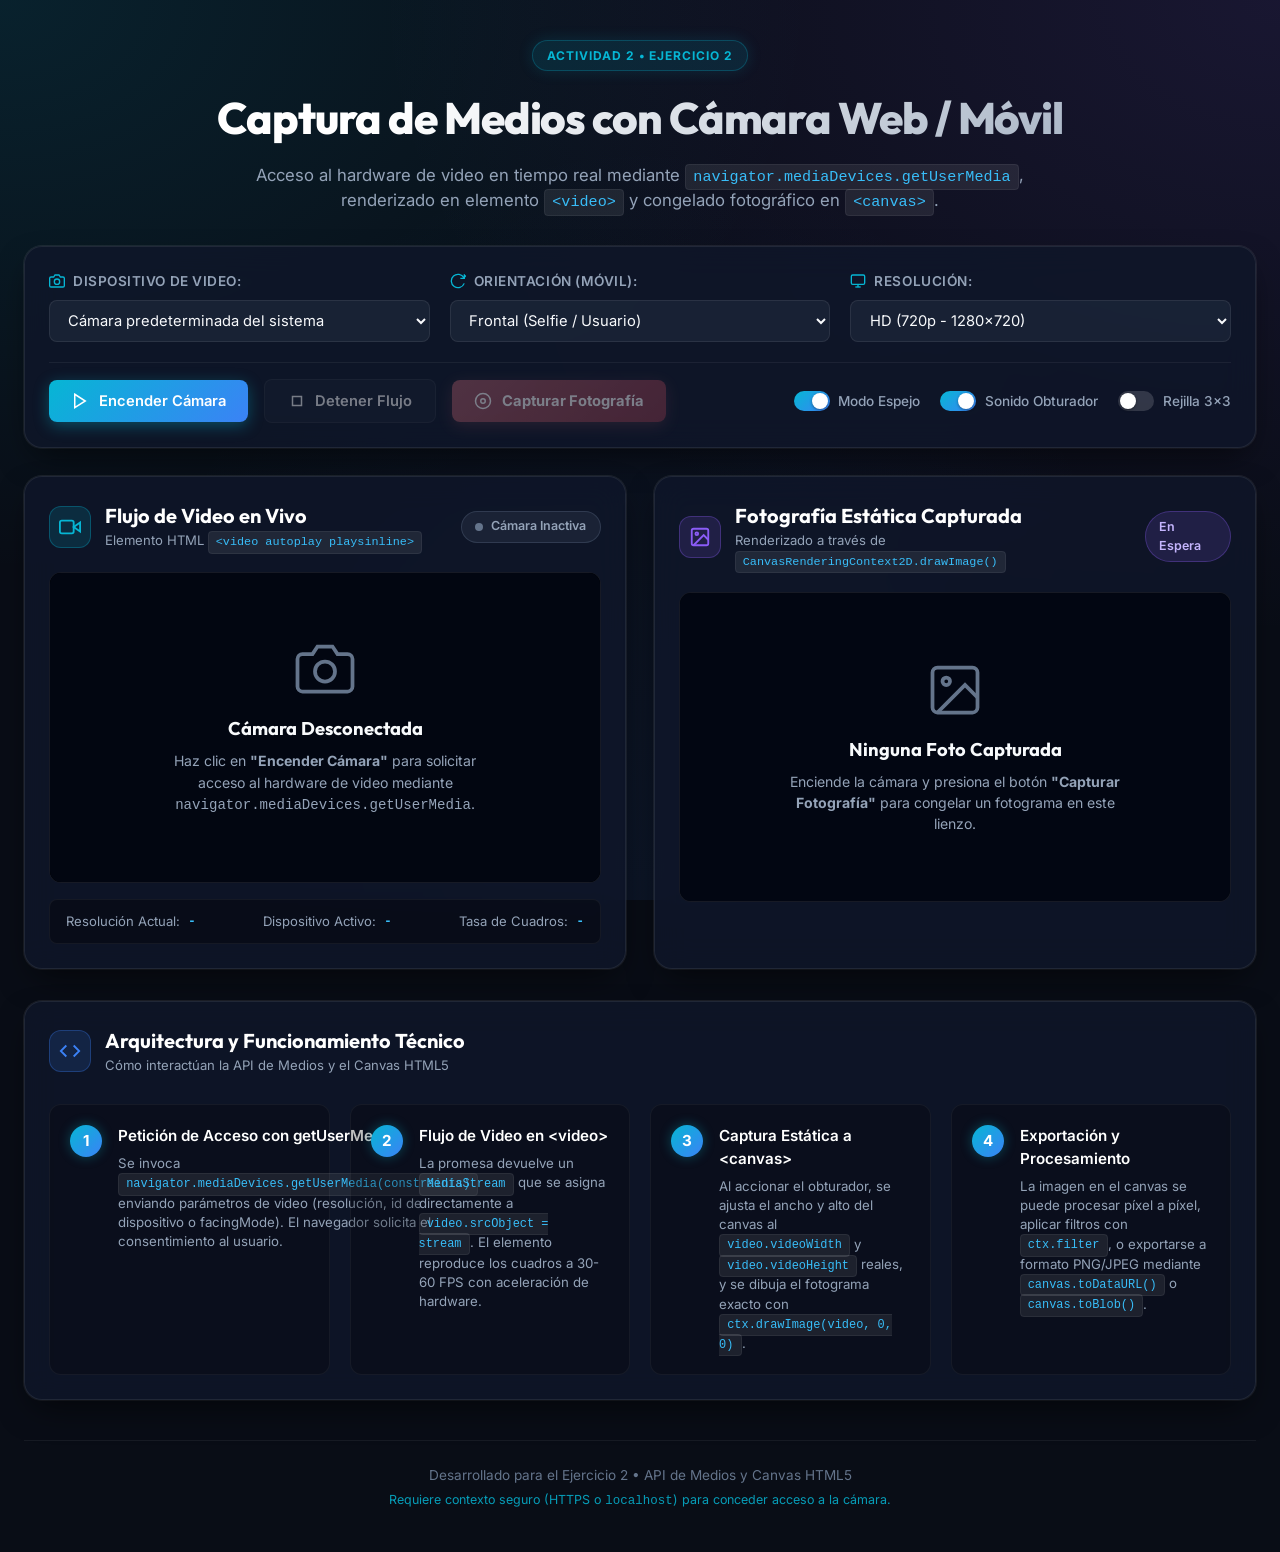
<file: Act.-2/index.html>
<!DOCTYPE html>
<html lang="es">
<head>
  <meta charset="UTF-8">
  <meta name="viewport" content="width=device-width, initial-scale=1.0">
  <title>Ejercicio 2 - Captura de Medios con Cámara Web/Móvil</title>
  <meta name="description" content="Acceso al hardware de video mediante navigator.mediaDevices.getUserMedia, renderizado en video y captura estática a canvas HTML.">
  
  <!-- Google Fonts: Inter & Outfit -->
  <link rel="preconnect" href="https://fonts.googleapis.com">
  <link rel="preconnect" href="https://fonts.gstatic.com" crossorigin>
  <link href="https://fonts.googleapis.com/css2?family=Inter:wght@300;400;500;600;700&family=Outfit:wght@500;600;700;800&display=swap" rel="stylesheet">
  
  <!-- Custom Styles -->
  <link rel="stylesheet" href="style.css">
</head>
<body>
  <!-- Shutter Flash Overlay for Photo Capture -->
  <div id="shutterFlash" class="shutter-flash" aria-hidden="true"></div>

  <div class="app-container">
    <!-- Header -->
    <header class="app-header">
      <div class="badge-tag">Actividad 2 • Ejercicio 2</div>
      <h1>Captura de Medios con Cámara Web / Móvil</h1>
      <p class="subtitle">
        Acceso al hardware de video en tiempo real mediante <code>navigator.mediaDevices.getUserMedia</code>, renderizado en elemento <code>&lt;video&gt;</code> y congelado fotográfico en <code>&lt;canvas&gt;</code>.
      </p>
    </header>

    <!-- Barra de Control y Configuración Rápida -->
    <section class="control-panel-card">
      <div class="panel-row">
        <!-- Selector de Cámara -->
        <div class="control-group">
          <label for="cameraSelect">
            <svg class="icon-sm" viewBox="0 0 24 24" fill="none" stroke="currentColor" stroke-width="2">
              <path d="M23 19a2 2 0 0 1-2 2H3a2 2 0 0 1-2-2V8a2 2 0 0 1 2-2h4l2-3h6l2 3h4a2 2 0 0 1 2 2z"/>
              <circle cx="12" cy="13" r="4"/>
            </svg>
            Dispositivo de Video:
          </label>
          <select id="cameraSelect" class="form-select">
            <option value="">Detectando cámaras disponibles...</option>
          </select>
        </div>

        <!-- Orientación / Facing Mode -->
        <div class="control-group">
          <label for="facingModeSelect">
            <svg class="icon-sm" viewBox="0 0 24 24" fill="none" stroke="currentColor" stroke-width="2">
              <path d="M21.5 2v6h-6M21.34 15.57a10 10 0 1 1-.57-8.38l5.67-5.67"/>
            </svg>
            Orientación (Móvil):
          </label>
          <select id="facingModeSelect" class="form-select">
            <option value="user">Frontal (Selfie / Usuario)</option>
            <option value="environment">Trasera (Ambiente / Principal)</option>
          </select>
        </div>

        <!-- Resolución Deseada -->
        <div class="control-group">
          <label for="resolutionSelect">
            <svg class="icon-sm" viewBox="0 0 24 24" fill="none" stroke="currentColor" stroke-width="2">
              <rect x="2" y="3" width="20" height="14" rx="2" ry="2"/>
              <line x1="8" y1="21" x2="16" y2="21"/>
              <line x1="12" y1="17" x2="12" y2="21"/>
            </svg>
            Resolución:
          </label>
          <select id="resolutionSelect" class="form-select">
            <option value="1920x1080">Full HD (1080p - 1920x1080)</option>
            <option value="1280x720" selected>HD (720p - 1280x720)</option>
            <option value="640x480">Estándar (VGA - 640x480)</option>
          </select>
        </div>
      </div>

      <!-- Botones de Acción Primaria -->
      <div class="action-buttons-row">
        <button id="btnStartCamera" class="btn btn-primary">
          <svg class="btn-icon" viewBox="0 0 24 24" fill="none" stroke="currentColor" stroke-width="2">
            <polygon points="5 3 19 12 5 21 5 3"/>
          </svg>
          Encender Cámara
        </button>

        <button id="btnStopCamera" class="btn btn-outline" disabled>
          <svg class="btn-icon" viewBox="0 0 24 24" fill="none" stroke="currentColor" stroke-width="2">
            <rect x="6" y="6" width="12" height="12"/>
          </svg>
          Detener Flujo
        </button>

        <button id="btnCapturePhoto" class="btn btn-capture" disabled>
          <svg class="btn-icon" viewBox="0 0 24 24" fill="none" stroke="currentColor" stroke-width="2">
            <circle cx="12" cy="12" r="10"/>
            <circle cx="12" cy="12" r="3"/>
          </svg>
          Capturar Fotografía
        </button>

        <div class="toggles-cluster">
          <label class="toggle-control" title="Efecto espejo horizontal para previsualización natural">
            <input type="checkbox" id="toggleMirror" checked>
            <span class="toggle-slider"></span>
            <span class="toggle-label">Modo Espejo</span>
          </label>
          <label class="toggle-control" title="Reproducir sonido de obturador sintético con Web Audio API">
            <input type="checkbox" id="toggleSound" checked>
            <span class="toggle-slider"></span>
            <span class="toggle-label">Sonido Obturador</span>
          </label>
          <label class="toggle-control" title="Muestra guías de encuadre fotográfico (regla de los tercios)">
            <input type="checkbox" id="toggleGrid">
            <span class="toggle-slider"></span>
            <span class="toggle-label">Rejilla 3x3</span>
          </label>
        </div>
      </div>
    </section>

    <!-- Alertas de Estado / Errores -->
    <div id="statusAlert" class="alert-box alert-hidden" role="alert">
      <div class="alert-icon" id="alertIcon"></div>
      <div class="alert-content">
        <strong id="alertTitle">Estado</strong>
        <p id="alertMessage">Mensaje informativo</p>
      </div>
      <button id="alertCloseBtn" class="alert-close" aria-label="Cerrar">&times;</button>
    </div>

    <!-- Grid Principal de Renderizado: Video vs Canvas -->
    <main class="media-display-grid">
      
      <!-- Panel Izquierdo: Flujo en Vivo (<video>) -->
      <section class="card camera-card">
        <div class="card-header">
          <div class="header-left">
            <div class="icon-circle icon-live">
              <svg viewBox="0 0 24 24" fill="none" stroke="currentColor" stroke-width="2">
                <path d="M23 7l-7 5 7 5V7z"/>
                <rect x="1" y="5" width="15" height="14" rx="2" ry="2"/>
              </svg>
            </div>
            <div>
              <h2>Flujo de Video en Vivo</h2>
              <p class="card-desc">Elemento HTML <code>&lt;video autoplay playsinline&gt;</code></p>
            </div>
          </div>
          <div class="stream-pill" id="streamStatusPill">
            <span class="status-indicator-dot" id="streamDot"></span>
            <span id="streamStatusText">Cámara Inactiva</span>
          </div>
        </div>

        <!-- Visor del Video con Overlays -->
        <div class="viewport-wrapper" id="videoViewport">
          <!-- Elemento Video HTML5 -->
          <video id="videoElement" autoplay playsinline muted class="mirrored"></video>

          <!-- Rejilla de Composición Fotográfica (Regla de Tercios) -->
          <div class="viewfinder-grid" id="viewfinderGrid">
            <div class="grid-line vertical line-1"></div>
            <div class="grid-line vertical line-2"></div>
            <div class="grid-line horizontal line-1"></div>
            <div class="grid-line horizontal line-2"></div>
          </div>

          <!-- Marcador Central de Enfoque -->
          <div class="focus-reticle" id="focusReticle">
            <div class="corner top-left"></div>
            <div class="corner top-right"></div>
            <div class="corner bottom-left"></div>
            <div class="corner bottom-right"></div>
            <div class="center-crosshair">+</div>
          </div>

          <!-- Placeholder cuando la cámara está apagada -->
          <div class="viewport-placeholder" id="videoPlaceholder">
            <div class="placeholder-icon">
              <svg viewBox="0 0 24 24" fill="none" stroke="currentColor" stroke-width="1.5">
                <path d="M23 19a2 2 0 0 1-2 2H3a2 2 0 0 1-2-2V8a2 2 0 0 1 2-2h4l2-3h6l2 3h4a2 2 0 0 1 2 2z"/>
                <circle cx="12" cy="13" r="4"/>
              </svg>
            </div>
            <h3>Cámara Desconectada</h3>
            <p>Haz clic en <strong>"Encender Cámara"</strong> para solicitar acceso al hardware de video mediante <code>navigator.mediaDevices.getUserMedia</code>.</p>
          </div>
        </div>

        <!-- Telemetría en Tiempo Real del Flujo -->
        <div class="stream-telemetry">
          <div class="telemetry-item">
            <span class="telemetry-label">Resolución Actual:</span>
            <span class="telemetry-value" id="currentResolution">-</span>
          </div>
          <div class="telemetry-item">
            <span class="telemetry-label">Dispositivo Activo:</span>
            <span class="telemetry-value" id="currentDeviceLabel">-</span>
          </div>
          <div class="telemetry-item">
            <span class="telemetry-label">Tasa de Cuadros:</span>
            <span class="telemetry-value" id="currentFrameRate">-</span>
          </div>
        </div>
      </section>

      <!-- Panel Derecho: Fotografía Capturada (<canvas>) -->
      <section class="card canvas-card">
        <div class="card-header">
          <div class="header-left">
            <div class="icon-circle icon-photo">
              <svg viewBox="0 0 24 24" fill="none" stroke="currentColor" stroke-width="2">
                <rect x="3" y="3" width="18" height="18" rx="2" ry="2"/>
                <circle cx="8.5" cy="8.5" r="1.5"/>
                <polyline points="21 15 16 10 5 21"/>
              </svg>
            </div>
            <div>
              <h2>Fotografía Estática Capturada</h2>
              <p class="card-desc">Renderizado a través de <code>CanvasRenderingContext2D.drawImage()</code></p>
            </div>
          </div>
          <span class="status-pill status-ready" id="photoStatusBadge">
            <span id="photoBadgeText">En Espera</span>
          </span>
        </div>

        <!-- Visor del Canvas -->
        <div class="viewport-wrapper" id="canvasViewport">
          <!-- Elemento Canvas HTML5 -->
          <canvas id="photoCanvas" class="hidden-canvas"></canvas>

          <!-- Placeholder cuando aún no se ha tomado fotografía -->
          <div class="viewport-placeholder" id="canvasPlaceholder">
            <div class="placeholder-icon">
              <svg viewBox="0 0 24 24" fill="none" stroke="currentColor" stroke-width="1.5">
                <rect x="3" y="3" width="18" height="18" rx="2" ry="2"/>
                <circle cx="8.5" cy="8.5" r="1.5"/>
                <path d="m21 15-5-5L5 21"/>
              </svg>
            </div>
            <h3>Ninguna Foto Capturada</h3>
            <p>Enciende la cámara y presiona el botón <strong>"Capturar Fotografía"</strong> para congelar un fotograma en este lienzo.</p>
          </div>
        </div>

        <!-- Filtros Rápidos de Canvas -->
        <div class="filters-panel" id="filtersPanel" style="display: none;">
          <span class="filter-title">Filtros de Procesamiento:</span>
          <div class="filter-chips">
            <button class="filter-chip active" data-filter="none">Original</button>
            <button class="filter-chip" data-filter="grayscale">B & N</button>
            <button class="filter-chip" data-filter="sepia">Sepia</button>
            <button class="filter-chip" data-filter="invert">Invertido</button>
            <button class="filter-chip" data-filter="contrast">Alto Contraste</button>
            <button class="filter-chip" data-filter="cyberpunk">Cyberpunk</button>
          </div>
        </div>

        <!-- Metadatos de la Fotografía -->
        <div class="photo-metadata" id="photoMetadata" style="display: none;">
          <div class="telemetry-item">
            <span class="telemetry-label">Dimensiones Reales:</span>
            <span class="telemetry-value" id="photoDimensions">-</span>
          </div>
          <div class="telemetry-item">
            <span class="telemetry-label">Hora de Toma:</span>
            <span class="telemetry-value" id="photoTimestamp">-</span>
          </div>
          <div class="telemetry-item">
            <span class="telemetry-label">Formato:</span>
            <span class="telemetry-value">PNG (Sin Pérdida)</span>
          </div>
        </div>

        <!-- Acciones sobre la Foto -->
        <div class="photo-actions" id="photoActions" style="display: none;">
          <button id="btnDownloadPhoto" class="btn btn-secondary">
            <svg class="btn-icon" viewBox="0 0 24 24" fill="none" stroke="currentColor" stroke-width="2">
              <path d="M21 15v4a2 2 0 0 1-2 2H5a2 2 0 0 1-2-2v-4"/>
              <polyline points="7 10 12 15 17 10"/>
              <line x1="12" y1="15" x2="12" y2="3"/>
            </svg>
            Descargar Imagen (.png)
          </button>

          <button id="btnCopyPhoto" class="btn btn-outline">
            <svg class="btn-icon" viewBox="0 0 24 24" fill="none" stroke="currentColor" stroke-width="2">
              <rect x="9" y="9" width="13" height="13" rx="2" ry="2"/>
              <path d="M5 15H4a2 2 0 0 1-2-2V4a2 2 0 0 1 2-2h9a2 2 0 0 1 2 2v1"/>
            </svg>
            Copiar al Portapapeles
          </button>

          <button id="btnClearPhoto" class="btn btn-ghost" title="Limpiar captura actual">
            <svg class="btn-icon" viewBox="0 0 24 24" fill="none" stroke="currentColor" stroke-width="2">
              <polyline points="3 6 5 6 21 6"/>
              <path d="M19 6v14a2 2 0 0 1-2 2H7a2 2 0 0 1-2-2V6m3 0V4a2 2 0 0 1 2-2h4a2 2 0 0 1 2 2v2"/>
            </svg>
            Limpiar
          </button>
        </div>
      </section>

    </main>

    <!-- Galería de Capturas de la Sesión -->
    <section class="card gallery-card" id="gallerySection" style="display: none;">
      <div class="card-header">
        <div class="header-left">
          <div class="icon-circle icon-gallery">
            <svg viewBox="0 0 24 24" fill="none" stroke="currentColor" stroke-width="2">
              <rect x="2" y="2" width="20" height="20" rx="5" ry="5"/>
              <path d="M16 11.37A4 4 0 1 1 12.63 8 4 4 0 0 1 16 11.37z"/>
              <line x1="17.5" y1="6.5" x2="17.51" y2="6.5"/>
            </svg>
          </div>
          <div>
            <h2>Galería de la Sesión</h2>
            <p class="card-desc">Historial de tomas capturadas durante la ejecución actual</p>
          </div>
        </div>
        <button id="btnClearGallery" class="btn btn-ghost btn-sm">Limpiar Galería</button>
      </div>

      <div class="gallery-strip" id="galleryStrip">
        <!-- Miniaturas inyectadas dinámicamente con JS -->
      </div>
    </section>

    <!-- Tarjeta de Referencia Técnica y Explicación -->
    <section class="card technical-card">
      <div class="card-header">
        <div class="header-left">
          <div class="icon-circle icon-code">
            <svg viewBox="0 0 24 24" fill="none" stroke="currentColor" stroke-width="2">
              <polyline points="16 18 22 12 16 6"/>
              <polyline points="8 6 2 12 8 18"/>
            </svg>
          </div>
          <div>
            <h2>Arquitectura y Funcionamiento Técnico</h2>
            <p class="card-desc">Cómo interactúan la API de Medios y el Canvas HTML5</p>
          </div>
        </div>
      </div>

      <div class="tech-steps-grid">
        <div class="step-card">
          <div class="step-number">1</div>
          <div class="step-content">
            <h3>Petición de Acceso con getUserMedia</h3>
            <p>Se invoca <code>navigator.mediaDevices.getUserMedia(constraints)</code> enviando parámetros de video (resolución, id de dispositivo o facingMode). El navegador solicita el consentimiento al usuario.</p>
          </div>
        </div>

        <div class="step-card">
          <div class="step-number">2</div>
          <div class="step-content">
            <h3>Flujo de Video en &lt;video&gt;</h3>
            <p>La promesa devuelve un <code>MediaStream</code> que se asigna directamente a <code>video.srcObject = stream</code>. El elemento reproduce los cuadros a 30-60 FPS con aceleración de hardware.</p>
          </div>
        </div>

        <div class="step-card">
          <div class="step-number">3</div>
          <div class="step-content">
            <h3>Captura Estática a &lt;canvas&gt;</h3>
            <p>Al accionar el obturador, se ajusta el ancho y alto del canvas al <code>video.videoWidth</code> y <code>video.videoHeight</code> reales, y se dibuja el fotograma exacto con <code>ctx.drawImage(video, 0, 0)</code>.</p>
          </div>
        </div>

        <div class="step-card">
          <div class="step-number">4</div>
          <div class="step-content">
            <h3>Exportación y Procesamiento</h3>
            <p>La imagen en el canvas se puede procesar píxel a píxel, aplicar filtros con <code>ctx.filter</code>, o exportarse a formato PNG/JPEG mediante <code>canvas.toDataURL()</code> o <code>canvas.toBlob()</code>.</p>
          </div>
        </div>
      </div>
    </section>

    <!-- Footer -->
    <footer class="app-footer">
      <p>Desarrollado para el Ejercicio 2 • API de Medios y Canvas HTML5</p>
      <p class="footer-note">Requiere contexto seguro (HTTPS o <code>localhost</code>) para conceder acceso a la cámara.</p>
    </footer>
  </div>

  <!-- Script Principal -->
  <script src="script.js"></script>
</body>
</html>
</file>
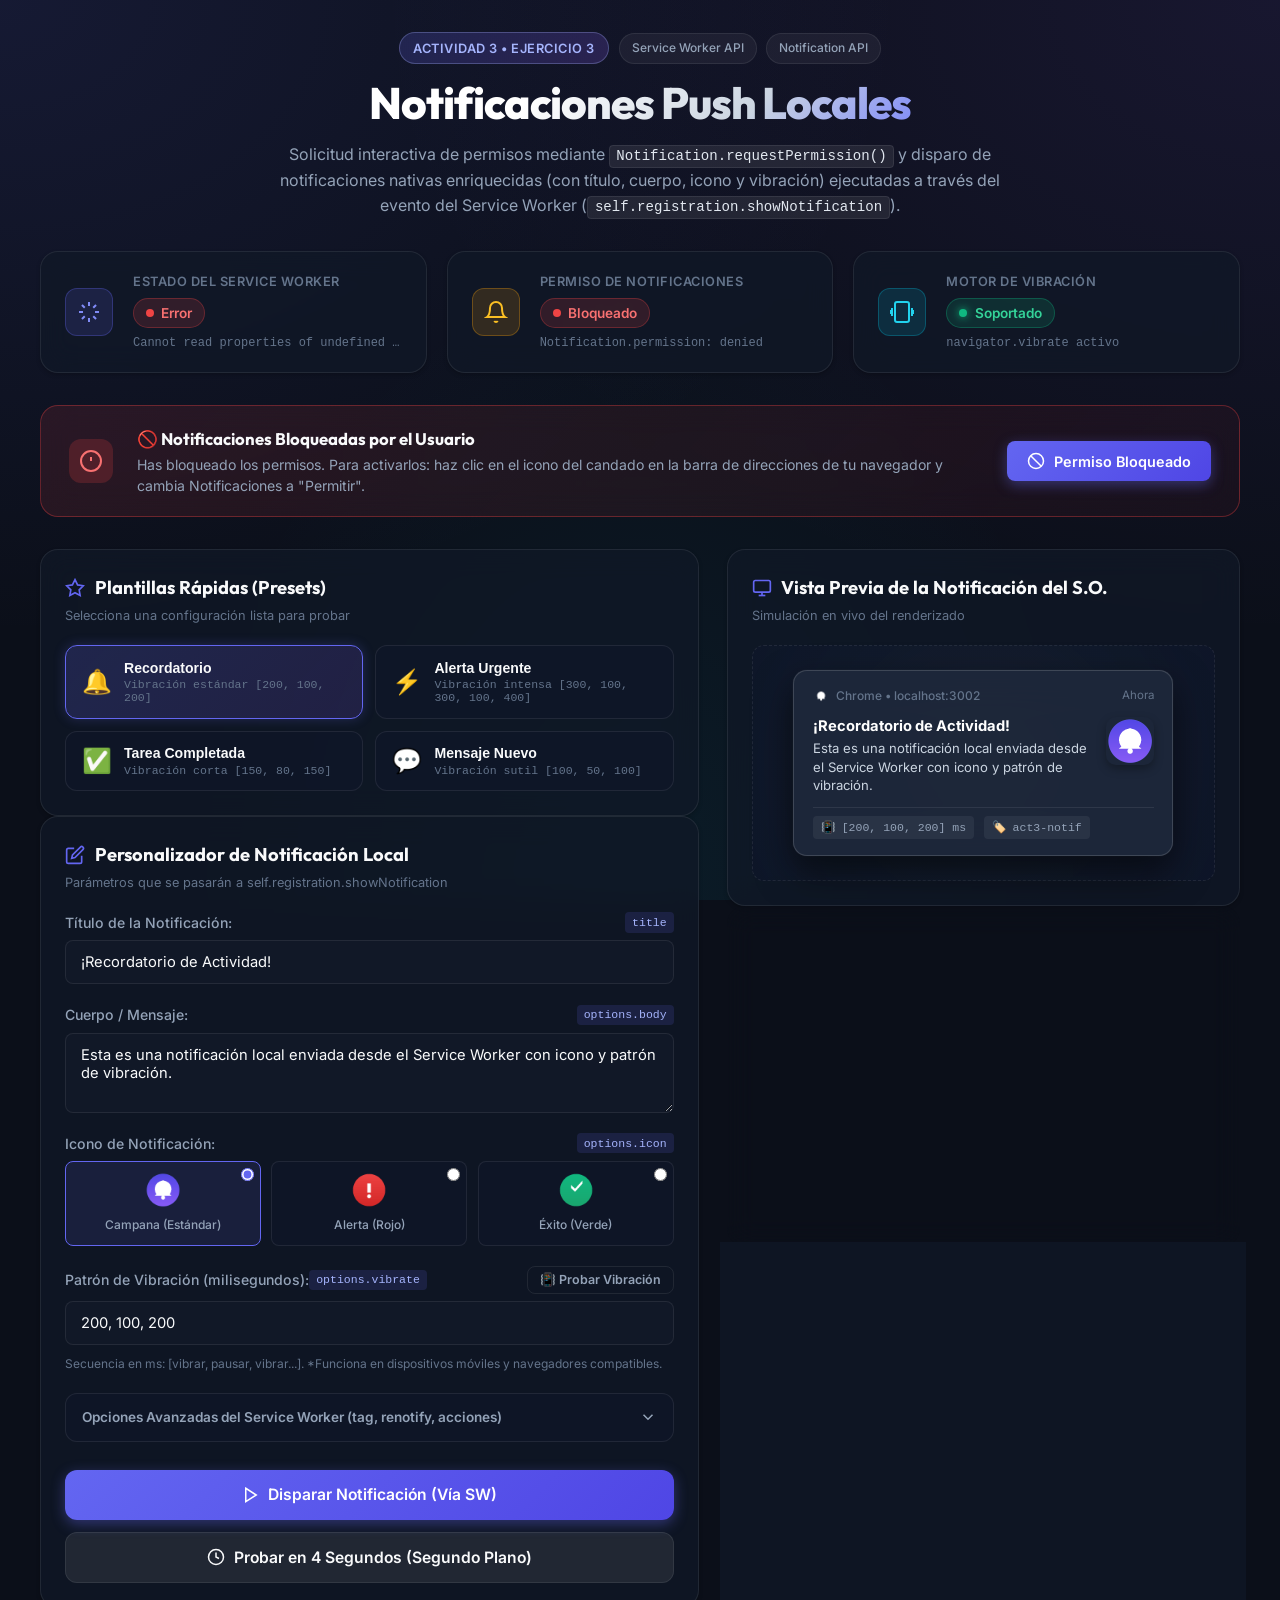
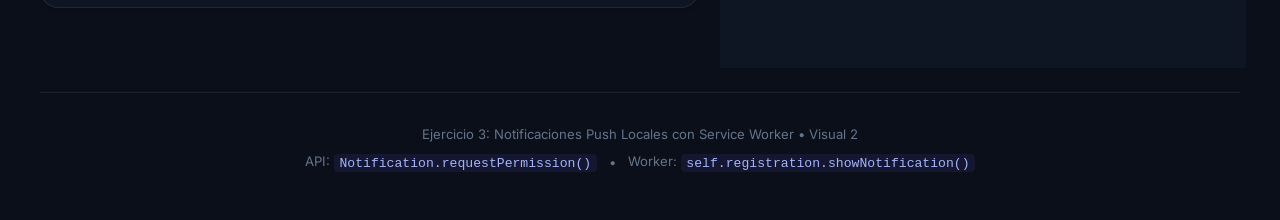
<file: Act.-3/index.html>
<!DOCTYPE html>
<html lang="es">
<head>
  <meta charset="UTF-8">
  <meta name="viewport" content="width=device-width, initial-scale=1.0">
  <title>Ejercicio 3 - Notificaciones Push Locales con Service Worker</title>
  <meta name="description" content="Implementación de notificaciones push locales desde Service Worker con Notification.requestPermission, título, cuerpo, icono y vibración personalizada.">
  
  <!-- Google Fonts: Inter & Outfit -->
  <link rel="preconnect" href="https://fonts.googleapis.com">
  <link rel="preconnect" href="https://fonts.gstatic.com" crossorigin>
  <link href="https://fonts.googleapis.com/css2?family=Inter:wght@300;400;500;600;700&family=Outfit:wght@500;600;700;800&display=swap" rel="stylesheet">
  
  <!-- Estilos Personalizados -->
  <link rel="stylesheet" href="style.css">
</head>
<body>

  <!-- Alerta emergente en toast para eventos en vivo -->
  <div id="toastContainer" class="toast-container" aria-live="polite"></div>

  <div class="app-container">
    
    <!-- Encabezado Principal -->
    <header class="app-header">
      <div class="header-badges">
        <span class="badge-tag">Actividad 3 • Ejercicio 3</span>
        <span class="badge-tech">Service Worker API</span>
        <span class="badge-tech">Notification API</span>
      </div>
      <h1>Notificaciones Push Locales</h1>
      <p class="subtitle">
        Solicitud interactiva de permisos mediante <code>Notification.requestPermission()</code> y disparo de notificaciones nativas enriquecidas (con título, cuerpo, icono y vibración) ejecutadas a través del evento del Service Worker (<code>self.registration.showNotification</code>).
      </p>
    </header>

    <!-- Estado del Sistema y Diagnóstico en Tiempo Real -->
    <section class="status-grid" aria-label="Diagnóstico del Sistema">
      
      <!-- Estado del Service Worker -->
      <div class="status-card" id="swStatusCard">
        <div class="card-icon sw-icon">
          <svg viewBox="0 0 24 24" fill="none" stroke="currentColor" stroke-width="2">
            <path d="M12 2v4M12 18v4M4.93 4.93l2.83 2.83M16.24 16.24l2.83 2.83M2 12h4M18 12h4M4.93 19.07l2.83-2.83M16.24 7.76l2.83-2.83"/>
          </svg>
        </div>
        <div class="card-content">
          <span class="card-label">Estado del Service Worker</span>
          <div class="badge-status-container">
            <span id="swBadge" class="status-pill pill-warning">
              <span class="dot"></span>
              <span id="swStatusText">Verificando...</span>
            </span>
          </div>
          <p id="swDetails" class="status-meta">Scope: Detectando...</p>
        </div>
      </div>

      <!-- Estado de Permisos de Notificación -->
      <div class="status-card" id="permStatusCard">
        <div class="card-icon notif-icon">
          <svg viewBox="0 0 24 24" fill="none" stroke="currentColor" stroke-width="2">
            <path d="M18 8A6 6 0 0 0 6 8c0 7-3 9-3 9h18s-3-2-3-9"/>
            <path d="M13.73 21a2 2 0 0 1-3.46 0"/>
          </svg>
        </div>
        <div class="card-content">
          <span class="card-label">Permiso de Notificaciones</span>
          <div class="badge-status-container">
            <span id="permBadge" class="status-pill pill-neutral">
              <span class="dot"></span>
              <span id="permStatusText">Pendiente</span>
            </span>
          </div>
          <p id="permDetails" class="status-meta">Notification.permission: default</p>
        </div>
      </div>

      <!-- Soporte de Motor de Vibración -->
      <div class="status-card" id="vibStatusCard">
        <div class="card-icon vib-icon">
          <svg viewBox="0 0 24 24" fill="none" stroke="currentColor" stroke-width="2">
            <rect x="5" y="2" width="14" height="20" rx="2" ry="2"/>
            <line x1="12" y1="18" x2="12.01" y2="18"/>
            <path d="M2 8v8M22 8v8M1 10v4M23 10v4"/>
          </svg>
        </div>
        <div class="card-content">
          <span class="card-label">Motor de Vibración</span>
          <div class="badge-status-container">
            <span id="vibBadge" class="status-pill pill-info">
              <span class="dot"></span>
              <span id="vibStatusText">Detectando...</span>
            </span>
          </div>
          <p id="vibDetails" class="status-meta">navigator.vibrate</p>
        </div>
      </div>

    </section>

    <!-- Banner de Permisos / Acción Rápida -->
    <div id="permissionBanner" class="permission-banner banner-warning">
      <div class="banner-icon">
        <svg viewBox="0 0 24 24" fill="none" stroke="currentColor" stroke-width="2">
          <circle cx="12" cy="12" r="10"/>
          <line x1="12" y1="8" x2="12" y2="12"/>
          <line x1="12" y1="16" x2="12.01" y2="16"/>
        </svg>
      </div>
      <div class="banner-body">
        <h4 id="bannerTitle">Permiso de Notificación Requerido</h4>
        <p id="bannerDesc">
          Para que el Service Worker pueda desplegar notificaciones nativas en el sistema operativo, debes otorgar permiso explícito al sitio web.
        </p>
      </div>
      <div class="banner-action">
        <button id="btnRequestPermission" class="btn btn-primary btn-glow">
          <svg viewBox="0 0 24 24" fill="none" stroke="currentColor" stroke-width="2">
            <path d="M18 8A6 6 0 0 0 6 8c0 7-3 9-3 9h18s-3-2-3-9"/>
            <path d="M13.73 21a2 2 0 0 1-3.46 0"/>
          </svg>
          Solicitar Permiso
        </button>
      </div>
    </div>

    <!-- Contenido Principal: Dos Columnas -->
    <main class="main-layout">
      
      <!-- Columna Izquierda: Formulario de Notificación y Presets -->
      <section class="config-section">
        
        <!-- Tarjeta de Plantillas Rápidas -->
        <div class="card preset-card">
          <div class="card-header">
            <h3>
              <svg class="header-icon" viewBox="0 0 24 24" fill="none" stroke="currentColor" stroke-width="2">
                <polygon points="12 2 15.09 8.26 22 9.27 17 14.14 18.18 21.02 12 17.77 5.82 21.02 7 14.14 2 9.27 8.91 8.26 12 2"/>
              </svg>
              Plantillas Rápidas (Presets)
            </h3>
            <span class="header-hint">Selecciona una configuración lista para probar</span>
          </div>

          <div class="presets-grid">
            <button type="button" class="preset-btn active" data-preset="reminder">
              <span class="preset-emoji">🔔</span>
              <div class="preset-info">
                <strong>Recordatorio</strong>
                <small>Vibración estándar [200, 100, 200]</small>
              </div>
            </button>

            <button type="button" class="preset-btn" data-preset="urgent">
              <span class="preset-emoji">⚡</span>
              <div class="preset-info">
                <strong>Alerta Urgente</strong>
                <small>Vibración intensa [300, 100, 300, 100, 400]</small>
              </div>
            </button>

            <button type="button" class="preset-btn" data-preset="task">
              <span class="preset-emoji">✅</span>
              <div class="preset-info">
                <strong>Tarea Completada</strong>
                <small>Vibración corta [150, 80, 150]</small>
              </div>
            </button>

            <button type="button" class="preset-btn" data-preset="message">
              <span class="preset-emoji">💬</span>
              <div class="preset-info">
                <strong>Mensaje Nuevo</strong>
                <small>Vibración sutil [100, 50, 100]</small>
              </div>
            </button>
          </div>
        </div>

        <!-- Tarjeta de Configuración de la Notificación -->
        <div class="card form-card">
          <div class="card-header">
            <h3>
              <svg class="header-icon" viewBox="0 0 24 24" fill="none" stroke="currentColor" stroke-width="2">
                <path d="M11 4H4a2 2 0 0 0-2 2v14a2 2 0 0 0 2 2h14a2 2 0 0 0 2-2v-7"/>
                <path d="M18.5 2.5a2.121 2.121 0 0 1 3 3L12 15l-4 1 1-4 9.5-9.5z"/>
              </svg>
              Personalizador de Notificación Local
            </h3>
            <span class="header-hint">Parámetros que se pasarán a self.registration.showNotification</span>
          </div>

          <form id="notificationForm" class="notification-form" onsubmit="return false;">
            
            <!-- Título -->
            <div class="form-group">
              <label for="notifTitle">
                <span>Título de la Notificación:</span>
                <span class="param-badge">title</span>
              </label>
              <input type="text" id="notifTitle" class="form-input" value="¡Recordatorio de Actividad!" maxlength="60" required placeholder="Ej: Nuevo aviso importante">
            </div>

            <!-- Cuerpo (Body) -->
            <div class="form-group">
              <label for="notifBody">
                <span>Cuerpo / Mensaje:</span>
                <span class="param-badge">options.body</span>
              </label>
              <textarea id="notifBody" class="form-textarea" rows="3" maxlength="200" required placeholder="Describe el contenido de la notificación...">Esta es una notificación local enviada desde el Service Worker con icono y patrón de vibración.</textarea>
            </div>

            <!-- Selector de Icono -->
            <div class="form-group">
              <label>
                <span>Icono de Notificación:</span>
                <span class="param-badge">options.icon</span>
              </label>
              <div class="icon-selector-group">
                <label class="icon-choice">
                  <input type="radio" name="iconOption" value="icons/icon-192.png" checked>
                  <img src="icons/icon-192.png" alt="Icono Campana" class="choice-thumb">
                  <span>Campana (Estándar)</span>
                </label>

                <label class="icon-choice">
                  <input type="radio" name="iconOption" value="icons/urgent.png">
                  <img src="icons/urgent.png" alt="Icono Urgente" class="choice-thumb">
                  <span>Alerta (Rojo)</span>
                </label>

                <label class="icon-choice">
                  <input type="radio" name="iconOption" value="icons/success.png">
                  <img src="icons/success.png" alt="Icono Éxito" class="choice-thumb">
                  <span>Éxito (Verde)</span>
                </label>
              </div>
            </div>

            <!-- Patrón de Vibración -->
            <div class="form-group">
              <div class="vibrate-label-row">
                <label for="notifVibrate">
                  <span>Patrón de Vibración (milisegundos):</span>
                  <span class="param-badge">options.vibrate</span>
                </label>
                <button type="button" id="btnTestHaptics" class="btn btn-sm btn-ghost" title="Prueba el motor de vibración de tu dispositivo">
                  📳 Probar Vibración
                </button>
              </div>
              <input type="text" id="notifVibrate" class="form-input" value="200, 100, 200" placeholder="Ej: 200, 100, 200, 100, 400">
              <span class="field-hint">Secuencia en ms: [vibrar, pausar, vibrar...]. *Funciona en dispositivos móviles y navegadores compatibles.</span>
            </div>

            <!-- Opciones Adicionales / Avanzadas -->
            <details class="advanced-accordion">
              <summary>
                <span>Opciones Avanzadas del Service Worker (tag, renotify, acciones)</span>
                <svg class="chevron-icon" viewBox="0 0 24 24" fill="none" stroke="currentColor" stroke-width="2">
                  <polyline points="6 9 12 15 18 9"/>
                </svg>
              </summary>
              <div class="advanced-content">
                <div class="form-row">
                  <div class="form-group col-6">
                    <label for="notifTag">
                      <span>Tag (Identificador):</span>
                      <span class="param-badge">options.tag</span>
                    </label>
                    <input type="text" id="notifTag" class="form-input" value="act3-notif" placeholder="act3-recordatorio">
                  </div>
                  <div class="form-group col-6">
                    <label for="notifSoundChime">
                      <span>Efecto de Sonido Web Audio:</span>
                    </label>
                    <select id="notifSoundChime" class="form-select">
                      <option value="bell">Sintetizador Campana Suave</option>
                      <option value="chime">Chime Moderno Trino</option>
                      <option value="urgent">Tono de Alerta Doble</option>
                      <option value="none">Silencioso (Solo Sistema)</option>
                    </select>
                  </div>
                </div>

                <div class="checkbox-group">
                  <label class="custom-checkbox">
                    <input type="checkbox" id="notifRenotify" checked>
                    <span class="checkbox-mark"></span>
                    <span><strong>Renotify:</strong> Volver a emitir vibración/sonido si se reemplaza una con el mismo tag.</span>
                  </label>

                  <label class="custom-checkbox">
                    <input type="checkbox" id="notifRequireInteraction">
                    <span class="checkbox-mark"></span>
                    <span><strong>Require Interaction:</strong> Mantener visible hasta que el usuario la descarte o pulse.</span>
                  </label>
                </div>
              </div>
            </details>

            <!-- Acciones Principales de Disparo -->
            <div class="dispatch-actions">
              
              <!-- Botón 1: Disparo Inmediato Vía SW -->
              <button type="button" id="btnDispatchSW" class="btn btn-primary btn-lg">
                <svg viewBox="0 0 24 24" fill="none" stroke="currentColor" stroke-width="2">
                  <polygon points="5 3 19 12 5 21 5 3"/>
                </svg>
                <span>Disparar Notificación (Vía SW)</span>
              </button>

              <!-- Botón 2: Disparo con Temporizador en Segundo Plano -->
              <button type="button" id="btnDispatchDelayed" class="btn btn-secondary btn-lg" title="Espera 4 segundos para que minimices o cambies de pestaña">
                <svg viewBox="0 0 24 24" fill="none" stroke="currentColor" stroke-width="2">
                  <circle cx="12" cy="12" r="10"/>
                  <polyline points="12 6 12 12 16 14"/>
                </svg>
                <span>Probar en 4 Segundos (Segundo Plano)</span>
              </button>

            </div>

          </form>
        </div>

      </section>

      <!-- Columna Derecha: Vista Previa, Explicación y Consola de Eventos -->
      <section class="preview-section">
        
        <!-- Tarjeta: Maqueta en Vivo de la Notificación del Sistema -->
        <div class="card preview-card">
          <div class="card-header">
            <h3>
              <svg class="header-icon" viewBox="0 0 24 24" fill="none" stroke="currentColor" stroke-width="2">
                <rect x="2" y="3" width="20" height="14" rx="2" ry="2"/>
                <line x1="8" y1="21" x2="16" y2="21"/>
                <line x1="12" y1="17" x2="12" y2="21"/>
              </svg>
              Vista Previa de la Notificación del S.O.
            </h3>
            <span class="header-hint">Simulación en vivo del renderizado</span>
          </div>

          <div class="mockup-stage">
            <div class="os-notification-mockup" id="osMockup">
              <div class="mockup-header">
                <div class="mockup-app-info">
                  <img src="icons/badge-72.png" alt="Badge" class="mockup-badge">
                  <span class="mockup-app-name">Chrome • localhost:3002</span>
                </div>
                <span class="mockup-time" id="mockupTime">Ahora</span>
              </div>

              <div class="mockup-content">
                <div class="mockup-texts">
                  <h5 id="mockupTitle" class="mockup-title">¡Recordatorio de Actividad!</h5>
                  <p id="mockupBody" class="mockup-body">Esta es una notificación local enviada desde el Service Worker con icono y patrón de vibración.</p>
                </div>
                <div class="mockup-icon-wrapper">
                  <img id="mockupIcon" src="icons/icon-192.png" alt="Icono Notificación" class="mockup-large-icon">
                </div>
              </div>

              <div class="mockup-footer">
                <span class="vibe-indicator" id="mockupVibeBadge">
                  📳 [200, 100, 200] ms
                </span>
                <span class="tag-indicator" id="mockupTagBadge">
                  🏷️ act3-notif
                </span>
              </div>
            </div>
          </div>
        </div>

        <!-- Tarjeta: Consola de Actividad y Eventos del Service Worker -->
        <div class="card console-card">
          <div class="card-header">
            <div class="console-title-group">
              <h3>
                <svg class="header-icon" viewBox="0 0 24 24" fill="none" stroke="currentColor" stroke-width="2">
                  <polyline points="4 17 10 11 4 5"/>
                  <line x1="12" y1="19" x2="20" y2="19"/>
                </svg>
                Consola de Eventos en Tiempo Real
              </h3>
              <span class="live-dot" title="Escuchando eventos del Service Worker"></span>
            </div>
            <div class="console-tools">
              <button id="btnClearConsole" class="btn btn-sm btn-ghost" title="Limpiar registros">
                Limpiar
              </button>
            </div>
          </div>

          <div class="console-body" id="consoleBody">
            <div class="log-entry log-system">
              <span class="log-time">00:00:00</span>
              <span class="log-tag tag-sys">SISTEMA</span>
              <span class="log-msg">Iniciando aplicación y comprobando soporte de Service Worker y Notification API...</span>
            </div>
          </div>
        </div>

        <!-- Tarjeta Educativa: Código Clave Implementado -->
        <div class="card code-card">
          <div class="card-header">
            <h3>
              <svg class="header-icon" viewBox="0 0 24 24" fill="none" stroke="currentColor" stroke-width="2">
                <polyline points="16 18 22 12 16 6"/>
                <polyline points="8 6 2 12 8 18"/>
              </svg>
              Código Clave del Ejercicio
            </h3>
          </div>

          <div class="code-snippets">
            <div class="snippet-block">
              <span class="snippet-title">1. Solicitud de Permisos (Cliente):</span>
              <pre><code>const permission = await Notification.requestPermission();
if (permission === 'granted') {
  console.log('Permiso concedido para notificar');
}</code></pre>
            </div>

            <div class="snippet-block">
              <span class="snippet-title">2. Disparo en el Service Worker (sw.js):</span>
              <pre><code>self.registration.showNotification(title, {
  body: 'Mensaje de la notificación',
  icon: 'icons/icon-192.png',
  vibrate: [200, 100, 200],
  tag: 'mi-alerta-local'
});</code></pre>
            </div>
          </div>
        </div>

      </section>

    </main>

    <!-- Footer -->
    <footer class="app-footer">
      <p>Ejercicio 3: Notificaciones Push Locales con Service Worker • Visual 2</p>
      <div class="footer-links">
        <span>API: <code>Notification.requestPermission()</code></span>
        <span>•</span>
        <span>Worker: <code>self.registration.showNotification()</code></span>
      </div>
    </footer>

  </div>

  <!-- Script Principal de la Aplicación -->
  <script src="script.js"></script>
</body>
</html>
</file>
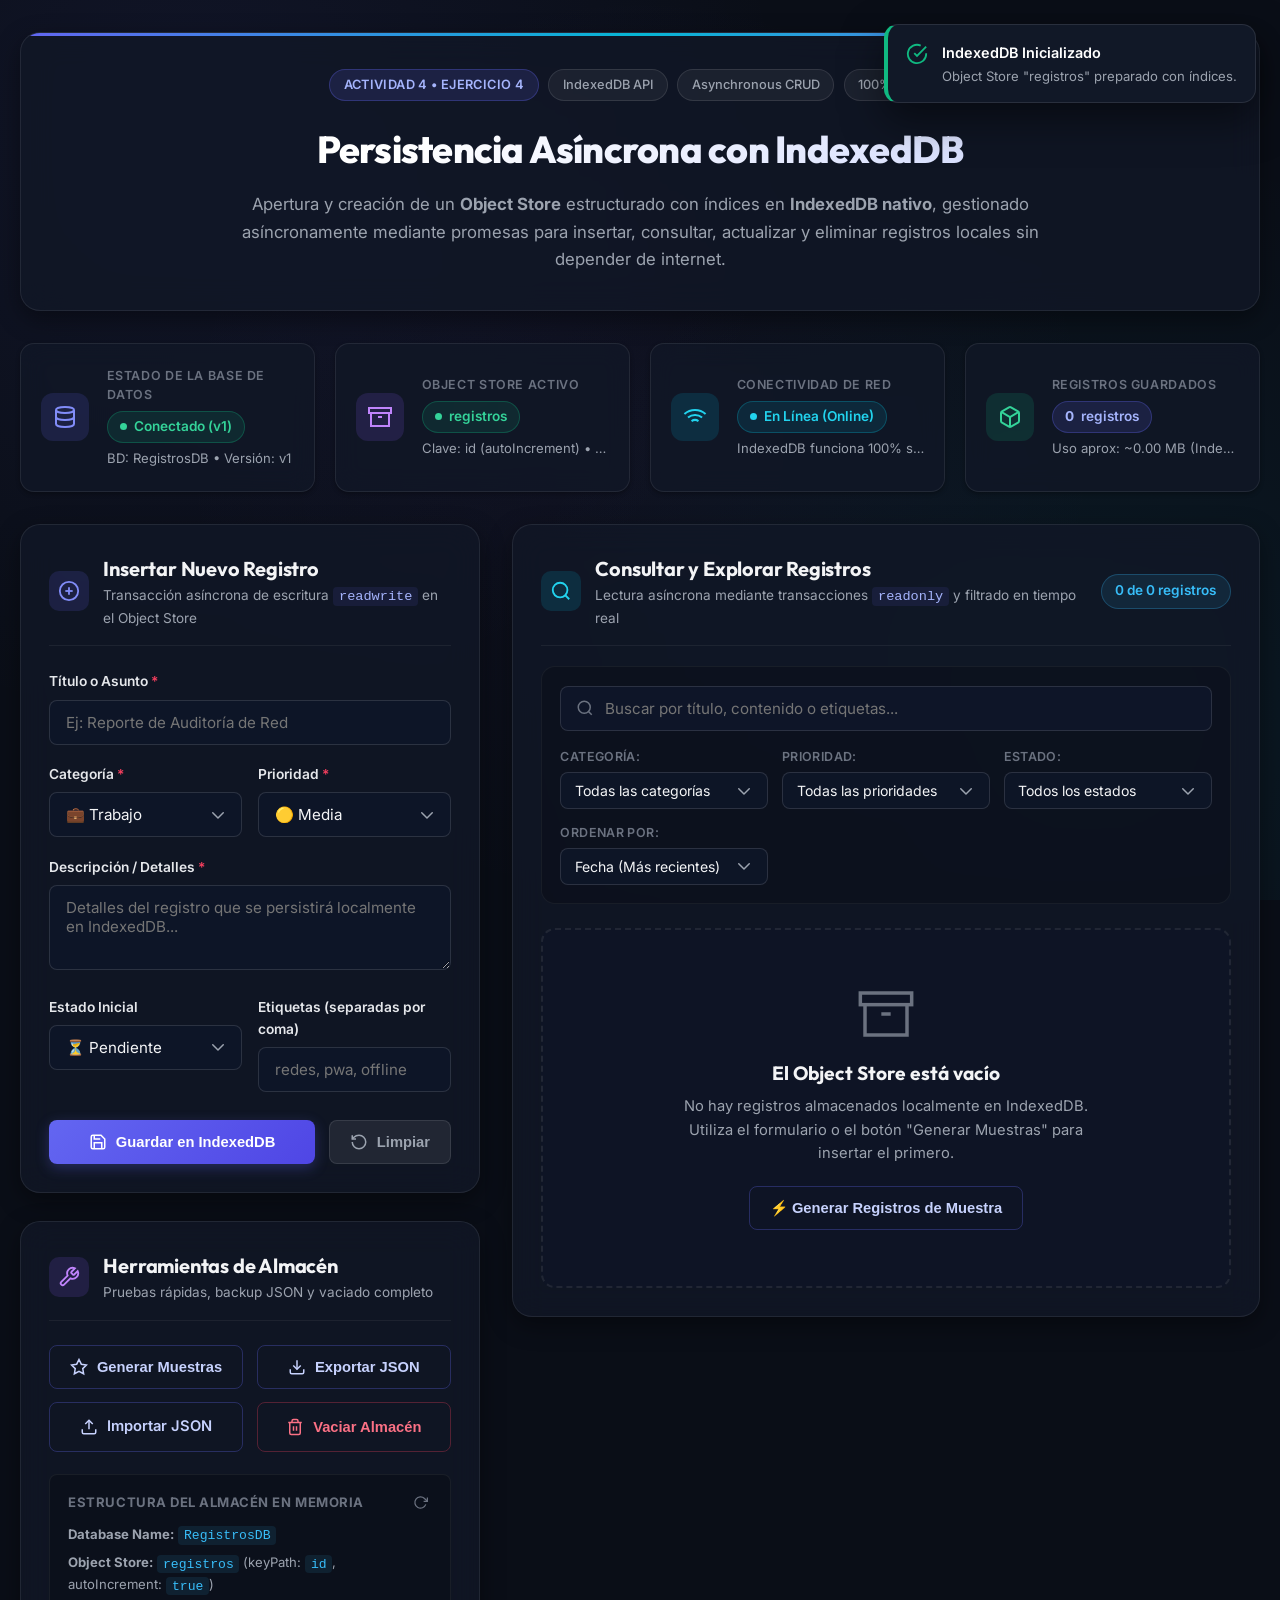
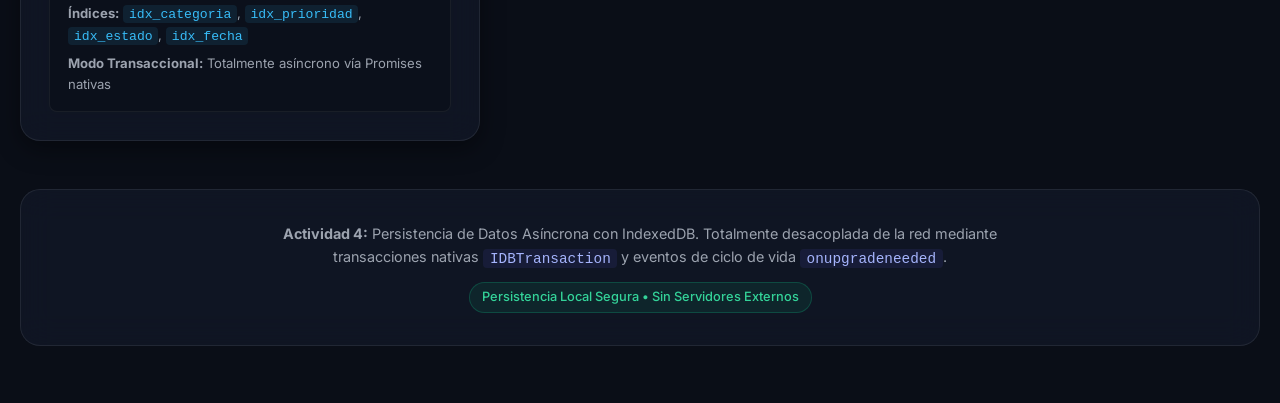
<file: Act.-4/index.html>
<!DOCTYPE html>
<html lang="es">
<head>
  <meta charset="UTF-8">
  <meta name="viewport" content="width=device-width, initial-scale=1.0">
  <title>Ejercicio 4 - Persistencia de Datos Asíncrona con IndexedDB</title>
  <meta name="description" content="Implementación nativa y asíncrona de IndexedDB para almacenamiento local persistente con Object Stores, índices y operaciones CRUD 100% offline.">

  <!-- Google Fonts: Inter & Outfit -->
  <link rel="preconnect" href="https://fonts.googleapis.com">
  <link rel="preconnect" href="https://fonts.gstatic.com" crossorigin>
  <link href="https://fonts.googleapis.com/css2?family=Inter:wght@300;400;500;600;700&family=Outfit:wght@500;600;700;800&display=swap" rel="stylesheet">

  <!-- Estilos Personalizados -->
  <link rel="stylesheet" href="style.css">
</head>
<body>

  <!-- Contenedor para Notificaciones Toast Flotantes -->
  <div id="toastContainer" class="toast-container" aria-live="polite"></div>

  <div class="app-container">

    <!-- Encabezado Principal -->
    <header class="app-header">
      <div class="header-badges">
        <span class="badge-tag">Actividad 4 • Ejercicio 4</span>
        <span class="badge-tech">IndexedDB API</span>
        <span class="badge-tech">Asynchronous CRUD</span>
        <span class="badge-tech">100% Offline</span>
      </div>
      <h1>Persistencia Asíncrona con IndexedDB</h1>
      <p class="subtitle">
        Apertura y creación de un <strong>Object Store</strong> estructurado con índices en <strong>IndexedDB nativo</strong>, gestionado asíncronamente mediante promesas para insertar, consultar, actualizar y eliminar registros locales sin depender de internet.
      </p>
    </header>

    <!-- Barra de Diagnóstico y Estado del Almacenamiento -->
    <section class="status-grid" aria-label="Diagnóstico de IndexedDB y Red">
      
      <!-- Estado de IndexedDB -->
      <div class="status-card" id="dbStatusCard">
        <div class="card-icon db-icon">
          <svg viewBox="0 0 24 24" fill="none" stroke="currentColor" stroke-width="2">
            <ellipse cx="12" cy="5" rx="9" ry="3"/>
            <path d="M21 12c0 1.66-4 3-9 3s-9-1.34-9-3"/>
            <path d="M3 5v14c0 1.66 4 3 9 3s9-1.34 9-3V5"/>
          </svg>
        </div>
        <div class="card-content">
          <span class="card-label">Estado de la Base de Datos</span>
          <div class="badge-status-container">
            <span id="dbBadge" class="status-pill pill-warning">
              <span class="dot"></span>
              <span id="dbStatusText">Conectando...</span>
            </span>
          </div>
          <p id="dbDetails" class="status-meta">BD: RegistrosDB • Versión: v1</p>
        </div>
      </div>

      <!-- Estado del Almacén (Object Store) -->
      <div class="status-card" id="storeStatusCard">
        <div class="card-icon store-icon">
          <svg viewBox="0 0 24 24" fill="none" stroke="currentColor" stroke-width="2">
            <polyline points="21 8 21 21 3 21 3 8"/>
            <rect x="1" y="3" width="22" height="5"/>
            <line x1="10" y1="12" x2="14" y2="12"/>
          </svg>
        </div>
        <div class="card-content">
          <span class="card-label">Object Store Activo</span>
          <div class="badge-status-container">
            <span id="storeBadge" class="status-pill pill-success">
              <span class="dot"></span>
              <span id="storeNameText">registros</span>
            </span>
          </div>
          <p id="storeDetails" class="status-meta">Clave: id (autoIncrement) • 4 Índices</p>
        </div>
      </div>

      <!-- Estado de Conectividad (Demostración Offline) -->
      <div class="status-card" id="netStatusCard">
        <div class="card-icon net-icon">
          <svg id="netIconSvg" viewBox="0 0 24 24" fill="none" stroke="currentColor" stroke-width="2">
            <path d="M5 12.55a11 11 0 0 1 14.08 0"/>
            <path d="M1.42 9a16 16 0 0 1 21.16 0"/>
            <path d="M8.53 16.11a6 6 0 0 1 6.95 0"/>
            <line x1="12" y1="20" x2="12.01" y2="20"/>
          </svg>
        </div>
        <div class="card-content">
          <span class="card-label">Conectividad de Red</span>
          <div class="badge-status-container">
            <span id="netBadge" class="status-pill pill-info">
              <span class="dot"></span>
              <span id="netStatusText">Verificando...</span>
            </span>
          </div>
          <p id="netDetails" class="status-meta">IndexedDB funciona 100% sin internet</p>
        </div>
      </div>

      <!-- Métricas / Capacidad -->
      <div class="status-card" id="metricsStatusCard">
        <div class="card-icon metrics-icon">
          <svg viewBox="0 0 24 24" fill="none" stroke="currentColor" stroke-width="2">
            <path d="M21 16V8a2 2 0 0 0-1-1.73l-7-4a2 2 0 0 0-2 0l-7 4A2 2 0 0 0 3 8v8a2 2 0 0 0 1 1.73l7 4a2 2 0 0 0 2 0l7-4A2 2 0 0 0 21 16z"/>
            <polyline points="3.27 6.96 12 12.01 20.73 6.96"/>
            <line x1="12" y1="22.08" x2="12" y2="12"/>
          </svg>
        </div>
        <div class="card-content">
          <span class="card-label">Registros Guardados</span>
          <div class="badge-status-container">
            <span id="recordsCountBadge" class="status-pill pill-primary">
              <strong id="totalRecordsCount">0</strong> registros
            </span>
          </div>
          <p id="storageDetails" class="status-meta">Espacio en disco: Calculando...</p>
        </div>
      </div>

    </section>

    <!-- Grid Principal de la Aplicación -->
    <main class="main-layout">

      <!-- COLUMNA IZQUIERDA: Formulario de Inserción y Herramientas -->
      <section class="left-panel">
        
        <!-- Tarjeta de Inserción -->
        <article class="panel-card insert-card">
          <div class="panel-header">
            <div class="panel-title-group">
              <span class="panel-icon add-icon">
                <svg viewBox="0 0 24 24" fill="none" stroke="currentColor" stroke-width="2">
                  <circle cx="12" cy="12" r="10"/>
                  <line x1="12" y1="8" x2="12" y2="16"/>
                  <line x1="8" y1="12" x2="16" y2="12"/>
                </svg>
              </span>
              <div>
                <h2>Insertar Nuevo Registro</h2>
                <p class="panel-desc">Transacción asíncrona de escritura <code>readwrite</code> en el Object Store</p>
              </div>
            </div>
          </div>

          <form id="recordForm" class="record-form">
            
            <!-- Campo Título -->
            <div class="form-group">
              <label for="tituloInput">Título o Asunto <span class="required">*</span></label>
              <div class="input-wrapper">
                <input 
                  type="text" 
                  id="tituloInput" 
                  name="titulo" 
                  placeholder="Ej: Reporte de Auditoría de Red" 
                  required 
                  maxlength="100"
                  autocomplete="off"
                >
              </div>
            </div>

            <!-- Fila Categoría y Prioridad -->
            <div class="form-row-2">
              <div class="form-group">
                <label for="categoriaSelect">Categoría <span class="required">*</span></label>
                <div class="select-wrapper">
                  <select id="categoriaSelect" name="categoria" required>
                    <option value="Trabajo">💼 Trabajo</option>
                    <option value="Estudio">📚 Estudio</option>
                    <option value="Personal">🏠 Personal</option>
                    <option value="Finanzas">💰 Finanzas</option>
                    <option value="Sistemas">💻 Sistemas</option>
                    <option value="Urgente">🚨 Urgente</option>
                  </select>
                </div>
              </div>

              <div class="form-group">
                <label for="prioridadSelect">Prioridad <span class="required">*</span></label>
                <div class="select-wrapper">
                  <select id="prioridadSelect" name="prioridad" required>
                    <option value="Alta">🔴 Alta</option>
                    <option value="Media" selected>🟡 Media</option>
                    <option value="Baja">🟢 Baja</option>
                  </select>
                </div>
              </div>
            </div>

            <!-- Campo Descripción -->
            <div class="form-group">
              <label for="descripcionInput">Descripción / Detalles <span class="required">*</span></label>
              <div class="input-wrapper">
                <textarea 
                  id="descripcionInput" 
                  name="descripcion" 
                  rows="3" 
                  placeholder="Detalles del registro que se persistirá localmente en IndexedDB..." 
                  required
                ></textarea>
              </div>
            </div>

            <!-- Fila Estado y Etiquetas -->
            <div class="form-row-2">
              <div class="form-group">
                <label for="estadoSelect">Estado Inicial</label>
                <div class="select-wrapper">
                  <select id="estadoSelect" name="estado">
                    <option value="Pendiente">⏳ Pendiente</option>
                    <option value="En Progreso">⚡ En Progreso</option>
                    <option value="Completado">✅ Completado</option>
                  </select>
                </div>
              </div>

              <div class="form-group">
                <label for="tagsInput">Etiquetas (separadas por coma)</label>
                <div class="input-wrapper">
                  <input 
                    type="text" 
                    id="tagsInput" 
                    name="tags" 
                    placeholder="redes, pwa, offline" 
                    autocomplete="off"
                  >
                </div>
              </div>
            </div>

            <!-- Botones de Acción del Formulario -->
            <div class="form-actions">
              <button type="submit" id="btnSubmitRecord" class="btn btn-primary">
                <svg viewBox="0 0 24 24" fill="none" stroke="currentColor" stroke-width="2">
                  <path d="M19 21H5a2 2 0 0 1-2-2V5a2 2 0 0 1 2-2h11l5 5v11a2 2 0 0 1-2 2z"/>
                  <polyline points="17 21 17 13 7 13 7 21"/>
                  <polyline points="7 3 7 8 15 8"/>
                </svg>
                <span>Guardar en IndexedDB</span>
              </button>
              
              <button type="button" id="btnResetForm" class="btn btn-secondary">
                <svg viewBox="0 0 24 24" fill="none" stroke="currentColor" stroke-width="2">
                  <path d="M3 12a9 9 0 1 0 9-9 9.75 9.75 0 0 0-6.74 2.74L3 8"/>
                  <path d="M3 3v5h5"/>
                </svg>
                <span>Limpiar</span>
              </button>
            </div>

          </form>
        </article>

        <!-- Tarjeta de Gestión del Almacén y Herramientas -->
        <article class="panel-card tools-card">
          <div class="panel-header">
            <div class="panel-title-group">
              <span class="panel-icon tool-icon">
                <svg viewBox="0 0 24 24" fill="none" stroke="currentColor" stroke-width="2">
                  <path d="M14.7 6.3a1 1 0 0 0 0 1.4l1.6 1.6a1 1 0 0 0 1.4 0l3.77-3.77a6 6 0 0 1-7.94 7.94l-6.91 6.91a2.12 2.12 0 0 1-3-3l6.91-6.91a6 6 0 0 1 7.94-7.94l-3.76 3.76z"/>
                </svg>
              </span>
              <div>
                <h2>Herramientas de Almacén</h2>
                <p class="panel-desc">Pruebas rápidas, backup JSON y vaciado completo</p>
              </div>
            </div>
          </div>

          <div class="tools-grid">
            <button type="button" id="btnSeedData" class="btn btn-outline" title="Cargar 5 registros variados de prueba">
              <svg viewBox="0 0 24 24" fill="none" stroke="currentColor" stroke-width="2">
                <polygon points="12 2 15.09 8.26 22 9.27 17 14.14 18.18 21.02 12 17.77 5.82 21.02 7 14.14 2 9.27 8.91 8.26 12 2"/>
              </svg>
              <span>Generar Muestras</span>
            </button>

            <button type="button" id="btnExportJson" class="btn btn-outline" title="Descargar todos los registros como JSON">
              <svg viewBox="0 0 24 24" fill="none" stroke="currentColor" stroke-width="2">
                <path d="M21 15v4a2 2 0 0 1-2 2H5a2 2 0 0 1-2-2v-4"/>
                <polyline points="7 10 12 15 17 10"/>
                <line x1="12" y1="15" x2="12" y2="3"/>
              </svg>
              <span>Exportar JSON</span>
            </button>

            <label for="importJsonInput" class="btn btn-outline btn-file-label" title="Importar archivo JSON local a IndexedDB">
              <svg viewBox="0 0 24 24" fill="none" stroke="currentColor" stroke-width="2">
                <path d="M21 15v4a2 2 0 0 1-2 2H5a2 2 0 0 1-2-2v-4"/>
                <polyline points="17 8 12 3 7 8"/>
                <line x1="12" y1="3" x2="12" y2="15"/>
              </svg>
              <span>Importar JSON</span>
              <input type="file" id="importJsonInput" accept=".json" style="display: none;">
            </label>

            <button type="button" id="btnClearStore" class="btn btn-danger-outline" title="Eliminar todos los registros del Object Store">
              <svg viewBox="0 0 24 24" fill="none" stroke="currentColor" stroke-width="2">
                <polyline points="3 6 5 6 21 6"/>
                <path d="M19 6v14a2 2 0 0 1-2 2H7a2 2 0 0 1-2-2V6m3 0V4a2 2 0 0 1 2-2h4a2 2 0 0 1 2 2v2"/>
                <line x1="10" y1="11" x2="10" y2="17"/>
                <line x1="14" y1="11" x2="14" y2="17"/>
              </svg>
              <span>Vaciar Almacén</span>
            </button>
          </div>

          <!-- Inspector Rápido de Esquema IndexedDB -->
          <div class="schema-info-box">
            <div class="schema-header">
              <span class="schema-title">Estructura del Almacén en Memoria</span>
              <button type="button" id="btnRefreshStats" class="btn-icon-subtle" title="Recargar métricas">
                <svg viewBox="0 0 24 24" fill="none" stroke="currentColor" stroke-width="2">
                  <path d="M23 4v6h-6"/>
                  <path d="M20.49 15a9 9 0 1 1-2.12-9.36L23 10"/>
                </svg>
              </button>
            </div>
            <ul class="schema-list">
              <li><strong>Database Name:</strong> <code>RegistrosDB</code></li>
              <li><strong>Object Store:</strong> <code>registros</code> (keyPath: <code>id</code>, autoIncrement: <code>true</code>)</li>
              <li><strong>Índices:</strong> <code>idx_categoria</code>, <code>idx_prioridad</code>, <code>idx_estado</code>, <code>idx_fecha</code></li>
              <li><strong>Modo Transaccional:</strong> Totalmente asíncrono vía Promises nativas</li>
            </ul>
          </div>
        </article>

      </section>

      <!-- COLUMNA DERECHA: Consulta, Filtrado y Visualización de Registros -->
      <section class="right-panel">
        
        <article class="panel-card query-card">
          
          <!-- Encabezado de Consulta -->
          <div class="panel-header query-header">
            <div class="panel-title-group">
              <span class="panel-icon search-icon">
                <svg viewBox="0 0 24 24" fill="none" stroke="currentColor" stroke-width="2">
                  <circle cx="11" cy="11" r="8"/>
                  <line x1="21" y1="21" x2="16.65" y2="16.65"/>
                </svg>
              </span>
              <div>
                <h2>Consultar y Explorar Registros</h2>
                <p class="panel-desc">Lectura asíncrona mediante transacciones <code>readonly</code> y filtrado en tiempo real</p>
              </div>
            </div>

            <!-- Contador de Resultados Filtrados -->
            <div class="results-badge">
              <span id="filteredCountText">0</span> de <span id="totalFilterCountText">0</span> registros
            </div>
          </div>

          <!-- Barra de Filtros y Búsqueda -->
          <div class="filter-toolbar">
            
            <!-- Buscador de Texto Libre -->
            <div class="search-box">
              <svg class="search-input-icon" viewBox="0 0 24 24" fill="none" stroke="currentColor" stroke-width="2">
                <circle cx="11" cy="11" r="8"/>
                <line x1="21" y1="21" x2="16.65" y2="16.65"/>
              </svg>
              <input 
                type="text" 
                id="searchFilterInput" 
                placeholder="Buscar por título, contenido o etiquetas..." 
                autocomplete="off"
              >
              <button type="button" id="btnClearSearch" class="btn-clear-search" style="display: none;" title="Limpiar búsqueda">✕</button>
            </div>

            <!-- Controles de Filtrado Rápido -->
            <div class="filter-controls-row">
              
              <!-- Filtro Categoría -->
              <div class="filter-item">
                <label for="filterCategoria">Categoría:</label>
                <select id="filterCategoria">
                  <option value="TODAS">Todas las categorías</option>
                  <option value="Trabajo">💼 Trabajo</option>
                  <option value="Estudio">📚 Estudio</option>
                  <option value="Personal">🏠 Personal</option>
                  <option value="Finanzas">💰 Finanzas</option>
                  <option value="Sistemas">💻 Sistemas</option>
                  <option value="Urgente">🚨 Urgente</option>
                </select>
              </div>

              <!-- Filtro Prioridad -->
              <div class="filter-item">
                <label for="filterPrioridad">Prioridad:</label>
                <select id="filterPrioridad">
                  <option value="TODAS">Todas las prioridades</option>
                  <option value="Alta">🔴 Alta</option>
                  <option value="Media">🟡 Media</option>
                  <option value="Baja">🟢 Baja</option>
                </select>
              </div>

              <!-- Filtro Estado -->
              <div class="filter-item">
                <label for="filterEstado">Estado:</label>
                <select id="filterEstado">
                  <option value="TODOS">Todos los estados</option>
                  <option value="Pendiente">⏳ Pendiente</option>
                  <option value="En Progreso">⚡ En Progreso</option>
                  <option value="Completado">✅ Completado</option>
                </select>
              </div>

              <!-- Ordenación -->
              <div class="filter-item">
                <label for="sortBySelect">Ordenar por:</label>
                <select id="sortBySelect">
                  <option value="fecha_desc">Fecha (Más recientes)</option>
                  <option value="fecha_asc">Fecha (Más antiguos)</option>
                  <option value="prioridad">Prioridad (Alta a Baja)</option>
                  <option value="titulo">Título (A-Z)</option>
                  <option value="id_desc">ID (Mayor a Menor)</option>
                </select>
              </div>

            </div>

          </div>

          <!-- Listado de Registros en Formato de Tarjetas -->
          <div id="recordsContainer" class="records-container" aria-live="polite">
            <!-- Los registros se inyectarán dinámicamente aquí vía script.js -->
            <div class="loading-state">
              <div class="spinner"></div>
              <p>Consultando registros en IndexedDB...</p>
            </div>
          </div>

        </article>

      </section>

    </main>

    <!-- Modal de Detalles e Inspección de Registro JSON -->
    <div id="recordModal" class="modal-overlay" role="dialog" aria-modal="true" aria-hidden="true">
      <div class="modal-card">
        <div class="modal-header">
          <div class="modal-title-wrap">
            <span class="modal-icon">
              <svg viewBox="0 0 24 24" fill="none" stroke="currentColor" stroke-width="2">
                <path d="M14 2H6a2 2 0 0 0-2 2v16a2 2 0 0 0 2 2h12a2 2 0 0 0 2-2V8z"/>
                <polyline points="14 2 14 8 20 8"/>
                <line x1="16" y1="13" x2="8" y2="13"/>
                <line x1="16" y1="17" x2="8" y2="17"/>
              </svg>
            </span>
            <h3 id="modalRecordTitle">Detalles del Registro</h3>
          </div>
          <button type="button" id="btnCloseModal" class="btn-close-modal" aria-label="Cerrar modal">✕</button>
        </div>
        
        <div class="modal-body">
          <div id="modalDetailsContent" class="modal-details-content">
            <!-- Contenido dinámico -->
          </div>

          <div class="json-inspector">
            <div class="json-header">
              <span>Objeto Crudo en IndexedDB (Clave Primaria & Atributos)</span>
              <button type="button" id="btnCopyJson" class="btn-copy">Copiar JSON</button>
            </div>
            <pre><code id="modalJsonCode">{}</code></pre>
          </div>
        </div>

        <div class="modal-footer">
          <button type="button" id="btnModalCloseAction" class="btn btn-secondary">Cerrar</button>
        </div>
      </div>
    </div>

    <!-- Modal de Edición de Registro -->
    <div id="editModal" class="modal-overlay" role="dialog" aria-modal="true" aria-hidden="true">
      <div class="modal-card">
        <div class="modal-header">
          <div class="modal-title-wrap">
            <span class="modal-icon edit-icon">
              <svg viewBox="0 0 24 24" fill="none" stroke="currentColor" stroke-width="2">
                <path d="M11 4H4a2 2 0 0 0-2 2v14a2 2 0 0 0 2 2h14a2 2 0 0 0 2-2v-7"/>
                <path d="M18.5 2.5a2.121 2.121 0 0 1 3 3L12 15l-4 1 1-4 9.5-9.5z"/>
              </svg>
            </span>
            <h3>Modificar Registro en IndexedDB</h3>
          </div>
          <button type="button" id="btnCloseEditModal" class="btn-close-modal" aria-label="Cerrar modal de edición">✕</button>
        </div>

        <form id="editRecordForm">
          <div class="modal-body">
            <input type="hidden" id="editRecordId">
            <input type="hidden" id="editRecordFecha">

            <div class="form-group">
              <label for="editTituloInput">Título <span class="required">*</span></label>
              <input type="text" id="editTituloInput" required maxlength="100">
            </div>

            <div class="form-row-2">
              <div class="form-group">
                <label for="editCategoriaSelect">Categoría</label>
                <select id="editCategoriaSelect">
                  <option value="Trabajo">💼 Trabajo</option>
                  <option value="Estudio">📚 Estudio</option>
                  <option value="Personal">🏠 Personal</option>
                  <option value="Finanzas">💰 Finanzas</option>
                  <option value="Sistemas">💻 Sistemas</option>
                  <option value="Urgente">🚨 Urgente</option>
                </select>
              </div>

              <div class="form-group">
                <label for="editPrioridadSelect">Prioridad</label>
                <select id="editPrioridadSelect">
                  <option value="Alta">🔴 Alta</option>
                  <option value="Media">🟡 Media</option>
                  <option value="Baja">🟢 Baja</option>
                </select>
              </div>
            </div>

            <div class="form-group">
              <label for="editDescripcionInput">Descripción <span class="required">*</span></label>
              <textarea id="editDescripcionInput" rows="3" required></textarea>
            </div>

            <div class="form-row-2">
              <div class="form-group">
                <label for="editEstadoSelect">Estado</label>
                <select id="editEstadoSelect">
                  <option value="Pendiente">⏳ Pendiente</option>
                  <option value="En Progreso">⚡ En Progreso</option>
                  <option value="Completado">✅ Completado</option>
                </select>
              </div>

              <div class="form-group">
                <label for="editTagsInput">Etiquetas (separadas por coma)</label>
                <input type="text" id="editTagsInput">
              </div>
            </div>
          </div>

          <div class="modal-footer">
            <button type="button" id="btnCancelEdit" class="btn btn-secondary">Cancelar</button>
            <button type="submit" class="btn btn-primary">
              <svg viewBox="0 0 24 24" fill="none" stroke="currentColor" stroke-width="2">
                <path d="M19 21H5a2 2 0 0 1-2-2V5a2 2 0 0 1 2-2h11l5 5v11a2 2 0 0 1-2 2z"/>
                <polyline points="17 21 17 13 7 13 7 21"/>
                <polyline points="7 3 7 8 15 8"/>
              </svg>
              <span>Actualizar (store.put)</span>
            </button>
          </div>
        </form>
      </div>
    </div>

    <!-- Pie de Página Informativo -->
    <footer class="app-footer">
      <div class="footer-content">
        <p>
          <strong>Actividad 4:</strong> Persistencia de Datos Asíncrona con IndexedDB. Totalmente desacoplada de la red mediante transacciones nativas <code>IDBTransaction</code> y eventos de ciclo de vida <code>onupgradeneeded</code>.
        </p>
        <span class="footer-badge">Persistencia Local Segura • Sin Servidores Externos</span>
      </div>
    </footer>

  </div>

  <!-- Lógica Principal -->
  <script src="script.js"></script>
</body>
</html>
</file>
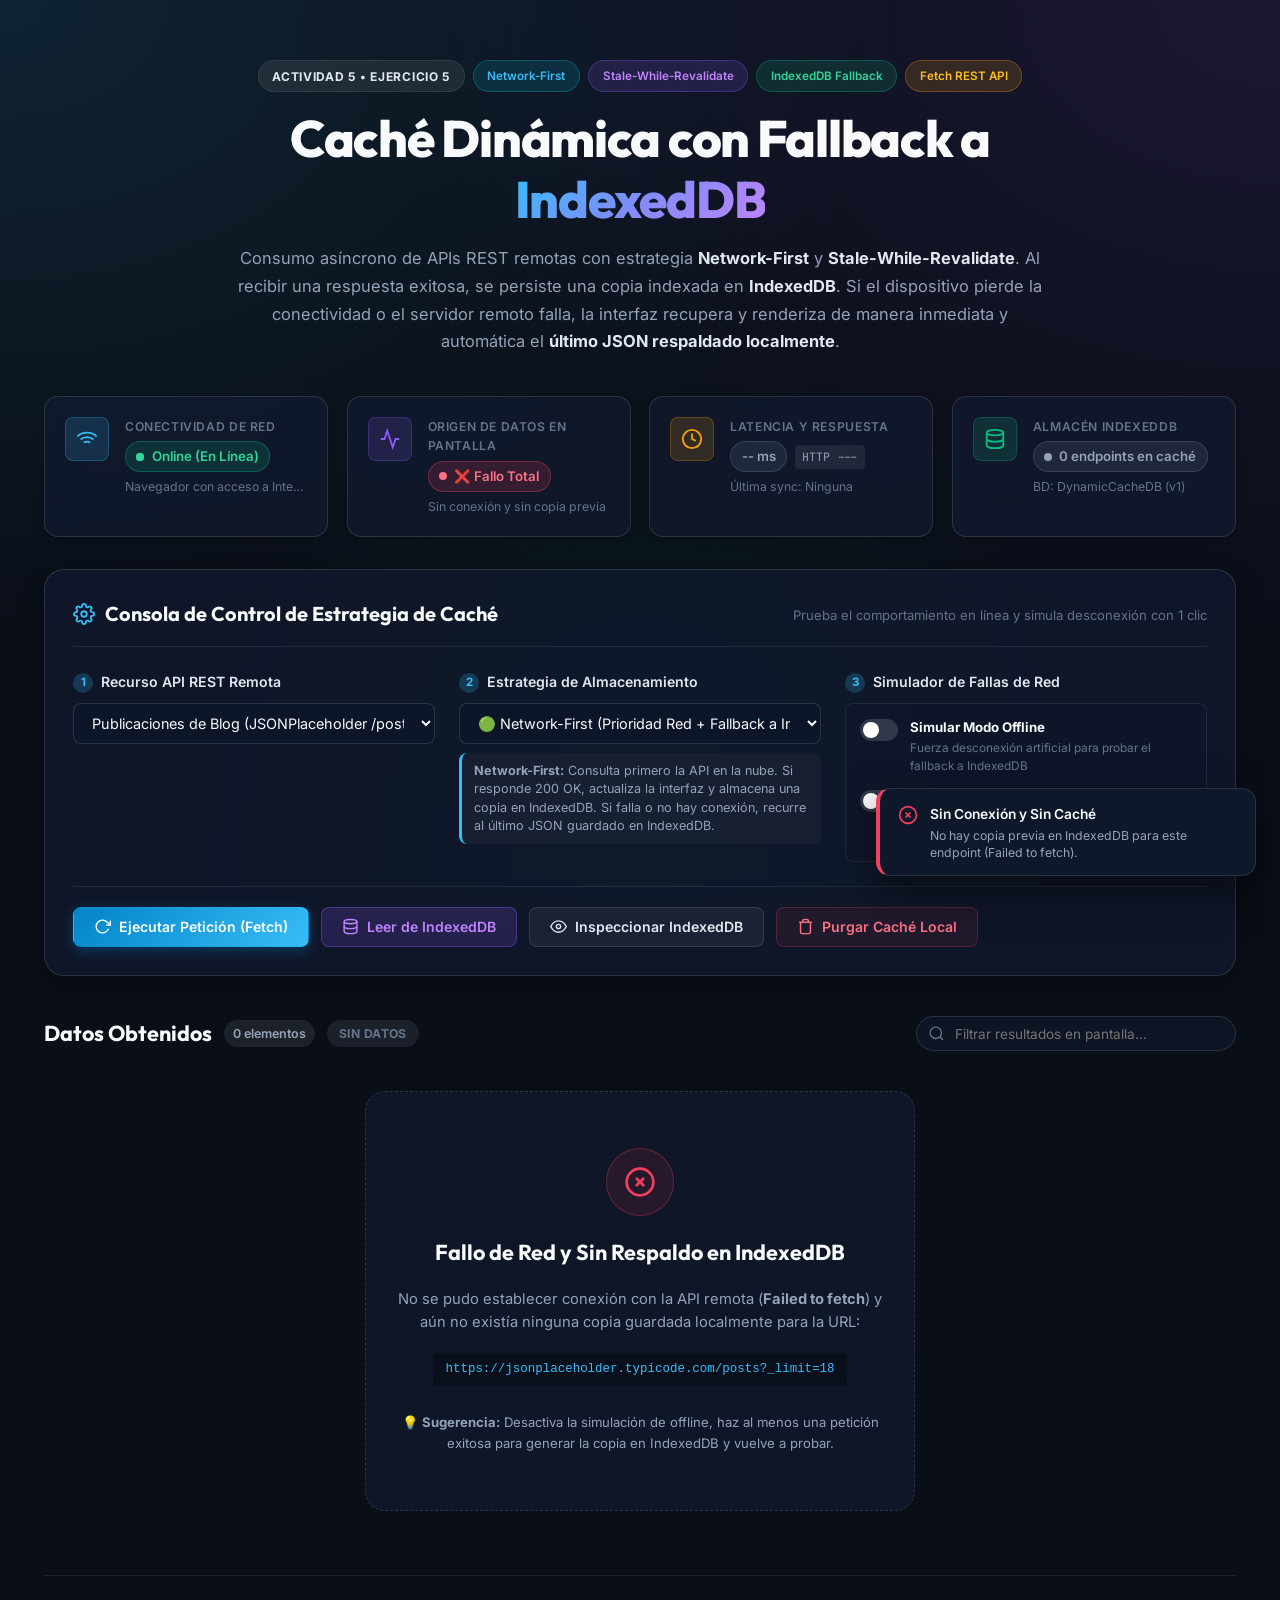
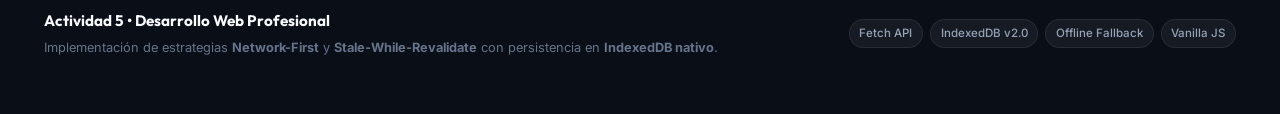
<file: Act.-5/index.html>
<!DOCTYPE html>
<html lang="es">
<head>
  <meta charset="UTF-8">
  <meta name="viewport" content="width=device-width, initial-scale=1.0">
  <title>Ejercicio 5 - Caché Dinámica con Fallback a IndexedDB (Network-First)</title>
  <meta name="description" content="Estrategia de Caché Dinámica con Fallback a IndexedDB y Network-First. Consumo de API REST remota con fetch y recuperación offline automática.">

  <!-- Fuentes tipográficas modernas: Inter & Outfit -->
  <link rel="preconnect" href="https://fonts.googleapis.com">
  <link rel="preconnect" href="https://fonts.gstatic.com" crossorigin>
  <link href="https://fonts.googleapis.com/css2?family=Inter:wght@300;400;500;600;700&family=Outfit:wght@500;600;700;800&family=JetBrains+Mono:wght@400;500&display=swap" rel="stylesheet">

  <!-- Hoja de estilos del proyecto -->
  <link rel="stylesheet" href="style.css">
</head>
<body>

  <!-- Contenedor de notificaciones flotantes (Toasts) -->
  <div id="toastContainer" class="toast-container" aria-live="polite"></div>

  <!-- Contenedor Principal de la Aplicación -->
  <div class="app-wrapper">

    <!-- Encabezado Hero -->
    <header class="app-header">
      <div class="header-badges">
        <span class="badge-tag">Actividad 5 • Ejercicio 5</span>
        <span class="badge-pill badge-cyan">Network-First</span>
        <span class="badge-pill badge-violet">Stale-While-Revalidate</span>
        <span class="badge-pill badge-emerald">IndexedDB Fallback</span>
        <span class="badge-pill badge-amber">Fetch REST API</span>
      </div>

      <h1 class="main-title">
        Caché Dinámica con Fallback a <span class="gradient-text">IndexedDB</span>
      </h1>
      
      <p class="header-description">
        Consumo asíncrono de APIs REST remotas con estrategia <strong>Network-First</strong> y <strong>Stale-While-Revalidate</strong>. 
        Al recibir una respuesta exitosa, se persiste una copia indexada en <strong>IndexedDB</strong>. 
        Si el dispositivo pierde la conectividad o el servidor remoto falla, la interfaz recupera y renderiza 
        de manera inmediata y automática el <strong>último JSON respaldado localmente</strong>.
      </p>
    </header>

    <!-- Barra de Estado y Telemetría en Tiempo Real -->
    <section class="telemetry-grid" aria-label="Monitoreo de Red e IndexedDB">
      
      <!-- Tarjeta 1: Estado de Red Real -->
      <div class="telemetry-card" id="cardNetworkStatus">
        <div class="card-icon-wrapper icon-net">
          <svg viewBox="0 0 24 24" fill="none" stroke="currentColor" stroke-width="2">
            <path d="M5 12.55a11 11 0 0 1 14.08 0"/>
            <path d="M1.42 9a16 16 0 0 1 21.16 0"/>
            <path d="M8.53 16.11a6 6 0 0 1 6.95 0"/>
            <line x1="12" y1="20" x2="12.01" y2="20"/>
          </svg>
        </div>
        <div class="card-data">
          <span class="card-title">Conectividad de Red</span>
          <div class="status-indicator">
            <span id="networkPill" class="pill pill-success">
              <span class="ping-dot"></span>
              <span id="networkText">Online (En Línea)</span>
            </span>
          </div>
          <span id="networkDetails" class="card-subtext">Navegador con acceso a Internet</span>
        </div>
      </div>

      <!-- Tarjeta 2: Origen de los Datos Actuales -->
      <div class="telemetry-card" id="cardDataOrigin">
        <div class="card-icon-wrapper icon-source">
          <svg viewBox="0 0 24 24" fill="none" stroke="currentColor" stroke-width="2">
            <polyline points="22 12 18 12 15 21 9 3 6 12 2 12"/>
          </svg>
        </div>
        <div class="card-data">
          <span class="card-title">Origen de Datos en Pantalla</span>
          <div class="status-indicator">
            <span id="originPill" class="pill pill-neutral">
              <span class="ping-dot"></span>
              <span id="originText">Sin Peticiones Aún</span>
            </span>
          </div>
          <span id="originDetails" class="card-subtext">Esperando ejecución de fetch</span>
        </div>
      </div>

      <!-- Tarjeta 3: Telemetría / Rendimiento HTTP -->
      <div class="telemetry-card" id="cardPerformance">
        <div class="card-icon-wrapper icon-perf">
          <svg viewBox="0 0 24 24" fill="none" stroke="currentColor" stroke-width="2">
            <circle cx="12" cy="12" r="10"/>
            <polyline points="12 6 12 12 16 14"/>
          </svg>
        </div>
        <div class="card-data">
          <span class="card-title">Latencia y Respuesta</span>
          <div class="status-indicator">
            <span id="latencyPill" class="pill pill-neutral">
              <span id="latencyValue">-- ms</span>
            </span>
            <span id="httpStatusBadge" class="http-status-code">HTTP ---</span>
          </div>
          <span id="timestampDetails" class="card-subtext">Última sync: Ninguna</span>
        </div>
      </div>

      <!-- Tarjeta 4: Estado del Object Store en IndexedDB -->
      <div class="telemetry-card" id="cardIndexedDB">
        <div class="card-icon-wrapper icon-db">
          <svg viewBox="0 0 24 24" fill="none" stroke="currentColor" stroke-width="2">
            <ellipse cx="12" cy="5" rx="9" ry="3"/>
            <path d="M21 12c0 1.66-4 3-9 3s-9-1.34-9-3"/>
            <path d="M3 5v14c0 1.66 4 3 9 3s9-1.34 9-3V5"/>
          </svg>
        </div>
        <div class="card-data">
          <span class="card-title">Almacén IndexedDB</span>
          <div class="status-indicator">
            <span id="dbPill" class="pill pill-success">
              <span class="ping-dot"></span>
              <span id="dbRecordsCount">0 endpoints cacheados</span>
            </span>
          </div>
          <span id="dbDetails" class="card-subtext">BD: DynamicCacheDB (v1)</span>
        </div>
      </div>

    </section>

    <!-- Banner Alerta de Fallback a Caché (Visible cuando los datos provienen de IndexedDB por fallo de red) -->
    <div id="fallbackBanner" class="fallback-banner hidden" role="alert">
      <div class="banner-icon">
        <svg viewBox="0 0 24 24" fill="none" stroke="currentColor" stroke-width="2">
          <path d="M10.29 3.86L1.82 18a2 2 0 0 0 1.71 3h16.94a2 2 0 0 0 1.71-3L13.71 3.86a2 2 0 0 0-3.42 0z"/>
          <line x1="12" y1="9" x2="12" y2="13"/>
          <line x1="12" y1="17" x2="12.01" y2="17"/>
        </svg>
      </div>
      <div class="banner-content">
        <h4 id="bannerTitle">¡Modo Fallback Offline Activado!</h4>
        <p id="bannerMessage">
          La petición a la red no pudo completarse (sin conexión o error de servidor). 
          La interfaz recuperó y renderizó automáticamente la última copia local preservada en 
          <strong>IndexedDB</strong> guardada el <span id="bannerTimestamp" class="highlight-date">--</span>.
        </p>
      </div>
      <button id="btnDismissBanner" class="banner-close" aria-label="Cerrar aviso">&times;</button>
    </div>

    <!-- Panel de Control y Configuración de Estrategias -->
    <section class="control-panel glass-card">
      <div class="panel-header">
        <div class="panel-header-title">
          <svg viewBox="0 0 24 24" fill="none" stroke="currentColor" stroke-width="2" class="svg-inline">
            <circle cx="12" cy="12" r="3"/>
            <path d="M19.4 15a1.65 1.65 0 0 0 .33 1.82l.06.06a2 2 0 0 1 0 2.83 2 2 0 0 1-2.83 0l-.06-.06a1.65 1.65 0 0 0-1.82-.33 1.65 1.65 0 0 0-1 1.51V21a2 2 0 0 1-2 2 2 2 0 0 1-2-2v-.09A1.65 1.65 0 0 0 9 19.4a1.65 1.65 0 0 0-1.82.33l-.06.06a2 2 0 0 1-2.83 0 2 2 0 0 1 0-2.83l.06-.06a1.65 1.65 0 0 0 .33-1.82 1.65 1.65 0 0 0-1.51-1H3a2 2 0 0 1-2-2 2 2 0 0 1 2-2h.09A1.65 1.65 0 0 0 4.6 9a1.65 1.65 0 0 0-.33-1.82l-.06-.06a2 2 0 0 1 0-2.83 2 2 0 0 1 2.83 0l.06.06a1.65 1.65 0 0 0 1.82.33H9a1.65 1.65 0 0 0 1-1.51V3a2 2 0 0 1 2-2 2 2 0 0 1 2 2v.09a1.65 1.65 0 0 0 1 1.51 1.65 1.65 0 0 0 1.82-.33l.06-.06a2 2 0 0 1 2.83 0 2 2 0 0 1 0 2.83l-.06.06a1.65 1.65 0 0 0-.33 1.82V9a1.65 1.65 0 0 0 1.51 1H21a2 2 0 0 1 2 2 2 2 0 0 1-2 2h-.09a1.65 1.65 0 0 0-1.51 1z"/>
          </svg>
          <h2>Consola de Control de Estrategia de Caché</h2>
        </div>
        <div class="panel-help">
          <span class="help-text">Prueba el comportamiento en línea y simula desconexión con 1 clic</span>
        </div>
      </div>

      <div class="controls-grid">

        <!-- Selector de API Endpoint -->
        <div class="control-group">
          <label for="apiEndpointSelect" class="control-label">
            <span class="label-number">1</span> Recurso API REST Remota
          </label>
          <div class="select-wrapper">
            <select id="apiEndpointSelect" class="form-select">
              <option value="posts" selected>Publicaciones de Blog (JSONPlaceholder /posts - 20 items)</option>
              <option value="products">Catálogo de Productos (DummyJSON /products - 12 items)</option>
              <option value="users">Directorio de Usuarios (JSONPlaceholder /users - 10 items)</option>
              <option value="localMock">Endpoint Mock Local (Node /api/articles)</option>
              <option value="custom">URL Personalizada (Custom REST API)</option>
            </select>
          </div>
          <div id="customUrlContainer" class="custom-url-box hidden">
            <input type="url" id="customUrlInput" class="form-input" placeholder="https://api.ejemplo.com/datos" value="https://jsonplaceholder.typicode.com/todos?_limit=15">
          </div>
        </div>

        <!-- Selector de Estrategia de Caché -->
        <div class="control-group">
          <label for="strategySelect" class="control-label">
            <span class="label-number">2</span> Estrategia de Almacenamiento
          </label>
          <div class="select-wrapper">
            <select id="strategySelect" class="form-select">
              <option value="networkFirst" selected>
                🟢 Network-First (Prioridad Red + Fallback a IndexedDB)
              </option>
              <option value="staleWhileRevalidate">
                ⚡ Stale-While-Revalidate (Caché Inmediata + Sync de Red)
              </option>
              <option value="cacheFirst">
                💾 Cache-First (Prioridad IndexedDB si existe)
              </option>
            </select>
          </div>
          <p id="strategyDescription" class="strategy-hint">
            <strong>Network-First:</strong> Consulta primero la API en la nube. Si responde 200 OK, actualiza la interfaz y almacena una copia en IndexedDB. Si falla o no hay conexión, recurre al último JSON guardado en IndexedDB.
          </p>
        </div>

        <!-- Simulador de Red (Permite probar offline sin desconectar Wi-Fi) -->
        <div class="control-group">
          <label class="control-label">
            <span class="label-number">3</span> Simulador de Fallas de Red
          </label>
          
          <div class="switches-container">
            <label class="switch-label" title="Simula que el navegador no tiene internet">
              <input type="checkbox" id="toggleSimulateOffline" class="switch-checkbox">
              <span class="switch-slider"></span>
              <span class="switch-text">
                <strong>Simular Modo Offline</strong>
                <small>Fuerza desconexión artificial para probar el fallback a IndexedDB</small>
              </span>
            </label>

            <label class="switch-label" title="Simula que el servidor remoto responde con código 500">
              <input type="checkbox" id="toggleSimulateError" class="switch-checkbox">
              <span class="switch-slider"></span>
              <span class="switch-text">
                <strong>Simular Error de Servidor (500)</strong>
                <small>Fuerza un fallo de respuesta HTTP en la API remota</small>
              </span>
            </label>
          </div>
        </div>

      </div>

      <!-- Barra de Acciones Principales -->
      <div class="panel-actions">
        <button id="btnFetchData" class="btn btn-primary" title="Realizar petición HTTP fetch con la estrategia seleccionada">
          <svg viewBox="0 0 24 24" fill="none" stroke="currentColor" stroke-width="2" class="btn-icon">
            <polyline points="23 4 23 10 17 10"/>
            <path d="M20.49 15a9 9 0 1 1-2.12-9.36L23 10"/>
          </svg>
          <span id="btnFetchText">Ejecutar Petición (Fetch)</span>
        </button>

        <button id="btnForceCacheFallback" class="btn btn-secondary" title="Recuperar directamente los datos guardados en IndexedDB">
          <svg viewBox="0 0 24 24" fill="none" stroke="currentColor" stroke-width="2" class="btn-icon">
            <ellipse cx="12" cy="5" rx="9" ry="3"/>
            <path d="M21 12c0 1.66-4 3-9 3s-9-1.34-9-3"/>
            <path d="M3 5v14c0 1.66 4 3 9 3s9-1.34 9-3V5"/>
          </svg>
          <span>Leer de IndexedDB</span>
        </button>

        <button id="btnInspectDB" class="btn btn-outline" title="Abrir inspector visual de la base de datos IndexedDB">
          <svg viewBox="0 0 24 24" fill="none" stroke="currentColor" stroke-width="2" class="btn-icon">
            <path d="M1 12s4-8 11-8 11 8 11 8-4 8-11 8-11-8-11-8z"/>
            <circle cx="12" cy="12" r="3"/>
          </svg>
          <span>Inspeccionar IndexedDB</span>
        </button>

        <button id="btnClearCache" class="btn btn-danger-outline" title="Eliminar todas las copias de caché en IndexedDB">
          <svg viewBox="0 0 24 24" fill="none" stroke="currentColor" stroke-width="2" class="btn-icon">
            <polyline points="3 6 5 6 21 6"/>
            <path d="M19 6v14a2 2 0 0 1-2 2H7a2 2 0 0 1-2-2V6m3 0V4a2 2 0 0 1 2-2h4a2 2 0 0 1 2 2v2"/>
          </svg>
          <span>Purgar Caché Local</span>
        </button>
      </div>

    </section>

    <!-- Barra de Filtro y Metadatos del Feed -->
    <section class="feed-header-bar">
      <div class="feed-title-section">
        <h3 id="feedHeading">Datos Obtenidos</h3>
        <span id="renderedCountBadge" class="count-badge">0 elementos</span>
        <span id="feedSourceBadge" class="source-tag tag-none">Ningún origen</span>
      </div>

      <div class="feed-search-section">
        <div class="search-input-wrapper">
          <svg viewBox="0 0 24 24" fill="none" stroke="currentColor" stroke-width="2" class="search-icon">
            <circle cx="11" cy="11" r="8"/>
            <line x1="21" y1="21" x2="16.65" y2="16.65"/>
          </svg>
          <input type="text" id="searchInput" placeholder="Filtrar resultados en pantalla..." class="search-input">
        </div>
      </div>
    </section>

    <!-- Contenedor de Resultados Renderizados -->
    <main id="dataFeedContainer" class="feed-grid" aria-live="polite">
      
      <!-- Estado Inicial Vacio -->
      <div id="initialState" class="empty-state">
        <div class="empty-icon-circle">
          <svg viewBox="0 0 24 24" fill="none" stroke="currentColor" stroke-width="1.8">
            <path d="M21 16V8a2 2 0 0 0-1-1.73l-7-4a2 2 0 0 0-2 0l-7 4A2 2 0 0 0 3 8v8a2 2 0 0 0 1 1.73l7 4a2 2 0 0 0 2 0l7-4A2 2 0 0 0 21 16z"/>
            <polyline points="3.27 6.96 12 12.01 20.73 6.96"/>
            <line x1="12" y1="22.08" x2="12" y2="12"/>
          </svg>
        </div>
        <h3>Listo para ejecutar el primer Fetch</h3>
        <p>
          Haz clic en <strong>"Ejecutar Petición (Fetch)"</strong> para consumir la API remota. 
          Al completarse, se guardará automáticamente una copia en IndexedDB. 
          Luego podrás activar <strong>"Simular Modo Offline"</strong> para comprobar cómo la interfaz 
          se recupera y renderiza automáticamente con los datos cacheados.
        </p>
        <button id="btnQuickStart" class="btn btn-primary btn-sm">
          🚀 Iniciar Petición Ahora
        </button>
      </div>

    </main>

    <!-- Indicador de Carga / Spinner -->
    <div id="loadingOverlay" class="loading-overlay hidden">
      <div class="loading-spinner"></div>
      <p id="loadingText" class="loading-message">Consultando API remota...</p>
    </div>

    <!-- Modal Inspector de IndexedDB -->
    <div id="dbModal" class="modal-backdrop hidden" role="dialog" aria-modal="true" aria-labelledby="modalDbTitle">
      <div class="modal-card">
        <div class="modal-header">
          <div class="modal-header-info">
            <svg viewBox="0 0 24 24" fill="none" stroke="currentColor" stroke-width="2" class="modal-svg">
              <ellipse cx="12" cy="5" rx="9" ry="3"/>
              <path d="M21 12c0 1.66-4 3-9 3s-9-1.34-9-3"/>
              <path d="M3 5v14c0 1.66 4 3 9 3s9-1.34 9-3V5"/>
            </svg>
            <div>
              <h3 id="modalDbTitle">Inspector de Almacén IndexedDB</h3>
              <p class="modal-subtitle">Base de datos: <code>DynamicCacheDB</code> • Object Store: <code>api_cache_store</code></p>
            </div>
          </div>
          <button id="btnCloseModal" class="modal-close-btn" aria-label="Cerrar modal">&times;</button>
        </div>

        <div class="modal-body">
          <div class="db-inspector-toolbar">
            <span id="modalCachedCount" class="badge-tag">Cargando registros...</span>
            <div class="db-actions-quick">
              <button id="btnRefreshModal" class="btn btn-sm btn-outline">🔄 Refrescar</button>
              <button id="btnModalClearCache" class="btn btn-sm btn-danger-outline">🗑️ Vaciar Store</button>
            </div>
          </div>

          <!-- Lista de endpoints cacheados en IndexedDB -->
          <div id="cachedEndpointsList" class="cached-endpoints-list">
            <!-- Se inyecta dinámicamente -->
          </div>

          <!-- Visor de JSON crudo -->
          <div class="raw-json-viewer">
            <div class="raw-json-header">
              <span id="rawJsonLabel">Vista previa del registro seleccionado:</span>
              <button id="btnCopyJson" class="btn-copy">📋 Copiar JSON</button>
            </div>
            <pre id="rawJsonContent" class="json-pre"><code>Selecciona un registro de la lista superior para visualizar su estructura JSON almacenada.</code></pre>
          </div>
        </div>

        <div class="modal-footer">
          <button id="btnCloseModalFooter" class="btn btn-secondary">Cerrar Inspector</button>
        </div>
      </div>
    </div>

    <!-- Pie de Página Informativo y Técnico -->
    <footer class="app-footer">
      <div class="footer-content">
        <div class="footer-left">
          <span class="footer-brand">Actividad 5 • Desarrollo Web Profesional</span>
          <p>Implementación de estrategias <strong>Network-First</strong> y <strong>Stale-While-Revalidate</strong> con persistencia en <strong>IndexedDB nativo</strong>.</p>
        </div>
        <div class="footer-right">
          <span class="tech-badge">Fetch API</span>
          <span class="tech-badge">IndexedDB v2.0</span>
          <span class="tech-badge">Offline Fallback</span>
          <span class="tech-badge">Vanilla JS</span>
        </div>
      </div>
    </footer>

  </div>

  <!-- Script principal de la aplicación -->
  <script src="script.js"></script>
</body>
</html>
</file>
<file: Act.-2/style.css>
/* ==========================================================================
   Base Tokens & Variables - Ejercicio 2
   ========================================================================== */
:root {
  --font-sans: 'Inter', -apple-system, BlinkMacSystemFont, "Segoe UI", Roboto, sans-serif;
  --font-display: 'Outfit', sans-serif;

  /* Deep Modern Dark Palette */
  --bg-main: #090D16;
  --bg-card: rgba(15, 23, 42, 0.82);
  --bg-card-border: rgba(255, 255, 255, 0.08);
  --bg-card-hover: rgba(255, 255, 255, 0.03);
  --bg-input: rgba(30, 41, 59, 0.7);

  /* Primary Accent & Glows */
  --primary: #3B82F6;
  --primary-hover: #2563EB;
  --primary-glow: rgba(59, 130, 246, 0.35);

  --accent-cyan: #06B6D4;
  --accent-emerald: #10B981;
  --accent-purple: #8B5CF6;
  --accent-amber: #F59E0B;
  --accent-rose: #F43F5E;

  --text-main: #F8FAFC;
  --text-muted: #94A3B8;
  --text-dim: #64748B;

  /* Status Colors */
  --status-active-bg: rgba(16, 185, 129, 0.15);
  --status-active-text: #34D399;
  --status-active-border: rgba(16, 185, 129, 0.35);

  --status-inactive-bg: rgba(100, 116, 139, 0.15);
  --status-inactive-text: #94A3B8;
  --status-inactive-border: rgba(100, 116, 139, 0.3);

  --status-error-bg: rgba(239, 68, 68, 0.15);
  --status-error-text: #F87171;
  --status-error-border: rgba(239, 68, 68, 0.35);

  --radius-lg: 18px;
  --radius-md: 12px;
  --radius-sm: 8px;

  --shadow-card: 0 14px 34px -10px rgba(0, 0, 0, 0.65), 0 0 0 1px var(--bg-card-border);
  --shadow-glow-cyan: 0 0 25px rgba(6, 182, 212, 0.25);
  --shadow-glow-rose: 0 0 25px rgba(244, 63, 94, 0.35);
}

/* Reset */
* {
  margin: 0;
  padding: 0;
  box-sizing: border-box;
}

body {
  font-family: var(--font-sans);
  background-color: var(--bg-main);
  background-image: 
    radial-gradient(at 0% 0%, rgba(6, 182, 212, 0.12) 0px, transparent 45%),
    radial-gradient(at 100% 0%, rgba(139, 92, 246, 0.12) 0px, transparent 50%),
    radial-gradient(at 50% 100%, rgba(59, 130, 246, 0.08) 0px, transparent 60%);
  background-attachment: fixed;
  color: var(--text-main);
  min-height: 100vh;
  line-height: 1.5;
  -webkit-font-smoothing: antialiased;
  position: relative;
  overflow-x: hidden;
}

/* ==========================================================================
   App Container & Header
   ========================================================================== */
.app-container {
  max-width: 1320px;
  margin: 0 auto;
  padding: 2.5rem 1.5rem 3rem 1.5rem;
}

.app-header {
  text-align: center;
  margin-bottom: 2rem;
}

.badge-tag {
  display: inline-flex;
  align-items: center;
  padding: 0.35rem 0.9rem;
  font-size: 0.75rem;
  font-weight: 700;
  letter-spacing: 0.08em;
  text-transform: uppercase;
  color: var(--accent-cyan);
  background: rgba(6, 182, 212, 0.12);
  border: 1px solid rgba(6, 182, 212, 0.25);
  border-radius: 9999px;
  margin-bottom: 0.85rem;
  box-shadow: 0 0 15px rgba(6, 182, 212, 0.15);
}

.app-header h1 {
  font-family: var(--font-display);
  font-size: clamp(2rem, 3.5vw, 2.75rem);
  font-weight: 800;
  letter-spacing: -0.025em;
  color: #FFFFFF;
  margin-bottom: 0.75rem;
  background: linear-gradient(135deg, #FFFFFF 30%, #94A3B8 100%);
  -webkit-background-clip: text;
  -webkit-text-fill-color: transparent;
}

.app-header .subtitle {
  font-size: 1.05rem;
  color: var(--text-muted);
  max-width: 780px;
  margin: 0 auto;
}

.app-header .subtitle code,
.tech-steps-grid code,
.card-desc code {
  background: rgba(255, 255, 255, 0.08);
  padding: 0.2rem 0.45rem;
  border-radius: 4px;
  font-family: ui-monospace, SFMono-Regular, Menlo, monospace;
  font-size: 0.9em;
  color: #38BDF8;
  border: 1px solid rgba(255, 255, 255, 0.06);
}

/* ==========================================================================
   Panel de Control Superior
   ========================================================================== */
.control-panel-card {
  background: var(--bg-card);
  backdrop-filter: blur(16px);
  -webkit-backdrop-filter: blur(16px);
  border: 1px solid var(--bg-card-border);
  border-radius: var(--radius-lg);
  box-shadow: var(--shadow-card);
  padding: 1.5rem;
  margin-bottom: 1.75rem;
  transition: border-color 0.2s ease;
}

.control-panel-card:hover {
  border-color: rgba(255, 255, 255, 0.14);
}

.panel-row {
  display: grid;
  grid-template-columns: repeat(auto-fit, minmax(240px, 1fr));
  gap: 1.25rem;
  margin-bottom: 1.25rem;
}

.control-group {
  display: flex;
  flex-direction: column;
  gap: 0.5rem;
}

.control-group label {
  display: flex;
  align-items: center;
  gap: 0.5rem;
  font-size: 0.85rem;
  font-weight: 600;
  color: var(--text-muted);
  text-transform: uppercase;
  letter-spacing: 0.04em;
}

.icon-sm {
  width: 16px;
  height: 16px;
  color: var(--accent-cyan);
}

.form-select {
  background-color: var(--bg-input);
  color: var(--text-main);
  border: 1px solid var(--bg-card-border);
  border-radius: var(--radius-sm);
  padding: 0.65rem 0.9rem;
  font-size: 0.92rem;
  font-family: var(--font-sans);
  outline: none;
  cursor: pointer;
  transition: all 0.2s ease;
}

.form-select:hover {
  border-color: rgba(255, 255, 255, 0.2);
}

.form-select:focus {
  border-color: var(--primary);
  box-shadow: 0 0 0 3px rgba(59, 130, 246, 0.25);
}

.form-select option {
  background-color: #0F172A;
  color: #F8FAFC;
}

/* Fila de Botones */
.action-buttons-row {
  display: flex;
  align-items: center;
  flex-wrap: wrap;
  gap: 1rem;
  padding-top: 1rem;
  border-top: 1px solid rgba(255, 255, 255, 0.06);
}

/* Botones Base */
.btn {
  display: inline-flex;
  align-items: center;
  justify-content: center;
  gap: 0.6rem;
  padding: 0.75rem 1.4rem;
  font-family: var(--font-sans);
  font-size: 0.92rem;
  font-weight: 600;
  border-radius: var(--radius-sm);
  border: none;
  cursor: pointer;
  transition: all 0.2s cubic-bezier(0.16, 1, 0.3, 1);
  text-decoration: none;
  user-select: none;
}

.btn:disabled {
  opacity: 0.45;
  cursor: not-allowed;
  pointer-events: none;
  filter: grayscale(0.6);
}

.btn-icon {
  width: 18px;
  height: 18px;
  transition: transform 0.2s ease;
}

.btn:hover .btn-icon {
  transform: scale(1.1);
}

.btn-primary {
  background: linear-gradient(135deg, var(--accent-cyan), var(--primary));
  color: #FFFFFF;
  box-shadow: 0 4px 15px rgba(6, 182, 212, 0.35);
}

.btn-primary:hover:not(:disabled) {
  filter: brightness(1.12);
  box-shadow: 0 6px 20px rgba(6, 182, 212, 0.5);
  transform: translateY(-1px);
}

.btn-capture {
  background: linear-gradient(135deg, var(--accent-rose), #E11D48);
  color: #FFFFFF;
  box-shadow: 0 4px 16px rgba(244, 63, 94, 0.4);
  font-weight: 700;
}

.btn-capture:hover:not(:disabled) {
  filter: brightness(1.15);
  box-shadow: 0 6px 24px rgba(244, 63, 94, 0.6);
  transform: translateY(-1px) scale(1.02);
}

.btn-secondary {
  background: linear-gradient(135deg, var(--accent-emerald), #059669);
  color: #FFFFFF;
  box-shadow: 0 4px 14px rgba(16, 185, 129, 0.3);
}

.btn-secondary:hover:not(:disabled) {
  filter: brightness(1.1);
  transform: translateY(-1px);
}

.btn-outline {
  background: rgba(255, 255, 255, 0.04);
  border: 1px solid var(--bg-card-border);
  color: var(--text-main);
}

.btn-outline:hover:not(:disabled) {
  background: rgba(255, 255, 255, 0.08);
  border-color: rgba(255, 255, 255, 0.2);
}

.btn-ghost {
  background: transparent;
  color: var(--text-muted);
  border: 1px solid transparent;
}

.btn-ghost:hover:not(:disabled) {
  color: var(--text-main);
  background: rgba(255, 255, 255, 0.05);
}

.btn-sm {
  padding: 0.45rem 0.85rem;
  font-size: 0.82rem;
}

/* Cluster de Toggles (Switches) */
.toggles-cluster {
  display: flex;
  align-items: center;
  flex-wrap: wrap;
  gap: 1.25rem;
  margin-left: auto;
}

.toggle-control {
  display: flex;
  align-items: center;
  gap: 0.55rem;
  cursor: pointer;
  user-select: none;
  font-size: 0.85rem;
  font-weight: 500;
  color: var(--text-muted);
  transition: color 0.2s ease;
}

.toggle-control:hover {
  color: var(--text-main);
}

.toggle-control input[type="checkbox"] {
  display: none;
}

.toggle-slider {
  position: relative;
  width: 36px;
  height: 20px;
  background-color: rgba(255, 255, 255, 0.15);
  border-radius: 9999px;
  transition: background-color 0.25s ease;
}

.toggle-slider::after {
  content: '';
  position: absolute;
  top: 2px;
  left: 2px;
  width: 16px;
  height: 16px;
  background-color: #FFFFFF;
  border-radius: 50%;
  transition: transform 0.25s cubic-bezier(0.16, 1, 0.3, 1);
  box-shadow: 0 1px 3px rgba(0, 0, 0, 0.4);
}

.toggle-control input[type="checkbox"]:checked + .toggle-slider {
  background: linear-gradient(135deg, var(--accent-cyan), var(--primary));
}

.toggle-control input[type="checkbox"]:checked + .toggle-slider::after {
  transform: translateX(16px);
}

/* ==========================================================================
   Alertas de Estado
   ========================================================================== */
.alert-box {
  display: flex;
  align-items: flex-start;
  gap: 0.9rem;
  padding: 1rem 1.25rem;
  border-radius: var(--radius-md);
  margin-bottom: 1.75rem;
  background: rgba(15, 23, 42, 0.95);
  border: 1px solid transparent;
  transition: all 0.3s ease;
}

.alert-hidden {
  display: none;
}

.alert-info {
  background: rgba(6, 182, 212, 0.1);
  border-color: rgba(6, 182, 212, 0.3);
  color: #E0F2FE;
}

.alert-success {
  background: var(--status-active-bg);
  border-color: var(--status-active-border);
  color: #D1FAE5;
}

.alert-warning {
  background: rgba(245, 158, 11, 0.12);
  border-color: rgba(245, 158, 11, 0.35);
  color: #FEF3C7;
}

.alert-error {
  background: var(--status-error-bg);
  border-color: var(--status-error-border);
  color: #FEE2E2;
}

.alert-icon {
  flex-shrink: 0;
  width: 22px;
  height: 22px;
  margin-top: 2px;
}

.alert-content {
  flex: 1;
}

.alert-content strong {
  display: block;
  font-size: 0.95rem;
  margin-bottom: 0.2rem;
}

.alert-content p {
  font-size: 0.88rem;
  opacity: 0.9;
}

.alert-close {
  background: transparent;
  border: none;
  color: inherit;
  font-size: 1.3rem;
  line-height: 1;
  cursor: pointer;
  opacity: 0.6;
  transition: opacity 0.2s;
}

.alert-close:hover {
  opacity: 1;
}

/* ==========================================================================
   Grid Principal: Live Video vs Captured Canvas
   ========================================================================== */
.media-display-grid {
  display: grid;
  grid-template-columns: 1fr 1fr;
  gap: 1.75rem;
  margin-bottom: 2rem;
}

@media (max-width: 960px) {
  .media-display-grid {
    grid-template-columns: 1fr;
  }
  .toggles-cluster {
    margin-left: 0;
    width: 100%;
  }
}

/* Tarjetas Base */
.card {
  background: var(--bg-card);
  backdrop-filter: blur(16px);
  -webkit-backdrop-filter: blur(16px);
  border: 1px solid var(--bg-card-border);
  border-radius: var(--radius-lg);
  box-shadow: var(--shadow-card);
  padding: 1.5rem;
  display: flex;
  flex-direction: column;
  transition: border-color 0.25s ease, transform 0.25s ease;
  overflow: hidden;
}

.card:hover {
  border-color: rgba(255, 255, 255, 0.14);
}

.card-header {
  display: flex;
  align-items: center;
  justify-content: space-between;
  gap: 1rem;
  margin-bottom: 1.25rem;
}

.header-left {
  display: flex;
  align-items: center;
  gap: 0.85rem;
}

.icon-circle {
  width: 42px;
  height: 42px;
  border-radius: var(--radius-md);
  display: flex;
  align-items: center;
  justify-content: center;
  flex-shrink: 0;
}

.icon-circle svg {
  width: 22px;
  height: 22px;
}

.icon-live {
  background: rgba(6, 182, 212, 0.15);
  color: var(--accent-cyan);
  border: 1px solid rgba(6, 182, 212, 0.3);
}

.icon-photo {
  background: rgba(139, 92, 246, 0.15);
  color: var(--accent-purple);
  border: 1px solid rgba(139, 92, 246, 0.3);
}

.icon-gallery {
  background: rgba(245, 158, 11, 0.15);
  color: var(--accent-amber);
  border: 1px solid rgba(245, 158, 11, 0.3);
}

.icon-code {
  background: rgba(59, 130, 246, 0.15);
  color: var(--primary);
  border: 1px solid rgba(59, 130, 246, 0.3);
}

.card-header h2 {
  font-family: var(--font-display);
  font-size: 1.25rem;
  font-weight: 700;
  color: #FFFFFF;
}

.card-desc {
  font-size: 0.82rem;
  color: var(--text-muted);
}

/* Pill de Estado del Flujo */
.stream-pill {
  display: inline-flex;
  align-items: center;
  gap: 0.5rem;
  padding: 0.35rem 0.85rem;
  border-radius: 9999px;
  font-size: 0.78rem;
  font-weight: 600;
  background: var(--status-inactive-bg);
  color: var(--status-inactive-text);
  border: 1px solid var(--status-inactive-border);
  transition: all 0.3s ease;
}

.stream-pill.active {
  background: var(--status-active-bg);
  color: var(--status-active-text);
  border-color: var(--status-active-border);
  box-shadow: 0 0 12px rgba(16, 185, 129, 0.25);
}

.status-indicator-dot {
  width: 8px;
  height: 8px;
  border-radius: 50%;
  background-color: var(--text-dim);
}

.stream-pill.active .status-indicator-dot {
  background-color: #34D399;
  box-shadow: 0 0 8px #34D399;
  animation: pulseDot 1.8s infinite;
}

@keyframes pulseDot {
  0%, 100% { opacity: 1; transform: scale(1); }
  50% { opacity: 0.4; transform: scale(0.85); }
}

.status-pill {
  display: inline-flex;
  align-items: center;
  gap: 0.45rem;
  padding: 0.35rem 0.85rem;
  border-radius: 9999px;
  font-size: 0.78rem;
  font-weight: 600;
}

.status-ready {
  background: rgba(139, 92, 246, 0.15);
  color: #C4B5FD;
  border: 1px solid rgba(139, 92, 246, 0.3);
}

.status-captured {
  background: var(--status-active-bg);
  color: var(--status-active-text);
  border: 1px solid var(--status-active-border);
}

/* ==========================================================================
   Viewports (Contenedor de Video & Canvas)
   ========================================================================== */
.viewport-wrapper {
  position: relative;
  width: 100%;
  aspect-ratio: 16 / 9;
  background-color: #030712;
  border-radius: var(--radius-md);
  overflow: hidden;
  border: 1px solid rgba(255, 255, 255, 0.08);
  display: flex;
  align-items: center;
  justify-content: center;
  box-shadow: inset 0 2px 10px rgba(0, 0, 0, 0.8);
}

/* Elemento Video */
#videoElement {
  width: 100%;
  height: 100%;
  object-fit: cover;
  display: block;
  background-color: #000;
  transition: transform 0.2s ease;
}

#videoElement.mirrored {
  transform: scaleX(-1);
}

/* Elemento Canvas */
#photoCanvas {
  max-width: 100%;
  max-height: 100%;
  width: 100%;
  height: 100%;
  object-fit: contain;
  display: block;
  transition: filter 0.2s ease;
}

#photoCanvas.hidden-canvas {
  display: none;
}

/* Rejilla de los Tercios (Viewfinder Grid) */
.viewfinder-grid {
  position: absolute;
  inset: 0;
  pointer-events: none;
  opacity: 0;
  transition: opacity 0.3s ease;
}

.viewfinder-grid.visible {
  opacity: 0.4;
}

.viewfinder-grid .grid-line {
  position: absolute;
  background-color: rgba(255, 255, 255, 0.4);
}

.viewfinder-grid .grid-line.vertical {
  top: 0;
  bottom: 0;
  width: 1px;
}

.viewfinder-grid .grid-line.horizontal {
  left: 0;
  right: 0;
  height: 1px;
}

.viewfinder-grid .vertical.line-1 { left: 33.333%; }
.viewfinder-grid .vertical.line-2 { left: 66.666%; }
.viewfinder-grid .horizontal.line-1 { top: 33.333%; }
.viewfinder-grid .horizontal.line-2 { top: 66.666%; }

/* Retícula de Enfoque Central */
.focus-reticle {
  position: absolute;
  width: 64px;
  height: 64px;
  pointer-events: none;
  opacity: 0;
  transition: opacity 0.3s ease;
}

.focus-reticle.active {
  opacity: 0.75;
}

.focus-reticle .corner {
  position: absolute;
  width: 12px;
  height: 12px;
  border-color: var(--accent-cyan);
  border-style: solid;
}

.focus-reticle .top-left {
  top: 0;
  left: 0;
  border-width: 2px 0 0 2px;
}

.focus-reticle .top-right {
  top: 0;
  right: 0;
  border-width: 2px 2px 0 0;
}

.focus-reticle .bottom-left {
  bottom: 0;
  left: 0;
  border-width: 0 0 2px 2px;
}

.focus-reticle .bottom-right {
  bottom: 0;
  right: 0;
  border-width: 0 2px 2px 0;
}

.focus-reticle .center-crosshair {
  position: absolute;
  top: 50%;
  left: 50%;
  transform: translate(-50%, -50%);
  color: var(--accent-cyan);
  font-size: 14px;
  line-height: 1;
}

/* Placeholders de Espera */
.viewport-placeholder {
  position: absolute;
  inset: 0;
  display: flex;
  flex-direction: column;
  align-items: center;
  justify-content: center;
  text-align: center;
  padding: 2rem;
  background-color: rgba(3, 7, 18, 0.95);
  z-index: 5;
}

.placeholder-icon {
  width: 60px;
  height: 60px;
  color: var(--text-dim);
  margin-bottom: 1rem;
}

.placeholder-icon svg {
  width: 100%;
  height: 100%;
}

.viewport-placeholder h3 {
  font-family: var(--font-display);
  font-size: 1.15rem;
  color: var(--text-main);
  margin-bottom: 0.5rem;
}

.viewport-placeholder p {
  font-size: 0.88rem;
  color: var(--text-muted);
  max-width: 340px;
}

/* ==========================================================================
   Telemetría & Metadatos
   ========================================================================== */
.stream-telemetry,
.photo-metadata {
  display: flex;
  flex-wrap: wrap;
  align-items: center;
  justify-content: space-between;
  gap: 0.75rem;
  margin-top: 1rem;
  padding: 0.75rem 1rem;
  background: rgba(0, 0, 0, 0.35);
  border: 1px solid rgba(255, 255, 255, 0.05);
  border-radius: var(--radius-sm);
}

.telemetry-item {
  display: flex;
  align-items: center;
  gap: 0.5rem;
  font-size: 0.82rem;
}

.telemetry-label {
  color: var(--text-muted);
}

.telemetry-value {
  color: #38BDF8;
  font-family: ui-monospace, SFMono-Regular, Menlo, monospace;
  font-weight: 600;
}

/* ==========================================================================
   Filtros para el Canvas
   ========================================================================== */
.filters-panel {
  margin-top: 1rem;
  display: flex;
  flex-direction: column;
  gap: 0.5rem;
}

.filter-title {
  font-size: 0.8rem;
  font-weight: 600;
  text-transform: uppercase;
  color: var(--text-muted);
  letter-spacing: 0.04em;
}

.filter-chips {
  display: flex;
  flex-wrap: wrap;
  gap: 0.5rem;
}

.filter-chip {
  background: rgba(255, 255, 255, 0.06);
  border: 1px solid rgba(255, 255, 255, 0.1);
  color: var(--text-muted);
  padding: 0.35rem 0.75rem;
  font-size: 0.8rem;
  font-weight: 500;
  border-radius: 9999px;
  cursor: pointer;
  transition: all 0.2s ease;
}

.filter-chip:hover {
  background: rgba(255, 255, 255, 0.12);
  color: var(--text-main);
}

.filter-chip.active {
  background: linear-gradient(135deg, var(--accent-purple), #6366F1);
  color: #FFFFFF;
  border-color: transparent;
  box-shadow: 0 0 12px rgba(139, 92, 246, 0.4);
}

/* Acciones sobre la Foto */
.photo-actions {
  display: flex;
  flex-wrap: wrap;
  gap: 0.85rem;
  margin-top: 1rem;
  padding-top: 1rem;
  border-top: 1px solid rgba(255, 255, 255, 0.06);
}

/* ==========================================================================
   Galería de Capturas de la Sesión
   ========================================================================== */
.gallery-card {
  margin-bottom: 2rem;
}

.gallery-strip {
  display: grid;
  grid-template-columns: repeat(auto-fill, minmax(140px, 1fr));
  gap: 1rem;
  margin-top: 0.5rem;
}

.gallery-thumb {
  position: relative;
  aspect-ratio: 16 / 9;
  border-radius: var(--radius-sm);
  overflow: hidden;
  border: 1px solid rgba(255, 255, 255, 0.1);
  cursor: pointer;
  background-color: #030712;
  transition: transform 0.2s cubic-bezier(0.16, 1, 0.3, 1), border-color 0.2s ease;
}

.gallery-thumb:hover {
  transform: translateY(-2px) scale(1.03);
  border-color: var(--accent-cyan);
  box-shadow: 0 6px 15px rgba(0, 0, 0, 0.5);
}

.gallery-thumb img {
  width: 100%;
  height: 100%;
  object-fit: cover;
  display: block;
}

.gallery-thumb .thumb-overlay {
  position: absolute;
  inset: 0;
  background: rgba(0, 0, 0, 0.5);
  display: flex;
  align-items: center;
  justify-content: center;
  opacity: 0;
  transition: opacity 0.2s ease;
  color: #FFFFFF;
  font-size: 0.75rem;
  font-weight: 600;
}

.gallery-thumb:hover .thumb-overlay {
  opacity: 1;
}

/* ==========================================================================
   Referencia Técnica (4 Pasos)
   ========================================================================== */
.technical-card {
  margin-bottom: 2.5rem;
}

.tech-steps-grid {
  display: grid;
  grid-template-columns: repeat(auto-fit, minmax(260px, 1fr));
  gap: 1.25rem;
  margin-top: 0.5rem;
}

.step-card {
  background: rgba(0, 0, 0, 0.25);
  border: 1px solid rgba(255, 255, 255, 0.05);
  border-radius: var(--radius-md);
  padding: 1.25rem;
  position: relative;
  display: flex;
  gap: 1rem;
  align-items: flex-start;
  transition: all 0.2s ease;
}

.step-card:hover {
  background: rgba(255, 255, 255, 0.03);
  border-color: rgba(255, 255, 255, 0.12);
  transform: translateY(-2px);
}

.step-number {
  flex-shrink: 0;
  width: 32px;
  height: 32px;
  border-radius: 50%;
  background: linear-gradient(135deg, var(--accent-cyan), var(--primary));
  color: #FFFFFF;
  font-weight: 700;
  font-size: 0.95rem;
  display: flex;
  align-items: center;
  justify-content: center;
  box-shadow: 0 0 12px rgba(6, 182, 212, 0.35);
}

.step-content h3 {
  font-size: 0.95rem;
  font-weight: 600;
  color: #FFFFFF;
  margin-bottom: 0.4rem;
}

.step-content p {
  font-size: 0.83rem;
  color: var(--text-muted);
  line-height: 1.45;
}

/* ==========================================================================
   Shutter Flash Animation (Efecto de Disparo)
   ========================================================================== */
.shutter-flash {
  position: fixed;
  inset: 0;
  background-color: #FFFFFF;
  pointer-events: none;
  opacity: 0;
  z-index: 99999;
}

.shutter-flash.flashing {
  animation: flashAnim 0.35s ease-out forwards;
}

@keyframes flashAnim {
  0% { opacity: 0.85; }
  100% { opacity: 0; }
}

/* ==========================================================================
   Footer
   ========================================================================== */
.app-footer {
  text-align: center;
  padding-top: 1.5rem;
  border-top: 1px solid rgba(255, 255, 255, 0.06);
  font-size: 0.85rem;
  color: var(--text-dim);
}

.footer-note {
  font-size: 0.78rem;
  margin-top: 0.35rem;
  color: var(--accent-cyan);
  opacity: 0.85;
}
</file>
<file: Act.-3/style.css>
/* ==========================================================================
   Ejercicio 3: Notificaciones Push Locales con Service Worker
   Design System & Styling: Modern Dark Mode, Glassmorphism, Dynamic Accents
   ========================================================================== */

:root {
  /* Color Palette */
  --bg-dark: #0B0F19;
  --bg-surface: #111827;
  --bg-card: rgba(17, 24, 39, 0.75);
  --bg-card-hover: rgba(31, 41, 55, 0.85);
  --bg-card-inner: rgba(15, 23, 42, 0.6);

  --border-subtle: rgba(255, 255, 255, 0.08);
  --border-focus: #6366F1;
  --border-glow: rgba(99, 102, 241, 0.35);

  --text-primary: #F9FAFB;
  --text-secondary: #94A3B8;
  --text-muted: #64748B;
  --text-link: #818CF8;

  /* Accent Colors */
  --color-primary: #6366F1;
  --color-primary-hover: #4F46E5;
  --color-secondary: #8B5CF6;
  --color-accent-cyan: #06B6D4;
  --color-success: #10B981;
  --color-warning: #F59E0B;
  --color-danger: #EF4444;

  /* Fonts */
  --font-sans: 'Inter', -apple-system, BlinkMacSystemFont, 'Segoe UI', Roboto, sans-serif;
  --font-display: 'Outfit', sans-serif;
  --font-mono: 'JetBrains Mono', 'Fira Code', Menlo, Consolas, monospace;

  /* Shadows & Glassmorphism */
  --shadow-sm: 0 2px 4px rgba(0, 0, 0, 0.2);
  --shadow-md: 0 4px 12px rgba(0, 0, 0, 0.3);
  --shadow-lg: 0 10px 25px rgba(0, 0, 0, 0.5);
  --shadow-glow: 0 0 24px rgba(99, 102, 241, 0.25);
  --glass-blur: blur(14px);
  --radius-sm: 8px;
  --radius-md: 12px;
  --radius-lg: 18px;
  --radius-full: 9999px;
  --transition: all 0.25s cubic-bezier(0.16, 1, 0.3, 1);
}

/* Base Reset & Box Sizing */
*, *::before, *::after {
  box-sizing: border-box;
  margin: 0;
  padding: 0;
}

body {
  font-family: var(--font-sans);
  background-color: var(--bg-dark);
  color: var(--text-primary);
  min-height: 100vh;
  line-height: 1.5;
  background-image: 
    radial-gradient(at 0% 0%, rgba(99, 102, 241, 0.12) 0px, transparent 50%),
    radial-gradient(at 100% 0%, rgba(139, 92, 246, 0.1) 0px, transparent 50%),
    radial-gradient(at 50% 100%, rgba(6, 182, 212, 0.08) 0px, transparent 50%);
  background-attachment: fixed;
  overflow-x: hidden;
  padding: 2rem 1.25rem;
}

/* App Layout Container */
.app-container {
  max-width: 1200px;
  margin: 0 auto;
  display: flex;
  flex-direction: column;
  gap: 2rem;
}

/* Header Styles */
.app-header {
  text-align: center;
  max-width: 820px;
  margin: 0 auto;
  display: flex;
  flex-direction: column;
  align-items: center;
  gap: 0.85rem;
}

.header-badges {
  display: flex;
  align-items: center;
  justify-content: center;
  gap: 0.6rem;
  flex-wrap: wrap;
}

.badge-tag {
  display: inline-block;
  background: linear-gradient(135deg, rgba(99, 102, 241, 0.2), rgba(139, 92, 246, 0.2));
  color: #A5B4FC;
  border: 1px solid rgba(165, 180, 252, 0.3);
  padding: 0.35rem 0.85rem;
  border-radius: var(--radius-full);
  font-size: 0.8rem;
  font-weight: 600;
  letter-spacing: 0.5px;
  text-transform: uppercase;
}

.badge-tech {
  background: rgba(255, 255, 255, 0.05);
  color: var(--text-secondary);
  border: 1px solid var(--border-subtle);
  padding: 0.35rem 0.75rem;
  border-radius: var(--radius-full);
  font-size: 0.75rem;
  font-weight: 500;
}

.app-header h1 {
  font-family: var(--font-display);
  font-size: clamp(2rem, 4.5vw, 2.75rem);
  font-weight: 800;
  background: linear-gradient(135deg, #FFFFFF 30%, #CBD5E1 70%, #818CF8 100%);
  -webkit-background-clip: text;
  -webkit-text-fill-color: transparent;
  letter-spacing: -0.025em;
  line-height: 1.15;
}

.app-header .subtitle {
  color: var(--text-secondary);
  font-size: 1rem;
  max-width: 740px;
  line-height: 1.6;
}

.app-header .subtitle code {
  background: rgba(255, 255, 255, 0.08);
  padding: 0.15rem 0.4rem;
  border-radius: 4px;
  font-family: var(--font-mono);
  font-size: 0.88rem;
  color: #E2E8F0;
  border: 1px solid var(--border-subtle);
}

/* ==========================================================================
   Status Grid (System Diagnostics)
   ========================================================================== */
.status-grid {
  display: grid;
  grid-template-columns: repeat(auto-fit, minmax(280px, 1fr));
  gap: 1.25rem;
}

.status-card {
  background: var(--bg-card);
  backdrop-filter: var(--glass-blur);
  -webkit-backdrop-filter: var(--glass-blur);
  border: 1px solid var(--border-subtle);
  border-radius: var(--radius-lg);
  padding: 1.25rem 1.5rem;
  display: flex;
  align-items: center;
  gap: 1.25rem;
  box-shadow: var(--shadow-sm);
  transition: var(--transition);
}

.status-card:hover {
  transform: translateY(-2px);
  border-color: rgba(255, 255, 255, 0.15);
  box-shadow: var(--shadow-md);
}

.card-icon {
  width: 48px;
  height: 48px;
  border-radius: var(--radius-md);
  display: flex;
  align-items: center;
  justify-content: center;
  flex-shrink: 0;
}

.card-icon svg {
  width: 24px;
  height: 24px;
}

.sw-icon {
  background: rgba(99, 102, 241, 0.15);
  color: #818CF8;
  border: 1px solid rgba(99, 102, 241, 0.3);
}

.notif-icon {
  background: rgba(245, 158, 11, 0.15);
  color: #FBBF24;
  border: 1px solid rgba(245, 158, 11, 0.3);
}

.vib-icon {
  background: rgba(6, 182, 212, 0.15);
  color: #22D3EE;
  border: 1px solid rgba(6, 182, 212, 0.3);
}

.card-content {
  display: flex;
  flex-direction: column;
  gap: 0.25rem;
  overflow: hidden;
}

.card-label {
  font-size: 0.8rem;
  color: var(--text-muted);
  text-transform: uppercase;
  font-weight: 600;
  letter-spacing: 0.5px;
}

.badge-status-container {
  display: flex;
  align-items: center;
  margin: 0.15rem 0;
}

.status-pill {
  display: inline-flex;
  align-items: center;
  gap: 0.45rem;
  padding: 0.25rem 0.75rem;
  border-radius: var(--radius-full);
  font-size: 0.85rem;
  font-weight: 600;
  white-space: nowrap;
}

.status-pill .dot {
  width: 8px;
  height: 8px;
  border-radius: 50%;
  flex-shrink: 0;
}

.pill-success {
  background: rgba(16, 185, 129, 0.15);
  color: #34D399;
  border: 1px solid rgba(16, 185, 129, 0.3);
}
.pill-success .dot {
  background: #10B981;
  box-shadow: 0 0 8px #10B981;
  animation: pulse-dot 2s infinite;
}

.pill-warning {
  background: rgba(245, 158, 11, 0.15);
  color: #FBBF24;
  border: 1px solid rgba(245, 158, 11, 0.3);
}
.pill-warning .dot {
  background: #F59E0B;
}

.pill-danger {
  background: rgba(239, 68, 68, 0.15);
  color: #F87171;
  border: 1px solid rgba(239, 68, 68, 0.3);
}
.pill-danger .dot {
  background: #EF4444;
}

.pill-info {
  background: rgba(6, 182, 212, 0.15);
  color: #22D3EE;
  border: 1px solid rgba(6, 182, 212, 0.3);
}
.pill-info .dot {
  background: #06B6D4;
}

.pill-neutral {
  background: rgba(255, 255, 255, 0.08);
  color: var(--text-secondary);
  border: 1px solid var(--border-subtle);
}
.pill-neutral .dot {
  background: var(--text-muted);
}

@keyframes pulse-dot {
  0%, 100% { opacity: 1; transform: scale(1); }
  50% { opacity: 0.4; transform: scale(0.85); }
}

.status-meta {
  font-size: 0.75rem;
  color: var(--text-muted);
  white-space: nowrap;
  overflow: hidden;
  text-overflow: ellipsis;
  font-family: var(--font-mono);
}

/* ==========================================================================
   Permission Banner
   ========================================================================== */
.permission-banner {
  background: linear-gradient(135deg, rgba(245, 158, 11, 0.12), rgba(217, 119, 6, 0.05));
  border: 1px solid rgba(245, 158, 11, 0.35);
  border-radius: var(--radius-lg);
  padding: 1.25rem 1.75rem;
  display: flex;
  align-items: center;
  justify-content: space-between;
  gap: 1.5rem;
  backdrop-filter: var(--glass-blur);
  transition: var(--transition);
}

.permission-banner.banner-success {
  background: linear-gradient(135deg, rgba(16, 185, 129, 0.12), rgba(5, 150, 105, 0.05));
  border-color: rgba(16, 185, 129, 0.35);
}

.permission-banner.banner-danger {
  background: linear-gradient(135deg, rgba(239, 68, 68, 0.12), rgba(220, 38, 38, 0.05));
  border-color: rgba(239, 68, 68, 0.35);
}

.banner-icon {
  width: 44px;
  height: 44px;
  border-radius: var(--radius-md);
  background: rgba(245, 158, 11, 0.2);
  color: #FBBF24;
  display: flex;
  align-items: center;
  justify-content: center;
  flex-shrink: 0;
}

.banner-success .banner-icon {
  background: rgba(16, 185, 129, 0.2);
  color: #34D399;
}

.banner-danger .banner-icon {
  background: rgba(239, 68, 68, 0.2);
  color: #F87171;
}

.banner-icon svg {
  width: 24px;
  height: 24px;
}

.banner-body {
  flex: 1;
}

.banner-body h4 {
  font-family: var(--font-display);
  font-size: 1.05rem;
  font-weight: 700;
  color: var(--text-primary);
  margin-bottom: 0.25rem;
}

.banner-body p {
  font-size: 0.88rem;
  color: var(--text-secondary);
  line-height: 1.45;
}

.banner-action {
  flex-shrink: 0;
}

/* ==========================================================================
   Main Two-Column Layout
   ========================================================================== */
.main-layout {
  display: grid;
  grid-template-columns: 1.15fr 0.85fr;
  gap: 1.75rem;
  align-items: start;
}

@media (max-width: 960px) {
  .main-layout {
    grid-template-columns: 1fr;
  }
}

/* Card Common */
.card {
  background: var(--bg-card);
  backdrop-filter: var(--glass-blur);
  -webkit-backdrop-filter: var(--glass-blur);
  border: 1px solid var(--border-subtle);
  border-radius: var(--radius-lg);
  padding: 1.5rem;
  box-shadow: var(--shadow-sm);
  display: flex;
  flex-direction: column;
  gap: 1.25rem;
  transition: var(--transition);
}

.card-header {
  display: flex;
  flex-direction: column;
  gap: 0.25rem;
}

.card-header h3 {
  font-family: var(--font-display);
  font-size: 1.15rem;
  font-weight: 700;
  display: flex;
  align-items: center;
  gap: 0.6rem;
  color: var(--text-primary);
}

.header-icon {
  width: 20px;
  height: 20px;
  color: var(--color-primary);
}

.header-hint {
  font-size: 0.8rem;
  color: var(--text-muted);
}

/* ==========================================================================
   Presets Grid
   ========================================================================== */
.presets-grid {
  display: grid;
  grid-template-columns: repeat(2, 1fr);
  gap: 0.75rem;
}

@media (max-width: 500px) {
  .presets-grid {
    grid-template-columns: 1fr;
  }
}

.preset-btn {
  background: var(--bg-card-inner);
  border: 1px solid var(--border-subtle);
  border-radius: var(--radius-md);
  padding: 0.85rem 1rem;
  display: flex;
  align-items: center;
  gap: 0.75rem;
  cursor: pointer;
  text-align: left;
  transition: var(--transition);
  color: var(--text-primary);
}

.preset-btn:hover {
  background: rgba(99, 102, 241, 0.1);
  border-color: rgba(99, 102, 241, 0.4);
  transform: translateY(-1px);
}

.preset-btn.active {
  background: linear-gradient(135deg, rgba(99, 102, 241, 0.2), rgba(139, 92, 246, 0.15));
  border-color: var(--color-primary);
  box-shadow: 0 0 12px rgba(99, 102, 241, 0.25);
}

.preset-emoji {
  font-size: 1.5rem;
  line-height: 1;
}

.preset-info {
  display: flex;
  flex-direction: column;
  gap: 0.15rem;
}

.preset-info strong {
  font-size: 0.88rem;
  font-weight: 600;
}

.preset-info small {
  font-size: 0.72rem;
  color: var(--text-muted);
  font-family: var(--font-mono);
}

/* ==========================================================================
   Form Controls
   ========================================================================== */
.notification-form {
  display: flex;
  flex-direction: column;
  gap: 1.25rem;
}

.form-group {
  display: flex;
  flex-direction: column;
  gap: 0.45rem;
}

.form-group label {
  display: flex;
  align-items: center;
  justify-content: space-between;
  font-size: 0.88rem;
  font-weight: 500;
  color: var(--text-secondary);
}

.param-badge {
  font-family: var(--font-mono);
  font-size: 0.72rem;
  background: rgba(99, 102, 241, 0.15);
  color: #A5B4FC;
  padding: 0.1rem 0.45rem;
  border-radius: 4px;
}

.form-input, .form-textarea, .form-select {
  width: 100%;
  background: var(--bg-surface);
  border: 1px solid var(--border-subtle);
  border-radius: var(--radius-sm);
  padding: 0.75rem 0.95rem;
  color: var(--text-primary);
  font-family: var(--font-sans);
  font-size: 0.92rem;
  transition: var(--transition);
  outline: none;
}

.form-input:focus, .form-textarea:focus, .form-select:focus {
  border-color: var(--color-primary);
  box-shadow: 0 0 0 3px rgba(99, 102, 241, 0.2);
}

.form-textarea {
  resize: vertical;
  min-height: 80px;
}

.field-hint {
  font-size: 0.75rem;
  color: var(--text-muted);
  margin-top: 0.15rem;
}

/* Icon Selector Group */
.icon-selector-group {
  display: grid;
  grid-template-columns: repeat(3, 1fr);
  gap: 0.65rem;
}

.icon-choice {
  background: var(--bg-card-inner);
  border: 1px solid var(--border-subtle);
  border-radius: var(--radius-sm);
  padding: 0.65rem 0.5rem;
  display: flex;
  flex-direction: column;
  align-items: center;
  gap: 0.5rem;
  cursor: pointer;
  text-align: center;
  transition: var(--transition);
  position: relative;
}

.icon-choice input[type="radio"] {
  position: absolute;
  top: 6px;
  right: 6px;
  accent-color: var(--color-primary);
}

.icon-choice:hover {
  background: rgba(255, 255, 255, 0.05);
  border-color: rgba(255, 255, 255, 0.2);
}

.icon-choice:has(input[type="radio"]:checked) {
  border-color: var(--color-primary);
  background: rgba(99, 102, 241, 0.12);
}

.choice-thumb {
  width: 36px;
  height: 36px;
  border-radius: 8px;
  object-fit: contain;
}

.icon-choice span {
  font-size: 0.75rem;
  font-weight: 500;
  color: var(--text-secondary);
}

/* Vibration Row */
.vibrate-label-row {
  display: flex;
  align-items: center;
  justify-content: space-between;
}

/* Accordion Advanced */
.advanced-accordion {
  background: var(--bg-card-inner);
  border: 1px solid var(--border-subtle);
  border-radius: var(--radius-md);
  overflow: hidden;
  transition: var(--transition);
}

.advanced-accordion summary {
  padding: 0.85rem 1rem;
  cursor: pointer;
  font-size: 0.85rem;
  font-weight: 600;
  color: var(--text-secondary);
  display: flex;
  align-items: center;
  justify-content: space-between;
  user-select: none;
}

.advanced-accordion summary::-webkit-details-marker {
  display: none;
}

.chevron-icon {
  width: 18px;
  height: 18px;
  transition: transform 0.25s ease;
}

.advanced-accordion[open] .chevron-icon {
  transform: rotate(180deg);
}

.advanced-content {
  padding: 1rem;
  border-top: 1px solid var(--border-subtle);
  display: flex;
  flex-direction: column;
  gap: 1rem;
}

.form-row {
  display: flex;
  gap: 1rem;
}

.col-6 {
  flex: 1;
}

.checkbox-group {
  display: flex;
  flex-direction: column;
  gap: 0.75rem;
}

.custom-checkbox {
  display: flex;
  align-items: flex-start;
  gap: 0.6rem;
  cursor: pointer;
  font-size: 0.82rem;
  color: var(--text-secondary);
  user-select: none;
}

.custom-checkbox input[type="checkbox"] {
  accent-color: var(--color-primary);
  width: 16px;
  height: 16px;
  margin-top: 2px;
}

/* Buttons and Actions */
.btn {
  display: inline-flex;
  align-items: center;
  justify-content: center;
  gap: 0.55rem;
  padding: 0.7rem 1.25rem;
  border-radius: var(--radius-sm);
  font-family: var(--font-sans);
  font-size: 0.9rem;
  font-weight: 600;
  cursor: pointer;
  border: none;
  transition: var(--transition);
  outline: none;
  text-decoration: none;
}

.btn svg {
  width: 18px;
  height: 18px;
}

.btn-primary {
  background: linear-gradient(135deg, #6366F1, #4F46E5);
  color: #FFFFFF;
  box-shadow: 0 4px 14px rgba(99, 102, 241, 0.4);
}

.btn-primary:hover {
  background: linear-gradient(135deg, #4F46E5, #4338CA);
  box-shadow: 0 6px 20px rgba(99, 102, 241, 0.6);
  transform: translateY(-1px);
}

.btn-secondary {
  background: rgba(255, 255, 255, 0.08);
  color: var(--text-primary);
  border: 1px solid var(--border-subtle);
}

.btn-secondary:hover {
  background: rgba(255, 255, 255, 0.12);
  border-color: rgba(255, 255, 255, 0.2);
  transform: translateY(-1px);
}

.btn-glow {
  position: relative;
  overflow: hidden;
}

.btn-glow::after {
  content: '';
  position: absolute;
  top: -50%;
  left: -50%;
  width: 200%;
  height: 200%;
  background: linear-gradient(45deg, transparent 40%, rgba(255, 255, 255, 0.2) 50%, transparent 60%);
  transform: rotate(30deg);
  animation: shimmer 4s infinite;
}

@keyframes shimmer {
  0% { transform: translateX(-100%) rotate(30deg); }
  100% { transform: translateX(100%) rotate(30deg); }
}

.btn-sm {
  padding: 0.35rem 0.75rem;
  font-size: 0.78rem;
}

.btn-lg {
  padding: 0.95rem 1.4rem;
  font-size: 0.98rem;
  border-radius: var(--radius-md);
}

.btn-ghost {
  background: transparent;
  color: var(--text-secondary);
  border: 1px solid var(--border-subtle);
}

.btn-ghost:hover {
  background: rgba(255, 255, 255, 0.06);
  color: var(--text-primary);
}

.dispatch-actions {
  display: flex;
  flex-direction: column;
  gap: 0.75rem;
  margin-top: 0.5rem;
}

/* ==========================================================================
   OS Notification Mockup (Live Interactive Preview)
   ========================================================================== */
.mockup-stage {
  padding: 1.5rem;
  background: radial-gradient(circle at center, rgba(30, 41, 59, 0.5), rgba(15, 23, 42, 0.8));
  border-radius: var(--radius-md);
  border: 1px dashed var(--border-subtle);
  display: flex;
  justify-content: center;
  align-items: center;
}

.os-notification-mockup {
  width: 100%;
  max-width: 380px;
  background: rgba(30, 41, 59, 0.9);
  backdrop-filter: blur(20px);
  border: 1px solid rgba(255, 255, 255, 0.15);
  border-radius: 14px;
  padding: 1rem 1.15rem;
  box-shadow: 0 16px 36px rgba(0, 0, 0, 0.55), 0 0 1px rgba(255, 255, 255, 0.2);
  display: flex;
  flex-direction: column;
  gap: 0.75rem;
  position: relative;
  transition: var(--transition);
}

.os-notification-mockup:hover {
  transform: scale(1.02);
  border-color: rgba(99, 102, 241, 0.5);
  box-shadow: 0 20px 40px rgba(0, 0, 0, 0.65), 0 0 20px rgba(99, 102, 241, 0.2);
}

.mockup-header {
  display: flex;
  align-items: center;
  justify-content: space-between;
}

.mockup-app-info {
  display: flex;
  align-items: center;
  gap: 0.45rem;
}

.mockup-badge {
  width: 16px;
  height: 16px;
  border-radius: 4px;
}

.mockup-app-name {
  font-size: 0.75rem;
  color: var(--text-muted);
  font-weight: 500;
}

.mockup-time {
  font-size: 0.72rem;
  color: var(--text-muted);
}

.mockup-content {
  display: flex;
  align-items: flex-start;
  gap: 0.85rem;
}

.mockup-texts {
  flex: 1;
  display: flex;
  flex-direction: column;
  gap: 0.25rem;
}

.mockup-title {
  font-size: 0.92rem;
  font-weight: 700;
  color: #FFFFFF;
  line-height: 1.25;
}

.mockup-body {
  font-size: 0.82rem;
  color: #CBD5E1;
  line-height: 1.4;
  word-break: break-word;
}

.mockup-icon-wrapper {
  flex-shrink: 0;
}

.mockup-large-icon {
  width: 48px;
  height: 48px;
  border-radius: 10px;
  object-fit: cover;
  box-shadow: 0 4px 10px rgba(0, 0, 0, 0.3);
}

.mockup-footer {
  display: flex;
  align-items: center;
  gap: 0.6rem;
  padding-top: 0.5rem;
  border-top: 1px solid rgba(255, 255, 255, 0.08);
  flex-wrap: wrap;
}

.vibe-indicator, .tag-indicator {
  font-size: 0.72rem;
  padding: 0.2rem 0.5rem;
  border-radius: 4px;
  font-family: var(--font-mono);
  background: rgba(255, 255, 255, 0.06);
  color: var(--text-secondary);
}

/* ==========================================================================
   Console Logs Section
   ========================================================================== */
.console-title-group {
  display: flex;
  align-items: center;
  gap: 0.6rem;
}

.live-dot {
  width: 8px;
  height: 8px;
  background: #10B981;
  border-radius: 50%;
  box-shadow: 0 0 8px #10B981;
  animation: pulse-dot 1.8s infinite;
}

.console-body {
  background: #080C14;
  border: 1px solid var(--border-subtle);
  border-radius: var(--radius-sm);
  padding: 0.85rem;
  max-height: 240px;
  overflow-y: auto;
  display: flex;
  flex-direction: column;
  gap: 0.45rem;
  font-family: var(--font-mono);
  font-size: 0.78rem;
  line-height: 1.5;
}

.log-entry {
  display: flex;
  align-items: flex-start;
  gap: 0.55rem;
  padding: 0.2rem 0;
  border-bottom: 1px solid rgba(255, 255, 255, 0.03);
}

.log-entry:last-child {
  border-bottom: none;
}

.log-time {
  color: var(--text-muted);
  flex-shrink: 0;
}

.log-tag {
  font-size: 0.68rem;
  font-weight: 700;
  padding: 0.05rem 0.35rem;
  border-radius: 3px;
  flex-shrink: 0;
}

.tag-sys { background: rgba(148, 163, 184, 0.2); color: #94A3B8; }
.tag-sw { background: rgba(99, 102, 241, 0.25); color: #A5B4FC; }
.tag-perm { background: rgba(245, 158, 11, 0.25); color: #FBBF24; }
.tag-dispatch { background: rgba(16, 185, 129, 0.25); color: #34D399; }
.tag-click { background: rgba(6, 182, 212, 0.25); color: #22D3EE; }
.tag-err { background: rgba(239, 68, 68, 0.25); color: #F87171; }

.log-msg {
  color: #E2E8F0;
  word-break: break-all;
}

/* ==========================================================================
   Code Snippets Card
   ========================================================================== */
.code-snippets {
  display: flex;
  flex-direction: column;
  gap: 0.85rem;
}

.snippet-block {
  background: #080C14;
  border: 1px solid var(--border-subtle);
  border-radius: var(--radius-sm);
  padding: 0.85rem;
  display: flex;
  flex-direction: column;
  gap: 0.4rem;
}

.snippet-title {
  font-size: 0.75rem;
  color: var(--text-muted);
  font-weight: 600;
  text-transform: uppercase;
  letter-spacing: 0.5px;
}

.snippet-block pre {
  margin: 0;
  overflow-x: auto;
}

.snippet-block code {
  font-family: var(--font-mono);
  font-size: 0.78rem;
  color: #38BDF8;
  line-height: 1.45;
}

/* ==========================================================================
   Toast Notifications
   ========================================================================== */
.toast-container {
  position: fixed;
  top: 1.5rem;
  right: 1.5rem;
  z-index: 9999;
  display: flex;
  flex-direction: column;
  gap: 0.75rem;
  pointer-events: none;
}

.toast {
  pointer-events: auto;
  background: rgba(15, 23, 42, 0.95);
  backdrop-filter: blur(12px);
  border: 1px solid var(--border-subtle);
  border-radius: var(--radius-md);
  padding: 0.85rem 1.25rem;
  box-shadow: 0 10px 30px rgba(0, 0, 0, 0.5);
  display: flex;
  align-items: center;
  gap: 0.75rem;
  color: var(--text-primary);
  font-size: 0.88rem;
  transform: translateX(120%);
  animation: slideInToast 0.35s cubic-bezier(0.16, 1, 0.3, 1) forwards;
  max-width: 360px;
}

.toast.toast-success {
  border-left: 4px solid var(--color-success);
}

.toast.toast-warning {
  border-left: 4px solid var(--color-warning);
}

.toast.toast-info {
  border-left: 4px solid var(--color-primary);
}

@keyframes slideInToast {
  to { transform: translateX(0); }
}

@keyframes fadeOutToast {
  to { opacity: 0; transform: translateY(-10px); }
}

/* ==========================================================================
   Footer
   ========================================================================== */
.app-footer {
  text-align: center;
  padding: 2rem 0 1rem;
  border-top: 1px solid var(--border-subtle);
  display: flex;
  flex-direction: column;
  gap: 0.5rem;
  color: var(--text-muted);
  font-size: 0.82rem;
}

.footer-links {
  display: flex;
  justify-content: center;
  align-items: center;
  gap: 0.75rem;
}

.footer-links code {
  color: #A5B4FC;
  background: rgba(99, 102, 241, 0.1);
  padding: 0.1rem 0.35rem;
  border-radius: 4px;
}
</file>
<file: Act.-4/style.css>
/* ==========================================================================
   EJERCICIO 4: PERSISTENCIA ASÍNCRONA CON INDEXEDDB
   Sistema de Diseño Moderno, Paleta Armónica HSL y Efectos Glassmorphism
   ========================================================================== */

:root {
  /* Paleta Base Oscura y Superficies */
  --bg-primary: #0a0e17;
  --bg-secondary: #111827;
  --card-bg: rgba(17, 24, 39, 0.78);
  --card-border: rgba(255, 255, 255, 0.08);
  --card-hover-border: rgba(99, 102, 241, 0.35);
  
  /* Acentos de Color */
  --primary: #6366f1;
  --primary-hover: #4f46e5;
  --primary-glow: rgba(99, 102, 241, 0.3);
  
  --secondary: #06b6d4;
  --secondary-glow: rgba(6, 182, 212, 0.25);
  
  --accent-purple: #8b5cf6;
  --accent-emerald: #10b981;
  --accent-amber: #f59e0b;
  --accent-rose: #f43f5e;
  
  /* Textos y Contraste */
  --text-main: #f3f4f6;
  --text-muted: #9ca3af;
  --text-dim: #6b7280;
  
  /* Estados de Notificación y Badges */
  --status-success-bg: rgba(16, 185, 129, 0.12);
  --status-success-text: #34d399;
  --status-success-border: rgba(16, 185, 129, 0.28);
  
  --status-warning-bg: rgba(245, 158, 11, 0.12);
  --status-warning-text: #fbbf24;
  --status-warning-border: rgba(245, 158, 11, 0.28);
  
  --status-error-bg: rgba(244, 63, 94, 0.12);
  --status-error-text: #fb7185;
  --status-error-border: rgba(244, 63, 94, 0.28);
  
  --status-info-bg: rgba(6, 182, 212, 0.12);
  --status-info-text: #22d3ee;
  --status-info-border: rgba(6, 182, 212, 0.28);

  /* Sombras y Transiciones */
  --shadow-sm: 0 2px 4px rgba(0, 0, 0, 0.3);
  --shadow-md: 0 8px 24px rgba(0, 0, 0, 0.4);
  --shadow-lg: 0 16px 40px rgba(0, 0, 0, 0.5);
  --radius-sm: 8px;
  --radius-md: 14px;
  --radius-lg: 20px;
  --transition: all 0.22s cubic-bezier(0.4, 0, 0.2, 1);
}

/* Reset y Configuración Global */
* {
  margin: 0;
  padding: 0;
  box-sizing: border-box;
}

body {
  font-family: 'Inter', -apple-system, BlinkMacSystemFont, "Segoe UI", Roboto, sans-serif;
  background-color: var(--bg-primary);
  background-image: 
    radial-gradient(circle at 15% 15%, rgba(99, 102, 241, 0.08) 0%, transparent 45%),
    radial-gradient(circle at 85% 80%, rgba(6, 182, 212, 0.07) 0%, transparent 45%),
    radial-gradient(circle at 50% 50%, rgba(139, 92, 246, 0.04) 0%, transparent 60%);
  background-attachment: fixed;
  color: var(--text-main);
  line-height: 1.6;
  min-height: 100vh;
  padding: 2rem 1.25rem 4rem;
  -webkit-font-smoothing: antialiased;
}

/* Envoltura Central */
.app-container {
  max-width: 1320px;
  margin: 0 auto;
  display: flex;
  flex-direction: column;
  gap: 2rem;
}

/* ==========================================================================
   ENCABEZADO
   ========================================================================== */
.app-header {
  text-align: center;
  padding: 2.25rem 2rem;
  background: var(--card-bg);
  border: 1px solid var(--card-border);
  border-radius: var(--radius-lg);
  backdrop-filter: blur(16px);
  box-shadow: var(--shadow-md);
  position: relative;
  overflow: hidden;
}

.app-header::before {
  content: '';
  position: absolute;
  top: 0;
  left: 0;
  right: 0;
  height: 3px;
  background: linear-gradient(90deg, #6366f1, #06b6d4, #8b5cf6);
}

.header-badges {
  display: flex;
  justify-content: center;
  flex-wrap: wrap;
  gap: 0.6rem;
  margin-bottom: 1.1rem;
}

.badge-tag {
  background: rgba(99, 102, 241, 0.15);
  color: #a5b4fc;
  border: 1px solid rgba(99, 102, 241, 0.3);
  padding: 0.3rem 0.85rem;
  border-radius: 9999px;
  font-size: 0.8rem;
  font-weight: 600;
  letter-spacing: 0.03em;
  text-transform: uppercase;
}

.badge-tech {
  background: rgba(255, 255, 255, 0.05);
  color: var(--text-muted);
  border: 1px solid rgba(255, 255, 255, 0.1);
  padding: 0.3rem 0.85rem;
  border-radius: 9999px;
  font-size: 0.8rem;
  font-weight: 500;
}

.app-header h1 {
  font-family: 'Outfit', sans-serif;
  font-size: 2.35rem;
  font-weight: 800;
  letter-spacing: -0.02em;
  background: linear-gradient(135deg, #ffffff 30%, #c7d2fe 100%);
  -webkit-background-clip: text;
  -webkit-text-fill-color: transparent;
  margin-bottom: 0.75rem;
}

.subtitle {
  color: var(--text-muted);
  font-size: 1.05rem;
  max-width: 820px;
  margin: 0 auto;
  line-height: 1.65;
}

.subtitle code {
  color: #38bdf8;
  background: rgba(56, 189, 248, 0.1);
  padding: 0.15rem 0.4rem;
  border-radius: 4px;
  font-size: 0.9em;
}

/* ==========================================================================
   GRID DE DIAGNÓSTICO Y ESTADO
   ========================================================================== */
.status-grid {
  display: grid;
  grid-template-columns: repeat(auto-fit, minmax(250px, 1fr));
  gap: 1.25rem;
}

.status-card {
  background: var(--card-bg);
  border: 1px solid var(--card-border);
  border-radius: var(--radius-md);
  padding: 1.35rem 1.25rem;
  display: flex;
  align-items: center;
  gap: 1.1rem;
  backdrop-filter: blur(12px);
  box-shadow: var(--shadow-sm);
  transition: var(--transition);
}

.status-card:hover {
  border-color: var(--card-hover-border);
  transform: translateY(-2px);
  box-shadow: var(--shadow-md);
}

.card-icon {
  width: 48px;
  height: 48px;
  border-radius: 12px;
  display: flex;
  align-items: center;
  justify-content: center;
  flex-shrink: 0;
}

.card-icon svg {
  width: 24px;
  height: 24px;
}

.db-icon {
  background: rgba(99, 102, 241, 0.15);
  color: #818cf8;
}

.store-icon {
  background: rgba(139, 92, 246, 0.15);
  color: #c084fc;
}

.net-icon {
  background: rgba(6, 182, 212, 0.15);
  color: #22d3ee;
}

.metrics-icon {
  background: rgba(16, 185, 129, 0.15);
  color: #34d399;
}

.card-content {
  flex: 1;
  min-width: 0;
}

.card-label {
  display: block;
  font-size: 0.78rem;
  font-weight: 600;
  color: var(--text-dim);
  text-transform: uppercase;
  letter-spacing: 0.05em;
  margin-bottom: 0.35rem;
}

.badge-status-container {
  margin-bottom: 0.35rem;
}

.status-pill {
  display: inline-flex;
  align-items: center;
  gap: 0.45rem;
  padding: 0.25rem 0.75rem;
  border-radius: 9999px;
  font-size: 0.85rem;
  font-weight: 600;
}

.status-pill .dot {
  width: 7px;
  height: 7px;
  border-radius: 50%;
  background: currentColor;
}

.pill-success {
  background: var(--status-success-bg);
  color: var(--status-success-text);
  border: 1px solid var(--status-success-border);
}

.pill-warning {
  background: var(--status-warning-bg);
  color: var(--status-warning-text);
  border: 1px solid var(--status-warning-border);
}

.pill-error {
  background: var(--status-error-bg);
  color: var(--status-error-text);
  border: 1px solid var(--status-error-border);
}

.pill-info {
  background: var(--status-info-bg);
  color: var(--status-info-text);
  border: 1px solid var(--status-info-border);
}

.pill-primary {
  background: rgba(99, 102, 241, 0.15);
  color: #a5b4fc;
  border: 1px solid rgba(99, 102, 241, 0.3);
}

.status-meta {
  font-size: 0.82rem;
  color: var(--text-muted);
  white-space: nowrap;
  overflow: hidden;
  text-overflow: ellipsis;
}

/* ==========================================================================
   LAYOUT PRINCIPAL
   ========================================================================== */
.main-layout {
  display: grid;
  grid-template-columns: 460px 1fr;
  gap: 2rem;
  align-items: start;
}

@media (max-width: 1080px) {
  .main-layout {
    grid-template-columns: 1fr;
  }
}

.left-panel, .right-panel {
  display: flex;
  flex-direction: column;
  gap: 1.75rem;
}

/* Tarjetas de Panel */
.panel-card {
  background: var(--card-bg);
  border: 1px solid var(--card-border);
  border-radius: var(--radius-lg);
  padding: 1.75rem;
  backdrop-filter: blur(16px);
  box-shadow: var(--shadow-md);
  transition: var(--transition);
}

.panel-header {
  display: flex;
  align-items: center;
  justify-content: space-between;
  margin-bottom: 1.5rem;
  padding-bottom: 1rem;
  border-bottom: 1px solid rgba(255, 255, 255, 0.06);
}

.panel-title-group {
  display: flex;
  align-items: center;
  gap: 0.9rem;
}

.panel-icon {
  width: 40px;
  height: 40px;
  border-radius: 10px;
  display: flex;
  align-items: center;
  justify-content: center;
  flex-shrink: 0;
}

.panel-icon svg {
  width: 22px;
  height: 22px;
}

.add-icon {
  background: rgba(99, 102, 241, 0.15);
  color: #818cf8;
}

.tool-icon {
  background: rgba(139, 92, 246, 0.15);
  color: #c084fc;
}

.search-icon {
  background: rgba(6, 182, 212, 0.15);
  color: #22d3ee;
}

.panel-header h2 {
  font-family: 'Outfit', sans-serif;
  font-size: 1.25rem;
  font-weight: 700;
  color: var(--text-main);
  letter-spacing: -0.01em;
}

.panel-desc {
  font-size: 0.85rem;
  color: var(--text-muted);
}

.panel-desc code {
  color: #a5b4fc;
  background: rgba(99, 102, 241, 0.1);
  padding: 0.1rem 0.35rem;
  border-radius: 4px;
}

/* ==========================================================================
   FORMULARIO DE INSERCIÓN Y EDICIÓN
   ========================================================================== */
.record-form {
  display: flex;
  flex-direction: column;
  gap: 1.15rem;
}

.form-group {
  display: flex;
  flex-direction: column;
  gap: 0.45rem;
}

.form-group label {
  font-size: 0.86rem;
  font-weight: 600;
  color: #e5e7eb;
}

.required {
  color: var(--accent-rose);
}

.form-row-2 {
  display: grid;
  grid-template-columns: 1fr 1fr;
  gap: 1rem;
}

@media (max-width: 540px) {
  .form-row-2 {
    grid-template-columns: 1fr;
  }
}

input[type="text"],
select,
textarea {
  width: 100%;
  background: rgba(15, 23, 42, 0.85);
  border: 1px solid rgba(255, 255, 255, 0.12);
  border-radius: var(--radius-sm);
  color: var(--text-main);
  font-family: inherit;
  font-size: 0.95rem;
  padding: 0.75rem 1rem;
  outline: none;
  transition: var(--transition);
}

input[type="text"]:focus,
select:focus,
textarea:focus {
  border-color: var(--primary);
  box-shadow: 0 0 0 3px var(--primary-glow);
  background: rgba(15, 23, 42, 1);
}

select {
  cursor: pointer;
  appearance: none;
  background-image: url("data:image/svg+xml,%3Csvg xmlns='http://www.w3.org/2000/svg' fill='none' viewBox='0 0 24 24' stroke='%239ca3af'%3E%3Cpath stroke-linecap='round' stroke-linejoin='round' stroke-width='2' d='M19 9l-7 7-7-7'%3E%3C/path%3E%3C/svg%3E");
  background-repeat: no-repeat;
  background-position: right 0.85rem center;
  background-size: 1.15rem;
  padding-right: 2.5rem;
}

select option {
  background-color: #0f172a;
  color: #f3f4f6;
  padding: 0.5rem;
}

textarea {
  resize: vertical;
  min-height: 85px;
}

.form-actions {
  display: flex;
  gap: 0.85rem;
  margin-top: 0.6rem;
}

/* Botones Base */
.btn {
  display: inline-flex;
  align-items: center;
  justify-content: center;
  gap: 0.55rem;
  padding: 0.75rem 1.25rem;
  border-radius: var(--radius-sm);
  font-size: 0.92rem;
  font-weight: 600;
  cursor: pointer;
  border: none;
  transition: var(--transition);
  text-decoration: none;
}

.btn svg {
  width: 18px;
  height: 18px;
  flex-shrink: 0;
}

.btn-primary {
  background: linear-gradient(135deg, #6366f1 0%, #4f46e5 100%);
  color: #ffffff;
  box-shadow: 0 4px 14px var(--primary-glow);
  flex: 1;
}

.btn-primary:hover {
  background: linear-gradient(135deg, #4f46e5 0%, #4338ca 100%);
  transform: translateY(-1px);
  box-shadow: 0 6px 18px rgba(99, 102, 241, 0.45);
}

.btn-secondary {
  background: rgba(255, 255, 255, 0.08);
  color: var(--text-muted);
  border: 1px solid rgba(255, 255, 255, 0.1);
}

.btn-secondary:hover {
  background: rgba(255, 255, 255, 0.14);
  color: var(--text-main);
}

.btn-outline {
  background: transparent;
  color: #c7d2fe;
  border: 1px solid rgba(99, 102, 241, 0.3);
}

.btn-outline:hover {
  background: rgba(99, 102, 241, 0.12);
  border-color: rgba(99, 102, 241, 0.5);
  color: #ffffff;
}

.btn-danger-outline {
  background: transparent;
  color: #fb7185;
  border: 1px solid rgba(244, 63, 94, 0.3);
}

.btn-danger-outline:hover {
  background: rgba(244, 63, 94, 0.12);
  border-color: rgba(244, 63, 94, 0.5);
  color: #ffffff;
}

.btn-file-label {
  cursor: pointer;
}

/* ==========================================================================
   GRID DE HERRAMIENTAS
   ========================================================================== */
.tools-grid {
  display: grid;
  grid-template-columns: 1fr 1fr;
  gap: 0.85rem;
  margin-bottom: 1.35rem;
}

.schema-info-box {
  background: rgba(10, 14, 23, 0.6);
  border: 1px solid rgba(255, 255, 255, 0.06);
  border-radius: var(--radius-sm);
  padding: 1rem 1.15rem;
}

.schema-header {
  display: flex;
  align-items: center;
  justify-content: space-between;
  margin-bottom: 0.65rem;
}

.schema-title {
  font-size: 0.82rem;
  font-weight: 700;
  text-transform: uppercase;
  letter-spacing: 0.04em;
  color: var(--text-dim);
}

.btn-icon-subtle {
  background: transparent;
  border: none;
  color: var(--text-dim);
  cursor: pointer;
  padding: 4px;
  border-radius: 4px;
  display: flex;
  align-items: center;
  justify-content: center;
  transition: var(--transition);
}

.btn-icon-subtle:hover {
  color: var(--text-main);
  background: rgba(255, 255, 255, 0.06);
}

.btn-icon-subtle svg {
  width: 15px;
  height: 15px;
}

.schema-list {
  list-style: none;
  display: flex;
  flex-direction: column;
  gap: 0.4rem;
  font-size: 0.82rem;
  color: var(--text-muted);
}

.schema-list code {
  color: #38bdf8;
  background: rgba(56, 189, 248, 0.1);
  padding: 0.1rem 0.35rem;
  border-radius: 4px;
}

/* ==========================================================================
   PANEL DERECHO: CONSULTA Y LISTADO DE REGISTROS
   ========================================================================== */
.query-header {
  margin-bottom: 1.25rem;
}

.results-badge {
  font-size: 0.85rem;
  font-weight: 600;
  color: #38bdf8;
  background: rgba(56, 189, 248, 0.1);
  border: 1px solid rgba(56, 189, 248, 0.25);
  padding: 0.35rem 0.85rem;
  border-radius: 9999px;
  white-space: nowrap;
}

/* Barra de Filtros */
.filter-toolbar {
  display: flex;
  flex-direction: column;
  gap: 1rem;
  margin-bottom: 1.5rem;
  background: rgba(10, 14, 23, 0.45);
  border: 1px solid rgba(255, 255, 255, 0.05);
  border-radius: var(--radius-md);
  padding: 1.15rem;
}

.search-box {
  position: relative;
  width: 100%;
}

.search-input-icon {
  position: absolute;
  left: 1rem;
  top: 50%;
  transform: translateY(-50%);
  width: 18px;
  height: 18px;
  color: var(--text-dim);
  pointer-events: none;
}

.search-box input {
  padding-left: 2.75rem;
  padding-right: 2.5rem;
  background: rgba(15, 23, 42, 0.95);
}

.btn-clear-search {
  position: absolute;
  right: 0.85rem;
  top: 50%;
  transform: translateY(-50%);
  background: transparent;
  border: none;
  color: var(--text-dim);
  font-size: 1rem;
  cursor: pointer;
  padding: 4px;
}

.btn-clear-search:hover {
  color: var(--text-main);
}

.filter-controls-row {
  display: grid;
  grid-template-columns: repeat(auto-fit, minmax(170px, 1fr));
  gap: 0.85rem;
}

.filter-item {
  display: flex;
  flex-direction: column;
  gap: 0.35rem;
}

.filter-item label {
  font-size: 0.78rem;
  font-weight: 600;
  color: var(--text-dim);
  text-transform: uppercase;
  letter-spacing: 0.03em;
}

.filter-item select {
  padding: 0.55rem 0.85rem;
  font-size: 0.88rem;
}

/* ==========================================================================
   TARJETAS DE REGISTRO EN INDEXEDDB
   ========================================================================== */
.records-container {
  display: flex;
  flex-direction: column;
  gap: 1rem;
  min-height: 250px;
}

.record-card {
  background: rgba(15, 23, 42, 0.75);
  border: 1px solid rgba(255, 255, 255, 0.07);
  border-radius: var(--radius-md);
  padding: 1.25rem 1.4rem;
  display: flex;
  flex-direction: column;
  gap: 0.85rem;
  transition: var(--transition);
  position: relative;
  overflow: hidden;
}

.record-card:hover {
  border-color: rgba(99, 102, 241, 0.35);
  box-shadow: var(--shadow-sm);
  background: rgba(15, 23, 42, 0.9);
}

/* Barra lateral de estado */
.record-card.status-completado {
  border-left: 4px solid var(--accent-emerald);
}

.record-card.status-en-progreso {
  border-left: 4px solid #38bdf8;
}

.record-card.status-pendiente {
  border-left: 4px solid var(--accent-amber);
}

/* Fila superior de la tarjeta de registro */
.record-card-top {
  display: flex;
  align-items: center;
  justify-content: space-between;
  gap: 0.75rem;
  flex-wrap: wrap;
}

.record-card-tags {
  display: flex;
  align-items: center;
  gap: 0.5rem;
  flex-wrap: wrap;
}

.record-id-badge {
  font-size: 0.75rem;
  font-family: monospace;
  font-weight: 700;
  background: rgba(255, 255, 255, 0.08);
  color: #e2e8f0;
  padding: 0.2rem 0.5rem;
  border-radius: 4px;
}

.priority-badge {
  font-size: 0.76rem;
  font-weight: 600;
  padding: 0.2rem 0.55rem;
  border-radius: 9999px;
  display: inline-flex;
  align-items: center;
  gap: 0.3rem;
}

.priority-alta {
  background: rgba(244, 63, 94, 0.15);
  color: #fb7185;
  border: 1px solid rgba(244, 63, 94, 0.3);
}

.priority-media {
  background: rgba(245, 158, 11, 0.15);
  color: #fbbf24;
  border: 1px solid rgba(245, 158, 11, 0.3);
}

.priority-baja {
  background: rgba(16, 185, 129, 0.15);
  color: #34d399;
  border: 1px solid rgba(16, 185, 129, 0.3);
}

.category-badge {
  font-size: 0.76rem;
  font-weight: 500;
  background: rgba(139, 92, 246, 0.15);
  color: #c084fc;
  border: 1px solid rgba(139, 92, 246, 0.3);
  padding: 0.2rem 0.6rem;
  border-radius: 9999px;
}

.record-date {
  font-size: 0.8rem;
  color: var(--text-dim);
  display: flex;
  align-items: center;
  gap: 0.35rem;
}

.record-date svg {
  width: 14px;
  height: 14px;
}

/* Cuerpo del registro */
.record-card-main {
  display: flex;
  flex-direction: column;
  gap: 0.45rem;
}

.record-card-title-row {
  display: flex;
  align-items: center;
  gap: 0.65rem;
}

.record-toggle-btn {
  background: transparent;
  border: none;
  cursor: pointer;
  color: var(--text-dim);
  display: flex;
  align-items: center;
  justify-content: center;
  transition: var(--transition);
  padding: 2px;
}

.record-toggle-btn svg {
  width: 22px;
  height: 22px;
}

.record-toggle-btn:hover {
  color: var(--accent-emerald);
}

.record-toggle-btn.is-completed {
  color: var(--accent-emerald);
}

.record-card-title {
  font-family: 'Outfit', sans-serif;
  font-size: 1.15rem;
  font-weight: 600;
  color: var(--text-main);
  letter-spacing: -0.01em;
}

.record-card-title.completed-text {
  text-decoration: line-through;
  color: var(--text-dim);
}

.record-card-desc {
  font-size: 0.92rem;
  color: var(--text-muted);
  line-height: 1.55;
  white-space: pre-wrap;
  word-break: break-word;
}

/* Tags de usuario */
.user-tags-list {
  display: flex;
  flex-wrap: wrap;
  gap: 0.4rem;
  margin-top: 0.25rem;
}

.user-tag {
  font-size: 0.74rem;
  color: #38bdf8;
  background: rgba(56, 189, 248, 0.1);
  padding: 0.15rem 0.5rem;
  border-radius: 4px;
}

/* Barra inferior de acciones del registro */
.record-card-footer {
  display: flex;
  align-items: center;
  justify-content: space-between;
  gap: 0.75rem;
  padding-top: 0.75rem;
  border-top: 1px solid rgba(255, 255, 255, 0.05);
}

.record-state-pill {
  font-size: 0.78rem;
  font-weight: 600;
  display: inline-flex;
  align-items: center;
  gap: 0.35rem;
  padding: 0.2rem 0.6rem;
  border-radius: 6px;
}

.state-pendiente {
  background: rgba(245, 158, 11, 0.12);
  color: #fbbf24;
}

.state-en-progreso {
  background: rgba(6, 182, 212, 0.12);
  color: #22d3ee;
}

.state-completado {
  background: rgba(16, 185, 129, 0.12);
  color: #34d399;
}

.record-actions-group {
  display: flex;
  align-items: center;
  gap: 0.45rem;
}

.btn-card-action {
  background: rgba(255, 255, 255, 0.06);
  border: 1px solid rgba(255, 255, 255, 0.08);
  border-radius: 6px;
  color: var(--text-muted);
  cursor: pointer;
  padding: 0.4rem 0.65rem;
  font-size: 0.8rem;
  font-weight: 500;
  display: inline-flex;
  align-items: center;
  gap: 0.35rem;
  transition: var(--transition);
}

.btn-card-action svg {
  width: 14px;
  height: 14px;
}

.btn-card-action:hover {
  background: rgba(255, 255, 255, 0.12);
  color: var(--text-main);
}

.btn-card-action.action-delete:hover {
  background: rgba(244, 63, 94, 0.18);
  border-color: rgba(244, 63, 94, 0.4);
  color: #fb7185;
}

.btn-card-action.action-edit:hover {
  background: rgba(99, 102, 241, 0.18);
  border-color: rgba(99, 102, 241, 0.4);
  color: #a5b4fc;
}

/* ==========================================================================
   ESTADOS VACÍO Y DE CARGA
   ========================================================================== */
.empty-state {
  display: flex;
  flex-direction: column;
  align-items: center;
  justify-content: center;
  padding: 3.5rem 1.5rem;
  text-align: center;
  background: rgba(15, 23, 42, 0.4);
  border: 2px dashed rgba(255, 255, 255, 0.08);
  border-radius: var(--radius-md);
  color: var(--text-muted);
}

.empty-state svg {
  width: 56px;
  height: 56px;
  color: var(--text-dim);
  margin-bottom: 1rem;
}

.empty-state h3 {
  font-family: 'Outfit', sans-serif;
  font-size: 1.2rem;
  color: var(--text-main);
  margin-bottom: 0.4rem;
}

.empty-state p {
  font-size: 0.92rem;
  max-width: 420px;
  margin-bottom: 1.25rem;
}

.loading-state {
  display: flex;
  flex-direction: column;
  align-items: center;
  justify-content: center;
  padding: 4rem 1.5rem;
  color: var(--text-muted);
  gap: 1rem;
}

.spinner {
  width: 36px;
  height: 36px;
  border: 3px solid rgba(99, 102, 241, 0.2);
  border-top-color: var(--primary);
  border-radius: 50%;
  animation: spin 0.8s linear infinite;
}

@keyframes spin {
  to { transform: rotate(360deg); }
}

/* ==========================================================================
   MODALES (DETALLES JSON Y EDICIÓN)
   ========================================================================== */
.modal-overlay {
  position: fixed;
  inset: 0;
  background: rgba(3, 7, 18, 0.8);
  backdrop-filter: blur(8px);
  display: flex;
  align-items: center;
  justify-content: center;
  z-index: 1000;
  padding: 1.25rem;
  opacity: 0;
  visibility: hidden;
  transition: var(--transition);
}

.modal-overlay.active {
  opacity: 1;
  visibility: visible;
}

.modal-card {
  background: #111827;
  border: 1px solid rgba(255, 255, 255, 0.12);
  border-radius: var(--radius-lg);
  width: 100%;
  max-width: 620px;
  box-shadow: var(--shadow-lg);
  overflow: hidden;
  transform: translateY(20px) scale(0.97);
  transition: var(--transition);
  max-height: 90vh;
  display: flex;
  flex-direction: column;
}

.modal-overlay.active .modal-card {
  transform: translateY(0) scale(1);
}

.modal-header {
  display: flex;
  align-items: center;
  justify-content: space-between;
  padding: 1.25rem 1.5rem;
  border-bottom: 1px solid rgba(255, 255, 255, 0.08);
}

.modal-title-wrap {
  display: flex;
  align-items: center;
  gap: 0.75rem;
}

.modal-icon {
  width: 36px;
  height: 36px;
  border-radius: 8px;
  background: rgba(99, 102, 241, 0.15);
  color: #818cf8;
  display: flex;
  align-items: center;
  justify-content: center;
}

.modal-icon.edit-icon {
  background: rgba(16, 185, 129, 0.15);
  color: #34d399;
}

.modal-icon svg {
  width: 20px;
  height: 20px;
}

.modal-header h3 {
  font-family: 'Outfit', sans-serif;
  font-size: 1.2rem;
  font-weight: 700;
}

.btn-close-modal {
  background: transparent;
  border: none;
  color: var(--text-muted);
  font-size: 1.25rem;
  cursor: pointer;
  padding: 4px 8px;
  border-radius: 6px;
  transition: var(--transition);
}

.btn-close-modal:hover {
  background: rgba(255, 255, 255, 0.1);
  color: var(--text-main);
}

.modal-body {
  padding: 1.5rem;
  overflow-y: auto;
  display: flex;
  flex-direction: column;
  gap: 1.25rem;
}

.modal-footer {
  padding: 1rem 1.5rem;
  border-top: 1px solid rgba(255, 255, 255, 0.08);
  display: flex;
  justify-content: flex-end;
  gap: 0.75rem;
  background: rgba(15, 23, 42, 0.5);
}

/* Inspector JSON dentro del Modal */
.json-inspector {
  background: #090d16;
  border: 1px solid rgba(255, 255, 255, 0.08);
  border-radius: var(--radius-sm);
  overflow: hidden;
}

.json-header {
  display: flex;
  align-items: center;
  justify-content: space-between;
  padding: 0.6rem 0.9rem;
  background: rgba(255, 255, 255, 0.03);
  border-bottom: 1px solid rgba(255, 255, 255, 0.05);
  font-size: 0.76rem;
  font-weight: 600;
  color: var(--text-dim);
  text-transform: uppercase;
}

.btn-copy {
  background: rgba(255, 255, 255, 0.08);
  border: none;
  color: #a5b4fc;
  padding: 0.25rem 0.6rem;
  border-radius: 4px;
  font-size: 0.75rem;
  cursor: pointer;
  transition: var(--transition);
}

.btn-copy:hover {
  background: rgba(99, 102, 241, 0.25);
  color: #ffffff;
}

.json-inspector pre {
  padding: 1rem;
  margin: 0;
  overflow-x: auto;
  font-family: 'Consolas', 'Fira Code', Monaco, monospace;
  font-size: 0.85rem;
  line-height: 1.5;
  color: #a5b4fc;
}

/* ==========================================================================
   TOAST NOTIFICATIONS FLOTANTES
   ========================================================================== */
.toast-container {
  position: fixed;
  top: 1.5rem;
  right: 1.5rem;
  z-index: 2000;
  display: flex;
  flex-direction: column;
  gap: 0.75rem;
  max-width: 400px;
  pointer-events: none;
}

.toast {
  pointer-events: auto;
  display: flex;
  align-items: flex-start;
  gap: 0.85rem;
  background: #111827;
  border-radius: var(--radius-md);
  padding: 1rem 1.15rem;
  box-shadow: var(--shadow-lg);
  border: 1px solid rgba(255, 255, 255, 0.1);
  transform: translateX(120%);
  animation: slideInToast 0.3s forwards cubic-bezier(0.16, 1, 0.3, 1);
  transition: var(--transition);
}

.toast.toast-hiding {
  opacity: 0;
  transform: translateX(120%);
}

@keyframes slideInToast {
  to { transform: translateX(0); }
}

.toast-success {
  border-left: 4px solid var(--accent-emerald);
}

.toast-warning {
  border-left: 4px solid var(--accent-amber);
}

.toast-error {
  border-left: 4px solid var(--accent-rose);
}

.toast-info {
  border-left: 4px solid var(--secondary);
}

.toast-icon {
  width: 22px;
  height: 22px;
  flex-shrink: 0;
  margin-top: 2px;
}

.toast-content {
  flex: 1;
}

.toast-title {
  font-weight: 600;
  font-size: 0.9rem;
  color: #ffffff;
  margin-bottom: 0.2rem;
}

.toast-msg {
  font-size: 0.82rem;
  color: var(--text-muted);
  line-height: 1.4;
}

/* ==========================================================================
   PIE DE PÁGINA
   ========================================================================== */
.app-footer {
  text-align: center;
  padding: 2rem 1.5rem;
  background: var(--card-bg);
  border: 1px solid var(--card-border);
  border-radius: var(--radius-lg);
  backdrop-filter: blur(16px);
  margin-top: 1rem;
}

.footer-content {
  display: flex;
  flex-direction: column;
  align-items: center;
  gap: 0.75rem;
}

.footer-content p {
  font-size: 0.9rem;
  color: var(--text-muted);
  max-width: 800px;
}

.footer-content code {
  color: #a5b4fc;
  background: rgba(99, 102, 241, 0.1);
  padding: 0.1rem 0.4rem;
  border-radius: 4px;
}

.footer-badge {
  font-size: 0.8rem;
  color: #34d399;
  background: rgba(16, 185, 129, 0.1);
  border: 1px solid rgba(16, 185, 129, 0.25);
  padding: 0.25rem 0.75rem;
  border-radius: 9999px;
  font-weight: 500;
}

/* Scrollbars Estilizadas */
::-webkit-scrollbar {
  width: 8px;
  height: 8px;
}

::-webkit-scrollbar-track {
  background: rgba(10, 14, 23, 0.6);
}

::-webkit-scrollbar-thumb {
  background: rgba(255, 255, 255, 0.15);
  border-radius: 4px;
}

::-webkit-scrollbar-thumb:hover {
  background: rgba(99, 102, 241, 0.4);
}
</file>
<file: Act.-5/style.css>
/* ==========================================================================
   EJERCICIO 5 - ESTRATEGIA DE CACHÉ DINÁMICA CON FALLBACK A INDEXEDDB
   Sistema de Diseño: Dark Glassmorphic Moderno con Acentos Neón
   ========================================================================== */

/* --- Variables Globales y Paleta de Color --- */
:root {
  --font-sans: 'Inter', -apple-system, BlinkMacSystemFont, 'Segoe UI', Roboto, sans-serif;
  --font-heading: 'Outfit', sans-serif;
  --font-mono: 'JetBrains Mono', 'Fira Code', monospace;

  /* Fondo y Superficies */
  --bg-primary: #0a0e17;
  --bg-secondary: #0f172a;
  --bg-card: rgba(18, 26, 47, 0.75);
  --bg-card-hover: rgba(26, 38, 66, 0.85);
  --bg-overlay: rgba(5, 8, 16, 0.82);

  /* Bordes y Líneas */
  --border-subtle: rgba(255, 255, 255, 0.08);
  --border-card: rgba(255, 255, 255, 0.12);
  --border-focus: #38bdf8;

  /* Acentos y Gradientes */
  --accent-cyan: #06b6d4;
  --accent-sky: #38bdf8;
  --accent-violet: #8b5cf6;
  --accent-indigo: #6366f1;
  --accent-emerald: #10b981;
  --accent-amber: #f59e0b;
  --accent-rose: #f43f5e;

  --grad-primary: linear-gradient(135deg, #38bdf8 0%, #818cf8 50%, #c084fc 100%);
  --grad-glow: radial-gradient(circle, rgba(56, 189, 248, 0.18) 0%, rgba(139, 92, 246, 0.05) 50%, transparent 70%);

  /* Texto */
  --text-primary: #f8fafc;
  --text-secondary: #94a3b8;
  --text-muted: #64748b;
  --text-highlight: #e2e8f0;

  /* Sombras */
  --shadow-sm: 0 2px 8px rgba(0, 0, 0, 0.25);
  --shadow-md: 0 8px 24px rgba(0, 0, 0, 0.35);
  --shadow-lg: 0 16px 40px rgba(0, 0, 0, 0.5);
  --shadow-glow-cyan: 0 0 24px rgba(56, 189, 248, 0.28);
  --shadow-glow-emerald: 0 0 24px rgba(16, 185, 129, 0.28);
  --shadow-glow-amber: 0 0 24px rgba(245, 158, 11, 0.3);

  /* Transiciones */
  --tr-fast: 0.18s cubic-bezier(0.4, 0, 0.2, 1);
  --tr-normal: 0.28s cubic-bezier(0.4, 0, 0.2, 1);
  --tr-slow: 0.45s cubic-bezier(0.4, 0, 0.2, 1);

  /* Bordes Redondeados */
  --radius-sm: 8px;
  --radius-md: 14px;
  --radius-lg: 20px;
  --radius-full: 9999px;
}

/* --- Reseteo y Estilos Base --- */
*, *::before, *::after {
  box-sizing: border-box;
  margin: 0;
  padding: 0;
}

body {
  font-family: var(--font-sans);
  background-color: var(--bg-primary);
  color: var(--text-primary);
  line-height: 1.6;
  min-height: 100vh;
  position: relative;
  overflow-x: hidden;
  background-image: 
    radial-gradient(at 0% 0%, rgba(56, 189, 248, 0.12) 0px, transparent 50%),
    radial-gradient(at 100% 0%, rgba(139, 92, 246, 0.12) 0px, transparent 50%),
    radial-gradient(at 50% 100%, rgba(16, 185, 129, 0.08) 0px, transparent 50%);
  background-attachment: fixed;
}

/* Custom Scrollbar */
::-webkit-scrollbar {
  width: 9px;
  height: 9px;
}
::-webkit-scrollbar-track {
  background: rgba(15, 23, 42, 0.6);
}
::-webkit-scrollbar-thumb {
  background: rgba(148, 163, 184, 0.25);
  border-radius: var(--radius-full);
}
::-webkit-scrollbar-thumb:hover {
  background: rgba(148, 163, 184, 0.45);
}

/* --- Layout Principal --- */
.app-wrapper {
  max-width: 1240px;
  margin: 0 auto;
  padding: 2.25rem 1.5rem 3.5rem;
  display: flex;
  flex-direction: column;
  gap: 2rem;
}

/* --- Encabezado Principal (Hero) --- */
.app-header {
  text-align: center;
  display: flex;
  flex-direction: column;
  align-items: center;
  gap: 1rem;
  padding: 1.5rem 0 0.5rem;
}

.header-badges {
  display: flex;
  flex-wrap: wrap;
  gap: 0.5rem;
  justify-content: center;
  align-items: center;
}

.badge-tag {
  background: rgba(255, 255, 255, 0.08);
  border: 1px solid var(--border-subtle);
  color: var(--text-highlight);
  font-size: 0.75rem;
  font-weight: 700;
  text-transform: uppercase;
  letter-spacing: 0.06em;
  padding: 0.35rem 0.85rem;
  border-radius: var(--radius-full);
}

.badge-pill {
  font-size: 0.73rem;
  font-weight: 600;
  padding: 0.35rem 0.85rem;
  border-radius: var(--radius-full);
  display: inline-flex;
  align-items: center;
  gap: 0.35rem;
  transition: var(--tr-fast);
}

.badge-cyan {
  background: rgba(6, 182, 212, 0.15);
  color: #38bdf8;
  border: 1px solid rgba(6, 182, 212, 0.3);
}

.badge-violet {
  background: rgba(139, 92, 246, 0.15);
  color: #c084fc;
  border: 1px solid rgba(139, 92, 246, 0.3);
}

.badge-emerald {
  background: rgba(16, 185, 129, 0.15);
  color: #34d399;
  border: 1px solid rgba(16, 185, 129, 0.3);
}

.badge-amber {
  background: rgba(245, 158, 11, 0.15);
  color: #fbbf24;
  border: 1px solid rgba(245, 158, 11, 0.3);
}

.main-title {
  font-family: var(--font-heading);
  font-size: clamp(2rem, 4.2vw, 3.2rem);
  font-weight: 800;
  letter-spacing: -0.025em;
  line-height: 1.18;
  max-width: 950px;
}

.gradient-text {
  background: var(--grad-primary);
  -webkit-background-clip: text;
  -webkit-text-fill-color: transparent;
}

.header-description {
  max-width: 820px;
  color: var(--text-secondary);
  font-size: 1.03rem;
  line-height: 1.68;
}

.header-description strong {
  color: var(--text-highlight);
}

/* --- Cuadrícula de Telemetría (Status Cards) --- */
.telemetry-grid {
  display: grid;
  grid-template-columns: repeat(auto-fit, minmax(250px, 1fr));
  gap: 1.15rem;
}

.telemetry-card {
  background: var(--bg-card);
  backdrop-filter: blur(14px);
  -webkit-backdrop-filter: blur(14px);
  border: 1px solid var(--border-card);
  border-radius: var(--radius-md);
  padding: 1.25rem;
  display: flex;
  align-items: flex-start;
  gap: 1rem;
  transition: transform var(--tr-fast), border-color var(--tr-fast), box-shadow var(--tr-fast);
  box-shadow: var(--shadow-sm);
}

.telemetry-card:hover {
  transform: translateY(-2px);
  border-color: rgba(255, 255, 255, 0.22);
  box-shadow: var(--shadow-md);
}

.card-icon-wrapper {
  width: 44px;
  height: 44px;
  border-radius: var(--radius-sm);
  display: flex;
  align-items: center;
  justify-content: center;
  flex-shrink: 0;
}

.card-icon-wrapper svg {
  width: 22px;
  height: 22px;
}

.icon-net {
  background: rgba(56, 189, 248, 0.15);
  color: var(--accent-sky);
  border: 1px solid rgba(56, 189, 248, 0.25);
}

.icon-source {
  background: rgba(139, 92, 246, 0.15);
  color: var(--accent-violet);
  border: 1px solid rgba(139, 92, 246, 0.25);
}

.icon-perf {
  background: rgba(245, 158, 11, 0.15);
  color: var(--accent-amber);
  border: 1px solid rgba(245, 158, 11, 0.25);
}

.icon-db {
  background: rgba(16, 185, 129, 0.15);
  color: var(--accent-emerald);
  border: 1px solid rgba(16, 185, 129, 0.25);
}

.card-data {
  display: flex;
  flex-direction: column;
  gap: 0.3rem;
  flex: 1;
  min-width: 0;
}

.card-title {
  font-size: 0.76rem;
  font-weight: 600;
  text-transform: uppercase;
  letter-spacing: 0.05em;
  color: var(--text-muted);
}

.status-indicator {
  display: flex;
  align-items: center;
  gap: 0.5rem;
  flex-wrap: wrap;
}

.pill {
  display: inline-flex;
  align-items: center;
  gap: 0.45rem;
  padding: 0.25rem 0.65rem;
  border-radius: var(--radius-full);
  font-size: 0.83rem;
  font-weight: 600;
}

.pill-success {
  background: rgba(16, 185, 129, 0.16);
  color: #34d399;
  border: 1px solid rgba(16, 185, 129, 0.35);
}

.pill-danger {
  background: rgba(244, 63, 94, 0.16);
  color: #fb7185;
  border: 1px solid rgba(244, 63, 94, 0.35);
}

.pill-warning {
  background: rgba(245, 158, 11, 0.16);
  color: #fcd34d;
  border: 1px solid rgba(245, 158, 11, 0.35);
}

.pill-cyan {
  background: rgba(6, 182, 212, 0.16);
  color: #38bdf8;
  border: 1px solid rgba(6, 182, 212, 0.35);
}

.pill-violet {
  background: rgba(139, 92, 246, 0.16);
  color: #c084fc;
  border: 1px solid rgba(139, 92, 246, 0.35);
}

.pill-neutral {
  background: rgba(148, 163, 184, 0.12);
  color: #94a3b8;
  border: 1px solid rgba(148, 163, 184, 0.2);
}

.ping-dot {
  width: 8px;
  height: 8px;
  border-radius: 50%;
  background-color: currentColor;
  position: relative;
}

.pill-success .ping-dot::after {
  content: '';
  position: absolute;
  top: 0; left: 0; right: 0; bottom: 0;
  border-radius: 50%;
  background-color: currentColor;
  animation: pulse-ring 1.8s cubic-bezier(0.24, 0, 0.38, 1) infinite;
}

@keyframes pulse-ring {
  0% { transform: scale(1); opacity: 0.8; }
  100% { transform: scale(2.8); opacity: 0; }
}

.http-status-code {
  font-family: var(--font-mono);
  font-size: 0.72rem;
  background: rgba(255, 255, 255, 0.07);
  padding: 0.18rem 0.45rem;
  border-radius: 4px;
  color: var(--text-secondary);
}

.card-subtext {
  font-size: 0.77rem;
  color: var(--text-muted);
  white-space: nowrap;
  overflow: hidden;
  text-overflow: ellipsis;
}

/* --- Banner Alerta Fallback --- */
.fallback-banner {
  background: linear-gradient(90deg, rgba(245, 158, 11, 0.18) 0%, rgba(217, 119, 6, 0.08) 100%);
  border: 1px solid rgba(245, 158, 11, 0.4);
  border-radius: var(--radius-md);
  padding: 1.15rem 1.4rem;
  display: flex;
  align-items: center;
  gap: 1.15rem;
  position: relative;
  box-shadow: var(--shadow-glow-amber);
  animation: bannerSlideDown 0.35s ease-out;
}

@keyframes bannerSlideDown {
  from { opacity: 0; transform: translateY(-12px); }
  to { opacity: 1; transform: translateY(0); }
}

.banner-icon {
  width: 40px;
  height: 40px;
  border-radius: 50%;
  background: rgba(245, 158, 11, 0.25);
  color: #fbbf24;
  display: flex;
  align-items: center;
  justify-content: center;
  flex-shrink: 0;
}

.banner-icon svg {
  width: 22px;
  height: 22px;
}

.banner-content {
  flex: 1;
}

.banner-content h4 {
  font-size: 0.98rem;
  font-weight: 700;
  color: #fde68a;
  margin-bottom: 0.2rem;
}

.banner-content p {
  font-size: 0.88rem;
  color: #fef3c7;
  line-height: 1.5;
}

.highlight-date {
  font-family: var(--font-mono);
  background: rgba(0, 0, 0, 0.35);
  padding: 0.15rem 0.5rem;
  border-radius: 4px;
  color: #ffffff;
}

.banner-close {
  background: transparent;
  border: none;
  color: #fcd34d;
  font-size: 1.5rem;
  cursor: pointer;
  line-height: 1;
  padding: 0.25rem;
  border-radius: 4px;
  transition: var(--tr-fast);
}

.banner-close:hover {
  background: rgba(245, 158, 11, 0.2);
  color: #ffffff;
}

/* --- Panel de Control de Estrategias (Glass Card) --- */
.control-panel {
  background: var(--bg-card);
  backdrop-filter: blur(16px);
  -webkit-backdrop-filter: blur(16px);
  border: 1px solid var(--border-card);
  border-radius: var(--radius-lg);
  padding: 1.75rem;
  display: flex;
  flex-direction: column;
  gap: 1.5rem;
  box-shadow: var(--shadow-md);
  position: relative;
}

.panel-header {
  display: flex;
  justify-content: space-between;
  align-items: center;
  flex-wrap: wrap;
  gap: 0.75rem;
  border-bottom: 1px solid var(--border-subtle);
  padding-bottom: 1rem;
}

.panel-header-title {
  display: flex;
  align-items: center;
  gap: 0.65rem;
}

.svg-inline {
  width: 22px;
  height: 22px;
  color: var(--accent-sky);
}

.panel-header-title h2 {
  font-family: var(--font-heading);
  font-size: 1.25rem;
  font-weight: 700;
  color: var(--text-primary);
}

.help-text {
  font-size: 0.82rem;
  color: var(--text-muted);
}

/* Grilla de Controles */
.controls-grid {
  display: grid;
  grid-template-columns: repeat(auto-fit, minmax(320px, 1fr));
  gap: 1.5rem;
}

.control-group {
  display: flex;
  flex-direction: column;
  gap: 0.55rem;
}

.control-label {
  font-size: 0.88rem;
  font-weight: 600;
  color: var(--text-highlight);
  display: flex;
  align-items: center;
  gap: 0.5rem;
}

.label-number {
  background: rgba(56, 189, 248, 0.2);
  color: var(--accent-sky);
  width: 20px;
  height: 20px;
  border-radius: 50%;
  font-size: 0.72rem;
  display: inline-flex;
  align-items: center;
  justify-content: center;
  font-weight: 700;
}

.select-wrapper {
  position: relative;
}

.form-select, .form-input {
  width: 100%;
  background: rgba(15, 23, 42, 0.85);
  border: 1px solid var(--border-card);
  border-radius: var(--radius-sm);
  color: var(--text-primary);
  font-family: var(--font-sans);
  font-size: 0.9rem;
  padding: 0.65rem 0.9rem;
  outline: none;
  transition: var(--tr-fast);
}

.form-select:focus, .form-input:focus {
  border-color: var(--border-focus);
  box-shadow: 0 0 0 3px rgba(56, 189, 248, 0.22);
}

.form-select option {
  background-color: var(--bg-secondary);
  color: var(--text-primary);
}

.custom-url-box {
  margin-top: 0.45rem;
}

.strategy-hint {
  font-size: 0.79rem;
  color: var(--text-secondary);
  background: rgba(255, 255, 255, 0.03);
  padding: 0.55rem 0.75rem;
  border-radius: var(--radius-sm);
  border-left: 3px solid var(--accent-sky);
  line-height: 1.45;
}

/* Switches para Simulador de Red */
.switches-container {
  display: flex;
  flex-direction: column;
  gap: 0.75rem;
  background: rgba(15, 23, 42, 0.6);
  border: 1px solid var(--border-subtle);
  border-radius: var(--radius-sm);
  padding: 0.85rem;
}

.switch-label {
  display: flex;
  align-items: flex-start;
  gap: 0.75rem;
  cursor: pointer;
  user-select: none;
}

.switch-checkbox {
  position: absolute;
  opacity: 0;
  width: 0;
  height: 0;
}

.switch-slider {
  width: 38px;
  height: 22px;
  background-color: rgba(255, 255, 255, 0.15);
  border-radius: var(--radius-full);
  position: relative;
  transition: var(--tr-fast);
  flex-shrink: 0;
  margin-top: 2px;
}

.switch-slider::before {
  content: "";
  position: absolute;
  width: 16px;
  height: 16px;
  left: 3px;
  top: 3px;
  background-color: white;
  border-radius: 50%;
  transition: var(--tr-fast);
}

.switch-checkbox:checked + .switch-slider {
  background-color: var(--accent-amber);
}

#toggleSimulateOffline:checked + .switch-slider {
  background-color: var(--accent-rose);
}

.switch-checkbox:checked + .switch-slider::before {
  transform: translateX(16px);
}

.switch-text {
  display: flex;
  flex-direction: column;
  font-size: 0.83rem;
  color: var(--text-primary);
}

.switch-text small {
  color: var(--text-muted);
  font-size: 0.74rem;
}

/* Barra de Botones de Acción */
.panel-actions {
  display: flex;
  flex-wrap: wrap;
  gap: 0.75rem;
  align-items: center;
  border-top: 1px solid var(--border-subtle);
  padding-top: 1.25rem;
}

.btn {
  display: inline-flex;
  align-items: center;
  justify-content: center;
  gap: 0.5rem;
  font-family: var(--font-sans);
  font-size: 0.88rem;
  font-weight: 600;
  padding: 0.65rem 1.25rem;
  border-radius: var(--radius-sm);
  border: 1px solid transparent;
  cursor: pointer;
  transition: var(--tr-fast);
  outline: none;
  white-space: nowrap;
}

.btn-icon {
  width: 17px;
  height: 17px;
}

.btn-primary {
  background: linear-gradient(135deg, #0284c7 0%, #38bdf8 100%);
  color: #ffffff;
  box-shadow: 0 4px 14px rgba(2, 132, 199, 0.35);
}

.btn-primary:hover {
  background: linear-gradient(135deg, #0369a1 0%, #0ea5e9 100%);
  transform: translateY(-1px);
  box-shadow: var(--shadow-glow-cyan);
}

.btn-primary:active {
  transform: translateY(1px);
}

.btn-secondary {
  background: rgba(139, 92, 246, 0.18);
  color: #c084fc;
  border-color: rgba(139, 92, 246, 0.35);
}

.btn-secondary:hover {
  background: rgba(139, 92, 246, 0.28);
  border-color: rgba(139, 92, 246, 0.5);
  transform: translateY(-1px);
}

.btn-outline {
  background: rgba(255, 255, 255, 0.05);
  color: var(--text-highlight);
  border-color: var(--border-card);
}

.btn-outline:hover {
  background: rgba(255, 255, 255, 0.1);
  border-color: rgba(255, 255, 255, 0.25);
  transform: translateY(-1px);
}

.btn-danger-outline {
  background: rgba(244, 63, 94, 0.08);
  color: #fb7185;
  border-color: rgba(244, 63, 94, 0.25);
}

.btn-danger-outline:hover {
  background: rgba(244, 63, 94, 0.18);
  border-color: rgba(244, 63, 94, 0.45);
  transform: translateY(-1px);
}

.btn-sm {
  padding: 0.45rem 0.85rem;
  font-size: 0.8rem;
}

/* --- Barra de Filtro y Metadatos del Feed --- */
.feed-header-bar {
  display: flex;
  justify-content: space-between;
  align-items: center;
  flex-wrap: wrap;
  gap: 1rem;
  padding: 0.5rem 0;
}

.feed-title-section {
  display: flex;
  align-items: center;
  gap: 0.75rem;
  flex-wrap: wrap;
}

.feed-title-section h3 {
  font-family: var(--font-heading);
  font-size: 1.35rem;
  font-weight: 700;
  color: var(--text-primary);
}

.count-badge {
  background: rgba(255, 255, 255, 0.08);
  color: var(--text-secondary);
  font-size: 0.78rem;
  font-weight: 600;
  padding: 0.2rem 0.55rem;
  border-radius: var(--radius-full);
}

.source-tag {
  font-size: 0.76rem;
  font-weight: 700;
  padding: 0.25rem 0.75rem;
  border-radius: var(--radius-full);
  text-transform: uppercase;
  letter-spacing: 0.04em;
}

.tag-network {
  background: rgba(16, 185, 129, 0.2);
  color: #34d399;
  border: 1px solid rgba(16, 185, 129, 0.4);
}

.tag-cache {
  background: rgba(245, 158, 11, 0.2);
  color: #fbbf24;
  border: 1px solid rgba(245, 158, 11, 0.4);
}

.tag-revalidated {
  background: rgba(139, 92, 246, 0.2);
  color: #c084fc;
  border: 1px solid rgba(139, 92, 246, 0.4);
}

.tag-none {
  background: rgba(148, 163, 184, 0.12);
  color: var(--text-muted);
}

.feed-search-section {
  flex: 0 1 320px;
}

.search-input-wrapper {
  position: relative;
  display: flex;
  align-items: center;
}

.search-icon {
  position: absolute;
  left: 0.75rem;
  width: 17px;
  height: 17px;
  color: var(--text-muted);
  pointer-events: none;
}

.search-input {
  width: 100%;
  background: rgba(15, 23, 42, 0.7);
  border: 1px solid var(--border-card);
  border-radius: var(--radius-full);
  color: var(--text-primary);
  font-family: var(--font-sans);
  font-size: 0.85rem;
  padding: 0.55rem 1rem 0.55rem 2.35rem;
  outline: none;
  transition: var(--tr-fast);
}

.search-input:focus {
  border-color: var(--border-focus);
  background: rgba(15, 23, 42, 0.95);
  box-shadow: 0 0 0 3px rgba(56, 189, 248, 0.18);
}

/* --- Contenedor de Resultados (Feed Grid) --- */
.feed-grid {
  display: grid;
  grid-template-columns: repeat(auto-fill, minmax(320px, 1fr));
  gap: 1.25rem;
  min-height: 250px;
}

/* Estado Inicial Vacio */
.empty-state {
  grid-column: 1 / -1;
  background: var(--bg-card);
  border: 1px dashed var(--border-card);
  border-radius: var(--radius-lg);
  padding: 3.5rem 1.5rem;
  text-align: center;
  display: flex;
  flex-direction: column;
  align-items: center;
  gap: 1.15rem;
  max-width: 680px;
  margin: 0 auto;
}

.empty-icon-circle {
  width: 68px;
  height: 68px;
  border-radius: 50%;
  background: rgba(56, 189, 248, 0.12);
  color: var(--accent-sky);
  display: flex;
  align-items: center;
  justify-content: center;
  border: 1px solid rgba(56, 189, 248, 0.25);
}

.empty-icon-circle svg {
  width: 32px;
  height: 32px;
}

.empty-state h3 {
  font-family: var(--font-heading);
  font-size: 1.35rem;
  color: var(--text-primary);
}

.empty-state p {
  color: var(--text-secondary);
  font-size: 0.92rem;
  max-width: 500px;
  line-height: 1.6;
}

/* Tarjetas de Datos Renderizadas */
.data-card {
  background: var(--bg-card);
  backdrop-filter: blur(12px);
  -webkit-backdrop-filter: blur(12px);
  border: 1px solid var(--border-card);
  border-radius: var(--radius-md);
  padding: 1.25rem;
  display: flex;
  flex-direction: column;
  gap: 0.85rem;
  transition: transform var(--tr-fast), border-color var(--tr-fast), box-shadow var(--tr-fast);
  position: relative;
  overflow: hidden;
  box-shadow: var(--shadow-sm);
  animation: cardFadeIn 0.3s ease-out;
}

@keyframes cardFadeIn {
  from { opacity: 0; transform: translateY(10px); }
  to { opacity: 1; transform: translateY(0); }
}

.data-card:hover {
  transform: translateY(-3px);
  border-color: rgba(255, 255, 255, 0.24);
  box-shadow: var(--shadow-md);
}

.card-top-row {
  display: flex;
  justify-content: space-between;
  align-items: center;
  gap: 0.5rem;
}

.card-id-badge {
  font-family: var(--font-mono);
  font-size: 0.72rem;
  font-weight: 600;
  background: rgba(255, 255, 255, 0.08);
  color: var(--text-muted);
  padding: 0.2rem 0.5rem;
  border-radius: 4px;
}

.card-category-tag {
  font-size: 0.72rem;
  font-weight: 600;
  text-transform: uppercase;
  background: rgba(56, 189, 248, 0.12);
  color: var(--accent-sky);
  padding: 0.2rem 0.55rem;
  border-radius: var(--radius-full);
}

.card-title-text {
  font-family: var(--font-heading);
  font-size: 1.05rem;
  font-weight: 600;
  color: var(--text-primary);
  line-height: 1.35;
}

.card-body-text {
  color: var(--text-secondary);
  font-size: 0.86rem;
  line-height: 1.55;
  flex: 1;
}

.card-image-box {
  width: 100%;
  height: 140px;
  border-radius: var(--radius-sm);
  overflow: hidden;
  background: rgba(15, 23, 42, 0.8);
  display: flex;
  align-items: center;
  justify-content: center;
}

.card-image-box img {
  width: 100%;
  height: 100%;
  object-fit: cover;
  transition: transform var(--tr-normal);
}

.data-card:hover .card-image-box img {
  transform: scale(1.05);
}

.card-meta-footer {
  display: flex;
  justify-content: space-between;
  align-items: center;
  border-top: 1px solid var(--border-subtle);
  padding-top: 0.75rem;
  font-size: 0.75rem;
  color: var(--text-muted);
}

.card-price {
  font-family: var(--font-mono);
  font-size: 0.95rem;
  font-weight: 700;
  color: #34d399;
}

/* --- Spinner de Carga Overlay --- */
.loading-overlay {
  position: fixed;
  inset: 0;
  background: var(--bg-overlay);
  backdrop-filter: blur(8px);
  -webkit-backdrop-filter: blur(8px);
  z-index: 1000;
  display: flex;
  flex-direction: column;
  align-items: center;
  justify-content: center;
  gap: 1.25rem;
}

.loading-spinner {
  width: 54px;
  height: 54px;
  border: 4px solid rgba(56, 189, 248, 0.15);
  border-top-color: var(--accent-sky);
  border-radius: 50%;
  animation: spin 0.85s linear infinite;
}

@keyframes spin {
  to { transform: rotate(360deg); }
}

.loading-message {
  font-family: var(--font-heading);
  font-size: 1.15rem;
  font-weight: 600;
  color: var(--text-primary);
  letter-spacing: 0.02em;
}

/* --- Modal Inspector de IndexedDB --- */
.modal-backdrop {
  position: fixed;
  inset: 0;
  background: rgba(3, 7, 18, 0.85);
  backdrop-filter: blur(10px);
  -webkit-backdrop-filter: blur(10px);
  z-index: 1100;
  display: flex;
  align-items: center;
  justify-content: center;
  padding: 1.5rem;
  animation: modalBackdropFade 0.25s ease-out;
}

@keyframes modalBackdropFade {
  from { opacity: 0; }
  to { opacity: 1; }
}

.modal-card {
  background: #0f172a;
  border: 1px solid var(--border-card);
  border-radius: var(--radius-lg);
  width: 100%;
  max-width: 820px;
  max-height: 90vh;
  display: flex;
  flex-direction: column;
  box-shadow: var(--shadow-lg);
  overflow: hidden;
  animation: modalPop 0.25s cubic-bezier(0.16, 1, 0.3, 1);
}

@keyframes modalPop {
  from { opacity: 0; transform: scale(0.95); }
  to { opacity: 1; transform: scale(1); }
}

.modal-header {
  padding: 1.25rem 1.5rem;
  border-bottom: 1px solid var(--border-subtle);
  display: flex;
  justify-content: space-between;
  align-items: center;
}

.modal-header-info {
  display: flex;
  align-items: center;
  gap: 0.85rem;
}

.modal-svg {
  width: 28px;
  height: 28px;
  color: var(--accent-emerald);
}

.modal-header h3 {
  font-family: var(--font-heading);
  font-size: 1.2rem;
  color: var(--text-primary);
}

.modal-subtitle {
  font-size: 0.78rem;
  color: var(--text-muted);
}

.modal-subtitle code {
  color: var(--accent-sky);
  font-family: var(--font-mono);
}

.modal-close-btn {
  background: transparent;
  border: none;
  color: var(--text-muted);
  font-size: 1.6rem;
  cursor: pointer;
  line-height: 1;
  padding: 0.25rem;
  border-radius: 4px;
  transition: var(--tr-fast);
}

.modal-close-btn:hover {
  color: var(--text-primary);
  background: rgba(255, 255, 255, 0.08);
}

.modal-body {
  padding: 1.25rem 1.5rem;
  overflow-y: auto;
  display: flex;
  flex-direction: column;
  gap: 1.15rem;
  flex: 1;
}

.db-inspector-toolbar {
  display: flex;
  justify-content: space-between;
  align-items: center;
  flex-wrap: wrap;
  gap: 0.5rem;
}

.db-actions-quick {
  display: flex;
  gap: 0.5rem;
}

.cached-endpoints-list {
  display: flex;
  flex-direction: column;
  gap: 0.5rem;
  max-height: 220px;
  overflow-y: auto;
  border: 1px solid var(--border-subtle);
  border-radius: var(--radius-sm);
  padding: 0.5rem;
  background: rgba(0, 0, 0, 0.25);
}

.endpoint-item {
  display: flex;
  justify-content: space-between;
  align-items: center;
  padding: 0.65rem 0.85rem;
  background: rgba(255, 255, 255, 0.04);
  border: 1px solid transparent;
  border-radius: var(--radius-sm);
  cursor: pointer;
  transition: var(--tr-fast);
}

.endpoint-item:hover {
  background: rgba(56, 189, 248, 0.08);
  border-color: rgba(56, 189, 248, 0.25);
}

.endpoint-item.active {
  background: rgba(56, 189, 248, 0.16);
  border-color: var(--accent-sky);
}

.endpoint-item-info {
  display: flex;
  flex-direction: column;
  gap: 0.2rem;
  min-width: 0;
}

.endpoint-url {
  font-family: var(--font-mono);
  font-size: 0.8rem;
  font-weight: 600;
  color: var(--text-highlight);
  white-space: nowrap;
  overflow: hidden;
  text-overflow: ellipsis;
  max-width: 480px;
}

.endpoint-meta {
  font-size: 0.72rem;
  color: var(--text-muted);
}

.endpoint-badges {
  display: flex;
  align-items: center;
  gap: 0.5rem;
}

.raw-json-viewer {
  display: flex;
  flex-direction: column;
  gap: 0.5rem;
}

.raw-json-header {
  display: flex;
  justify-content: space-between;
  align-items: center;
  font-size: 0.78rem;
  color: var(--text-muted);
}

.btn-copy {
  background: rgba(255, 255, 255, 0.08);
  border: 1px solid var(--border-subtle);
  color: var(--text-secondary);
  font-size: 0.75rem;
  padding: 0.25rem 0.6rem;
  border-radius: 4px;
  cursor: pointer;
  transition: var(--tr-fast);
}

.btn-copy:hover {
  color: var(--text-primary);
  background: rgba(255, 255, 255, 0.15);
}

.json-pre {
  background: #060913;
  border: 1px solid var(--border-subtle);
  border-radius: var(--radius-sm);
  padding: 1rem;
  font-family: var(--font-mono);
  font-size: 0.8rem;
  color: #38bdf8;
  max-height: 220px;
  overflow: auto;
  white-space: pre-wrap;
  word-break: break-all;
}

.modal-footer {
  padding: 1rem 1.5rem;
  border-top: 1px solid var(--border-subtle);
  display: flex;
  justify-content: flex-end;
}

/* --- Contenedor de Toasts Flotantes --- */
.toast-container {
  position: fixed;
  bottom: 1.5rem;
  right: 1.5rem;
  display: flex;
  flex-direction: column;
  gap: 0.65rem;
  z-index: 2000;
  pointer-events: none;
  max-width: 380px;
  width: calc(100% - 3rem);
}

.toast {
  pointer-events: auto;
  background: #0f172a;
  border-radius: var(--radius-md);
  padding: 0.85rem 1.15rem;
  display: flex;
  align-items: flex-start;
  gap: 0.75rem;
  box-shadow: var(--shadow-lg);
  border: 1px solid var(--border-card);
  animation: toastIn 0.3s cubic-bezier(0.16, 1, 0.3, 1);
  transition: opacity 0.25s, transform 0.25s;
}

@keyframes toastIn {
  from { opacity: 0; transform: translateY(20px) scale(0.92); }
  to { opacity: 1; transform: translateY(0) scale(1); }
}

.toast.toast-exit {
  opacity: 0;
  transform: translateY(-10px) scale(0.92);
}

.toast-success {
  border-left: 4px solid var(--accent-emerald);
}

.toast-warning {
  border-left: 4px solid var(--accent-amber);
}

.toast-danger {
  border-left: 4px solid var(--accent-rose);
}

.toast-info {
  border-left: 4px solid var(--accent-sky);
}

.toast-icon {
  width: 20px;
  height: 20px;
  flex-shrink: 0;
  margin-top: 2px;
}

.toast-success .toast-icon { color: var(--accent-emerald); }
.toast-warning .toast-icon { color: var(--accent-amber); }
.toast-danger .toast-icon { color: var(--accent-rose); }
.toast-info .toast-icon { color: var(--accent-sky); }

.toast-body {
  flex: 1;
}

.toast-title {
  font-size: 0.86rem;
  font-weight: 600;
  color: var(--text-primary);
  margin-bottom: 0.15rem;
}

.toast-desc {
  font-size: 0.77rem;
  color: var(--text-secondary);
  line-height: 1.4;
}

/* --- Footer --- */
.app-footer {
  border-top: 1px solid var(--border-subtle);
  padding-top: 2rem;
  margin-top: 2rem;
}

.footer-content {
  display: flex;
  justify-content: space-between;
  align-items: center;
  flex-wrap: wrap;
  gap: 1.25rem;
}

.footer-brand {
  font-family: var(--font-heading);
  font-size: 0.95rem;
  font-weight: 700;
  color: var(--text-primary);
}

.footer-left p {
  font-size: 0.8rem;
  color: var(--text-muted);
  margin-top: 0.25rem;
}

.footer-right {
  display: flex;
  flex-wrap: wrap;
  gap: 0.45rem;
}

.tech-badge {
  background: rgba(255, 255, 255, 0.05);
  border: 1px solid var(--border-subtle);
  color: var(--text-secondary);
  font-size: 0.72rem;
  font-weight: 500;
  padding: 0.25rem 0.6rem;
  border-radius: var(--radius-full);
}

/* --- Clases de Utilidad --- */
.hidden {
  display: none !important;
}

/* --- Responsividad --- */
@media (max-width: 768px) {
  .app-wrapper {
    padding: 1.25rem 1rem 2.5rem;
    gap: 1.5rem;
  }
  .controls-grid {
    grid-template-columns: 1fr;
  }
  .panel-actions {
    flex-direction: column;
    align-items: stretch;
  }
  .btn {
    width: 100%;
  }
  .feed-search-section {
    flex: 1 1 100%;
  }
  .footer-content {
    flex-direction: column;
    align-items: flex-start;
  }
}
</file>
